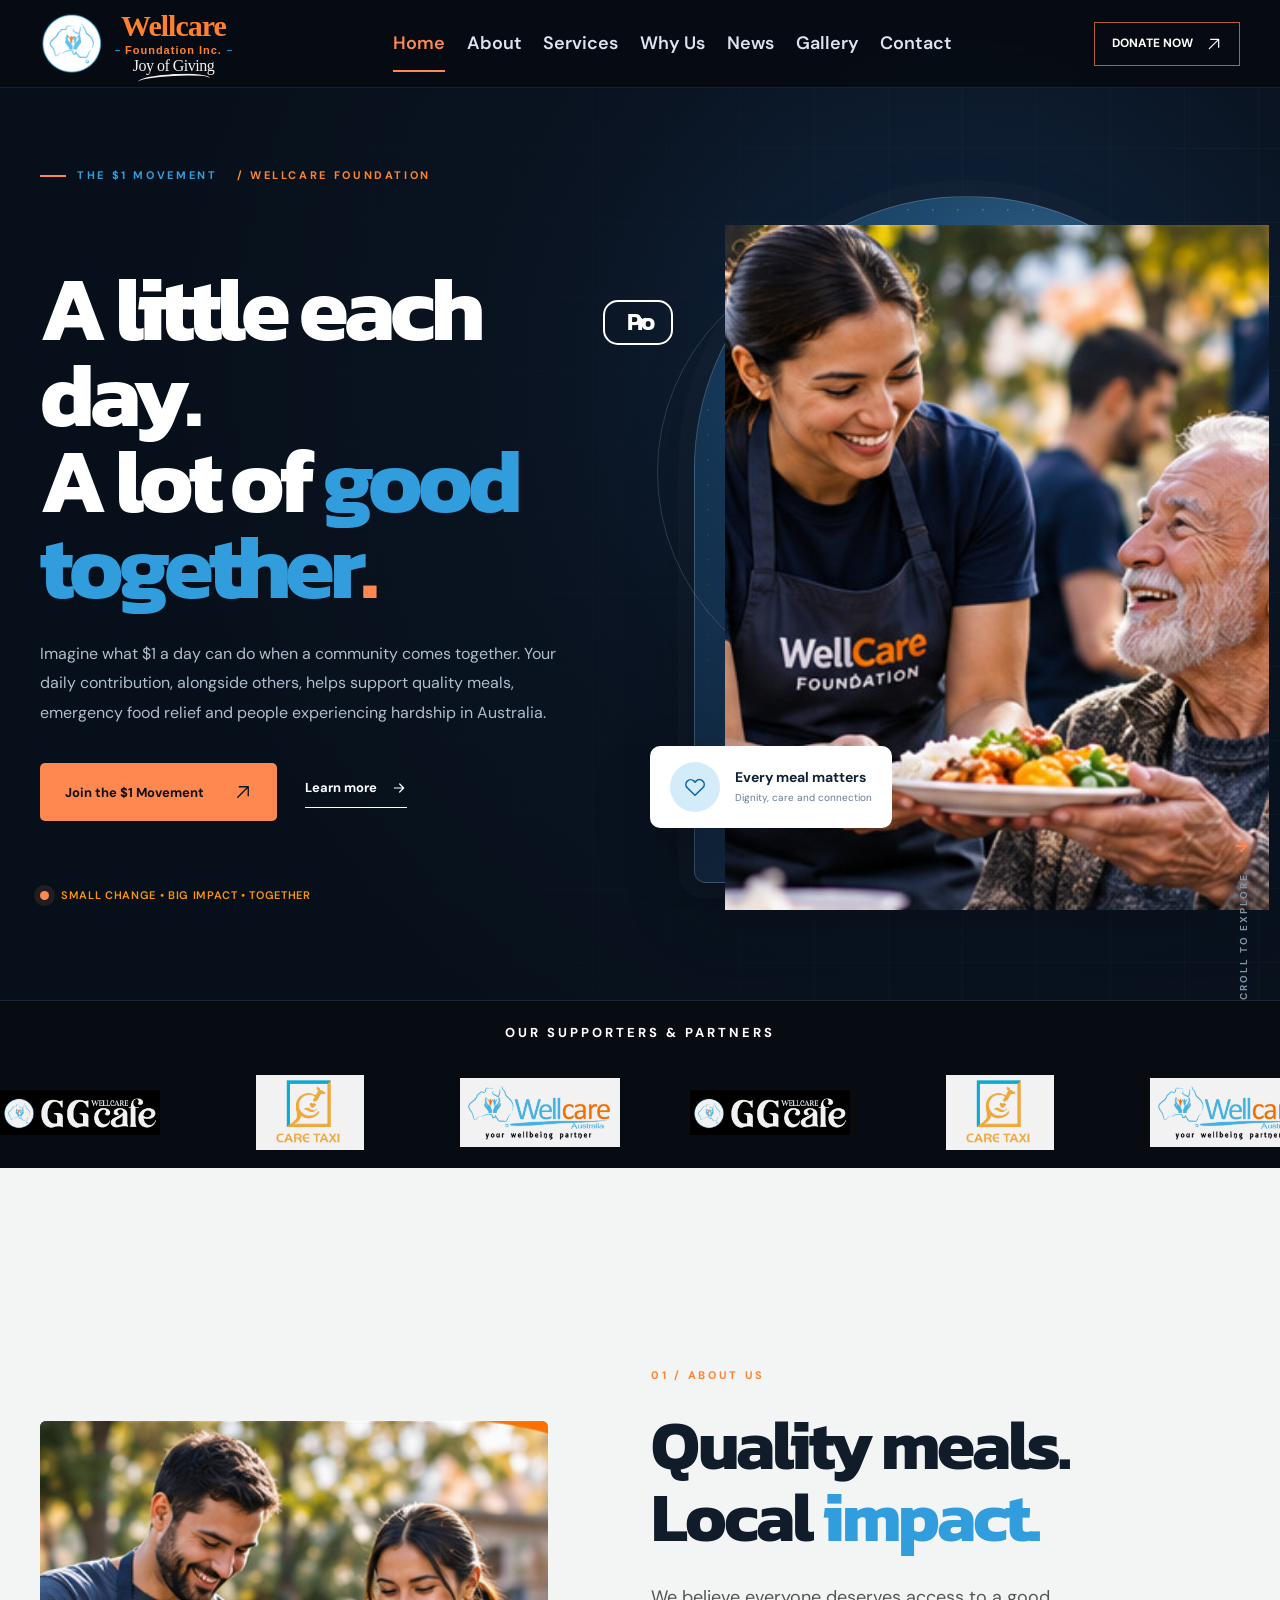
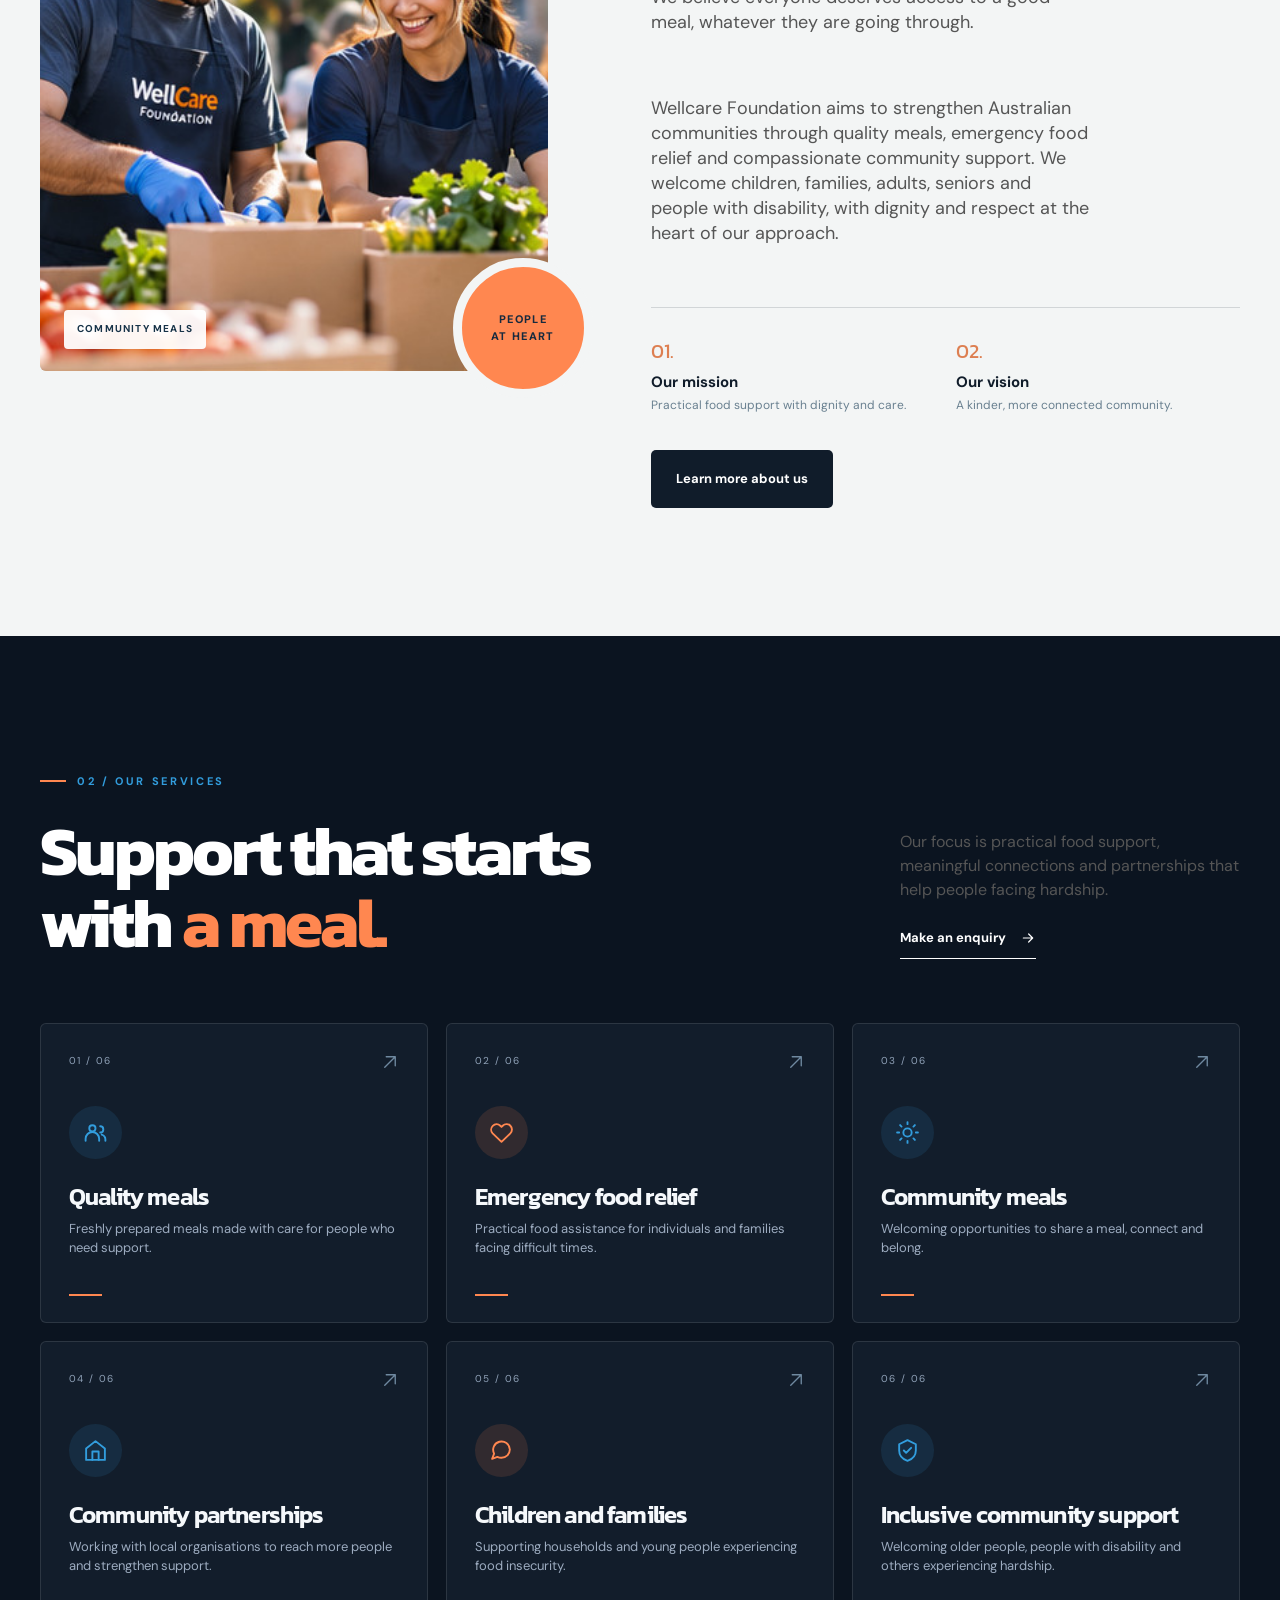
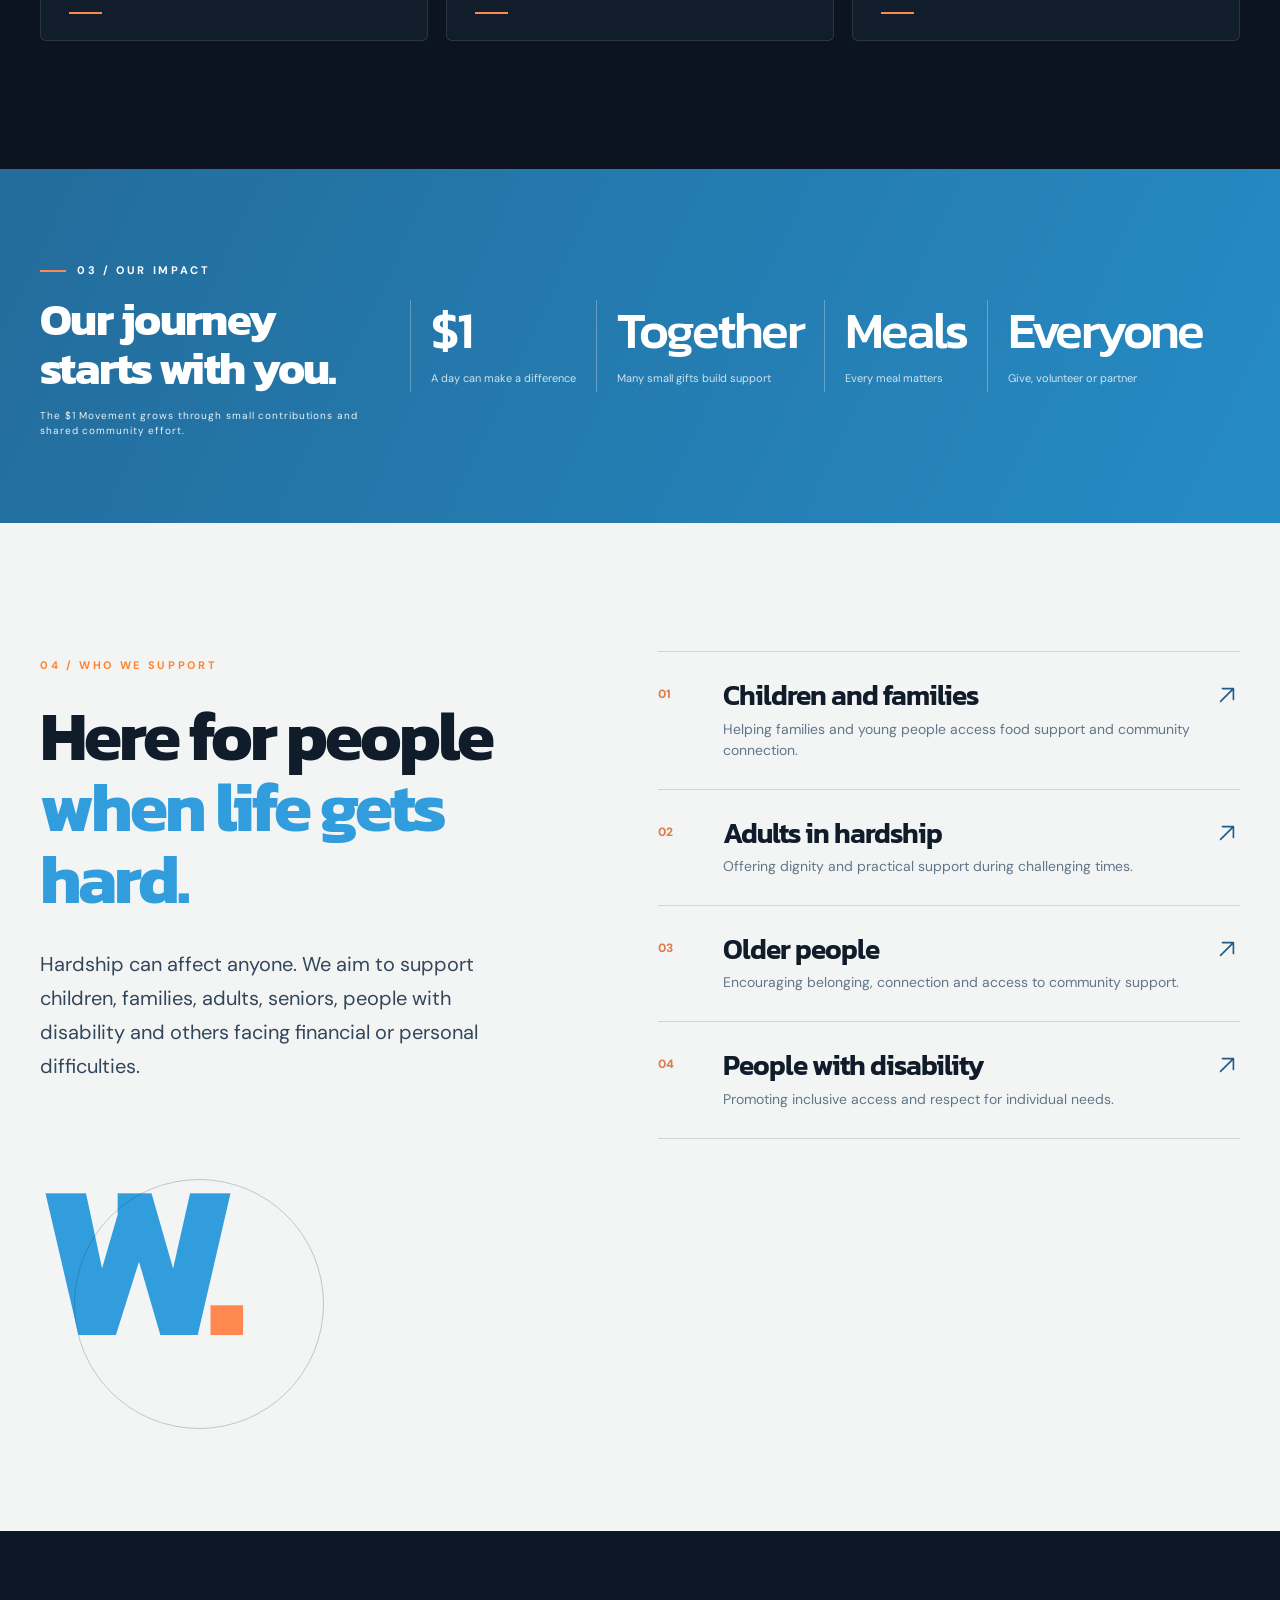
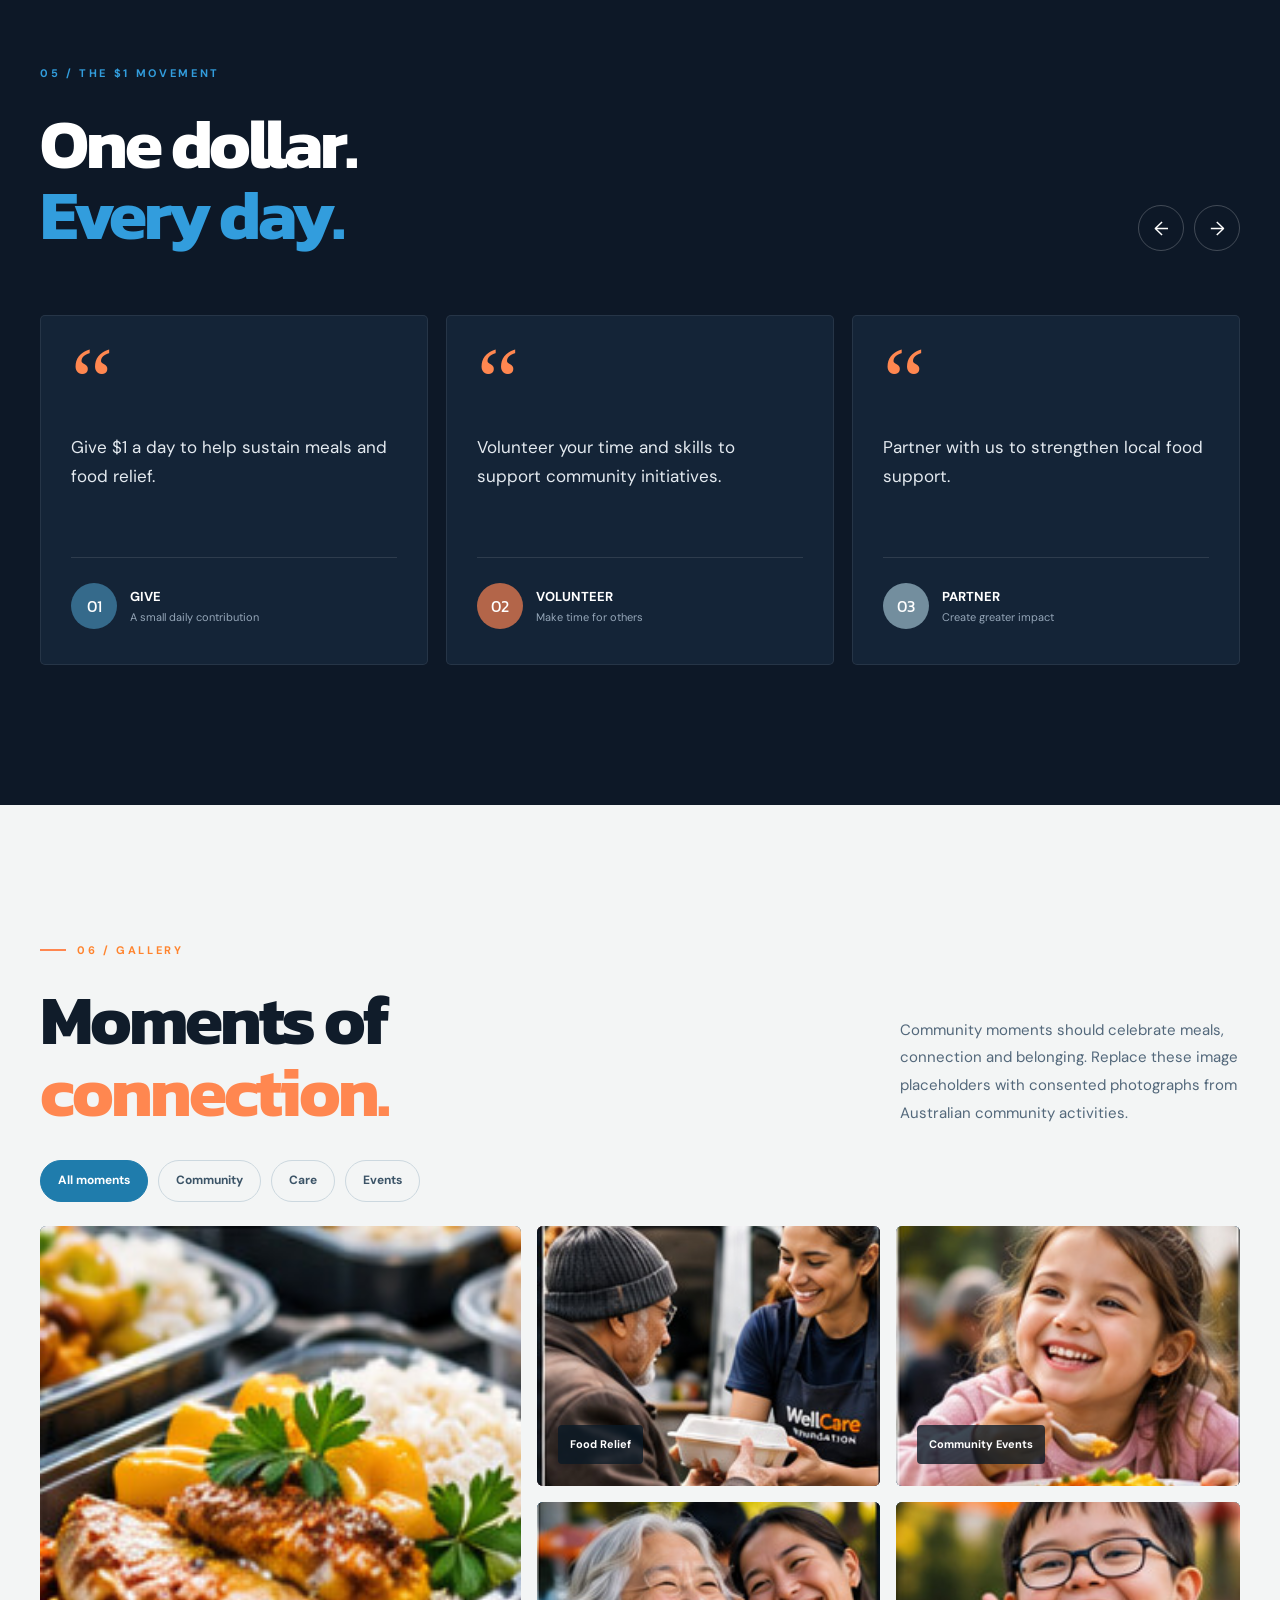
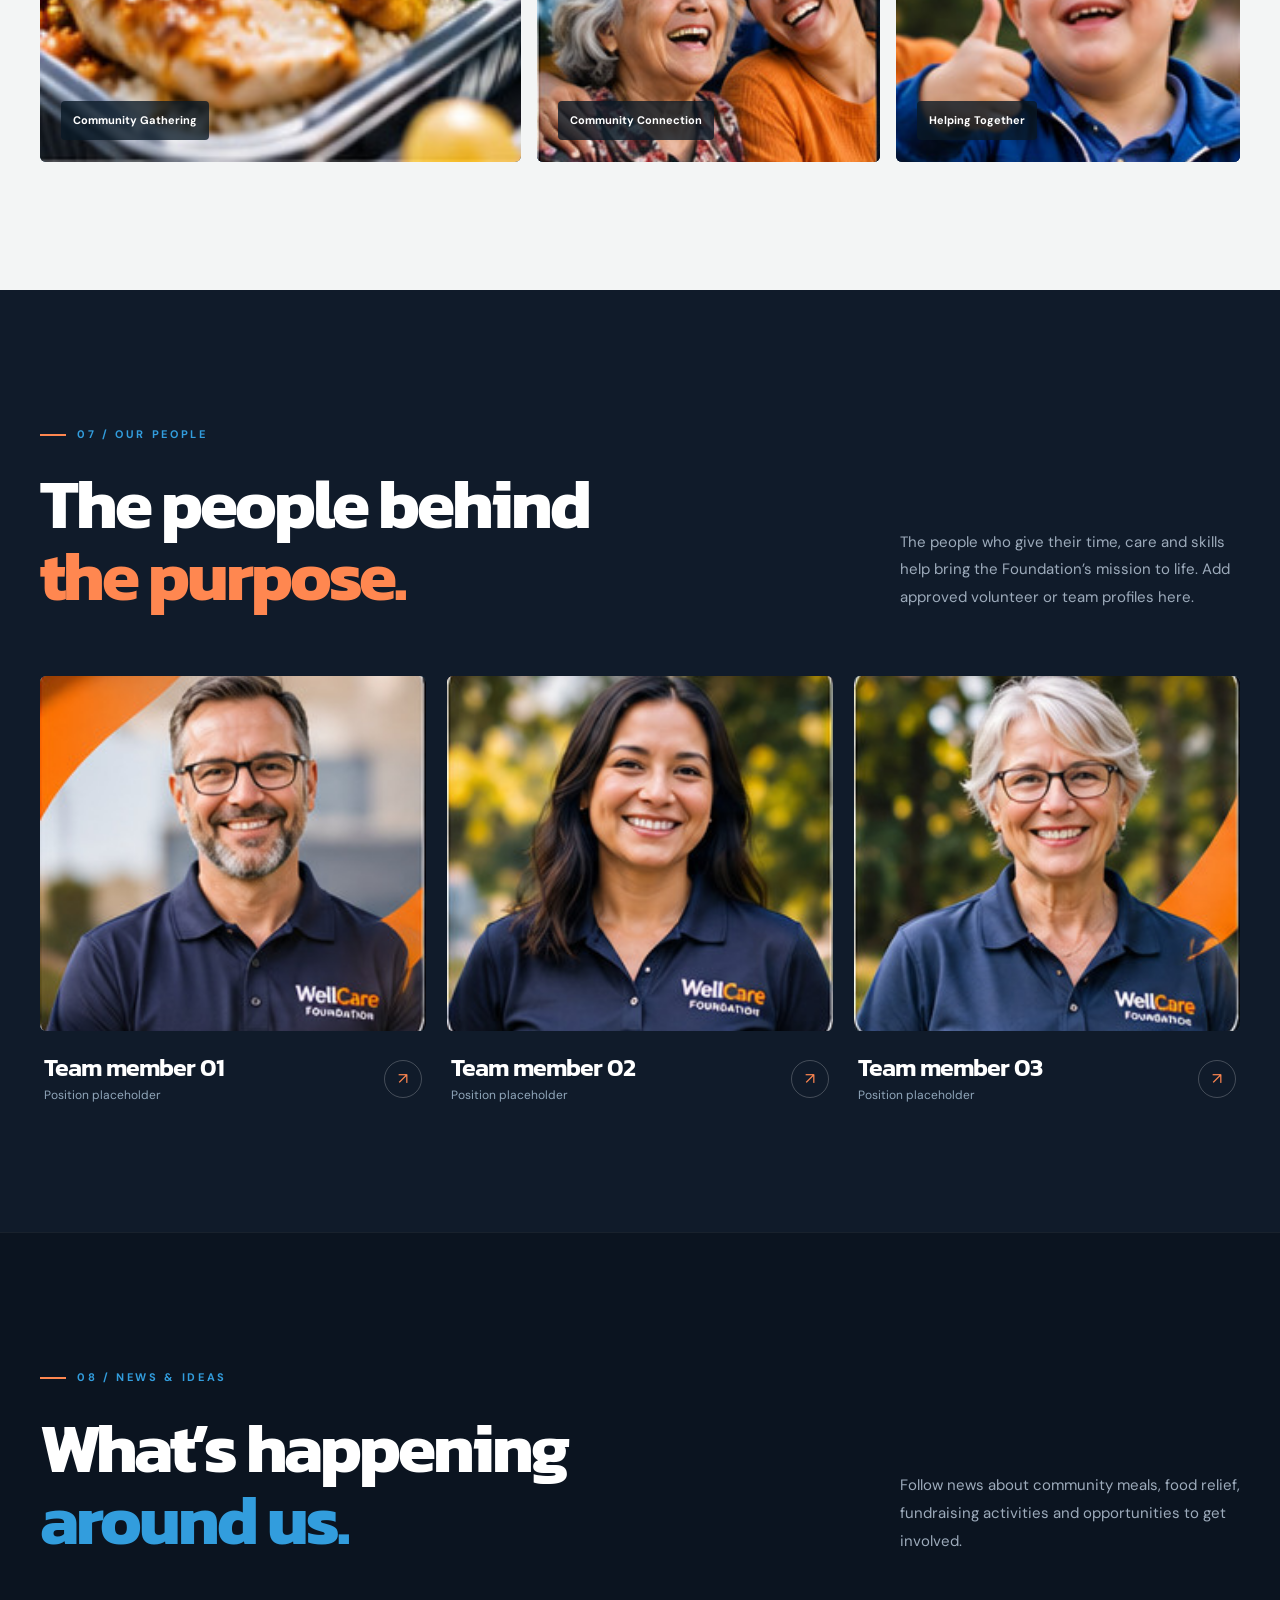
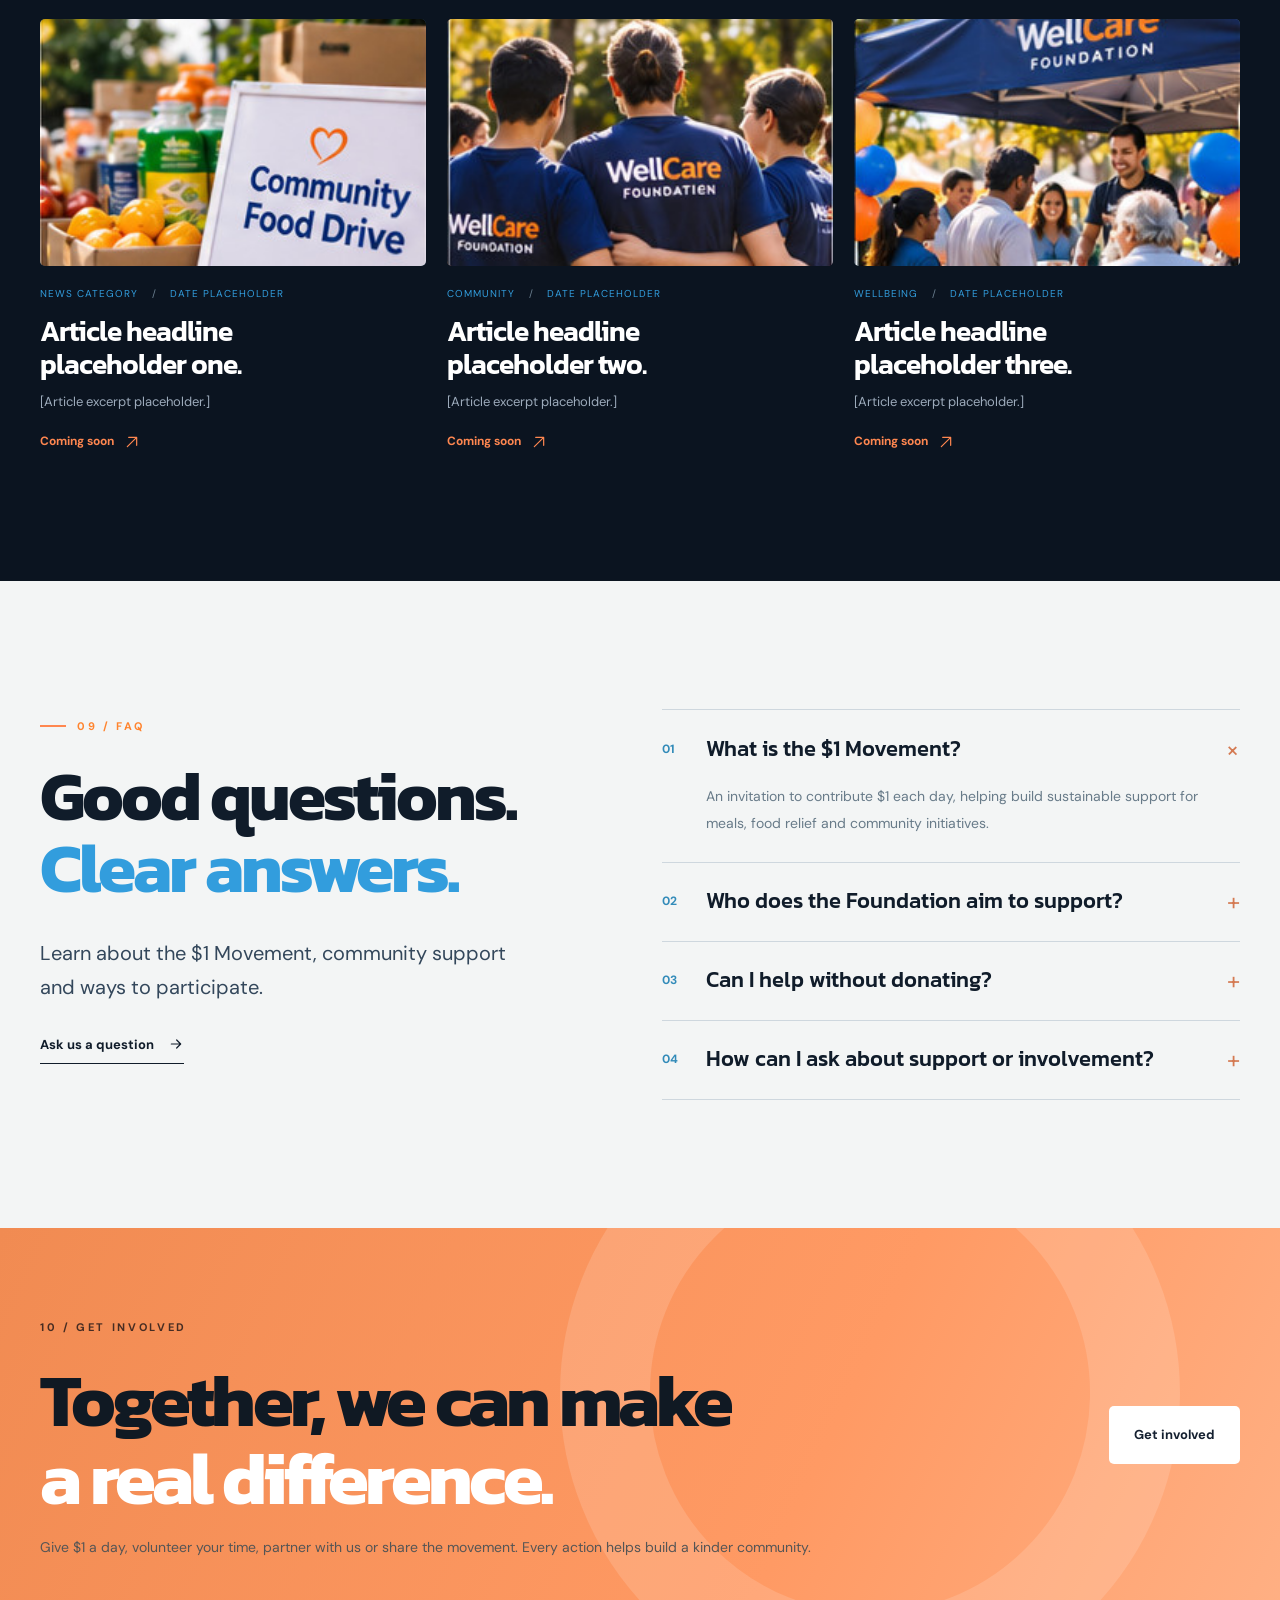
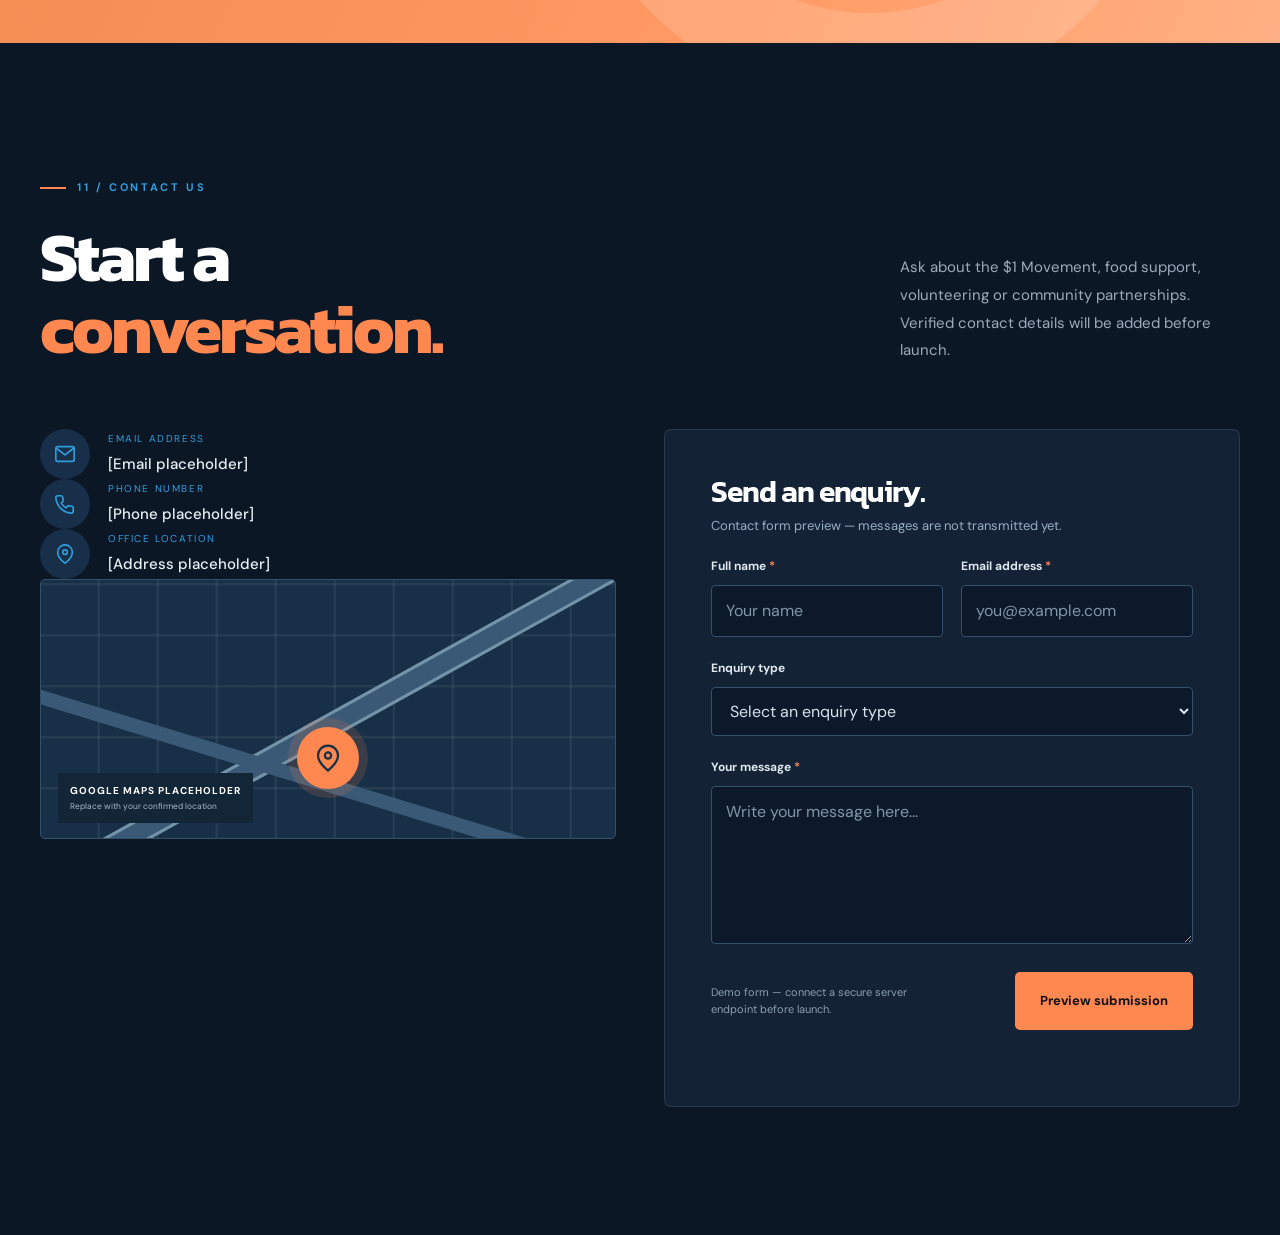
<file: index.html>
<!doctype html>
<html lang="en-AU">
<head>
<meta charset="utf-8"/>
<meta content="width=device-width, initial-scale=1" name="viewport"/>
<meta content="#090e16" name="theme-color"/>
<meta content="Join Wellcare Foundation's $1 Movement to support quality meals, emergency food relief and stronger communities across Australia." name="description"/>
<title>Wellcare Foundation | The $1 Movement</title>
<link href="css/wellcare-foundation-unified.css" rel="stylesheet"/>
<link href="https://fonts.googleapis.com" rel="preconnect"/>
<link crossorigin="" href="https://fonts.gstatic.com" rel="preconnect"/>
<link href="https://fonts.googleapis.com/css2?family=DM+Sans:wght@400;500;600;700&amp;family=Kanit:wght@400;500;600;700&amp;display=swap;family=Playwrite+AU+SA+Guides&display=swap;family=Great+Vibes&display=swap" rel="stylesheet"/>
<link href="css/style.css" rel="stylesheet"/>
<script src="https://code.jquery.com/jquery-3.7.1.min.js"></script>
<script defer="" src="js/main.js"></script>
<script defer="" src="js/wellcare-foundation-main.js"></script>
</head>
<body class="wf-site">
<a class="skip-link" href="#main-content">Skip to main content</a>
<div aria-hidden="true" class="scroll-progress"></div>
<!-- Local SVG icon system; no icon font/library required. -->
<svg aria-hidden="true" class="svg-sprite" focusable="false" xmlns="http://www.w3.org/2000/svg">
<symbol id="i-arrow" viewbox="0 0 24 24"><path d="M5 12h14m-6-6 6 6-6 6"></path></symbol>
<symbol id="i-arrow-up-right" viewbox="0 0 24 24"><path d="M5 19 19 5M7 5h12v12"></path></symbol>
<symbol id="i-arrow-up" viewbox="0 0 24 24"><path d="M12 19V5m-6 6 6-6 6 6"></path></symbol>
<symbol id="i-heart" viewbox="0 0 24 24"><path d="M20.5 5.5a5.2 5.2 0 0 0-7.35 0L12 6.65l-1.15-1.15a5.2 5.2 0 0 0-7.35 7.35L12 21l8.5-8.15a5.2 5.2 0 0 0 0-7.35Z"></path></symbol>
<symbol id="i-people" viewbox="0 0 24 24"><circle cx="9" cy="8" r="3"></circle><path d="M2.5 20v-2a6.5 6.5 0 0 1 13 0v2m1-14a3 3 0 0 1 0 6m1.5 2a5 5 0 0 1 3.5 4.8V20"></path></symbol>
<symbol id="i-spark" viewbox="0 0 24 24"><path d="m12 2 2.6 7.4L22 12l-7.4 2.6L12 22l-2.6-7.4L2 12l7.4-2.6L12 2Z"></path></symbol>
<symbol id="i-shield" viewbox="0 0 24 24"><path d="m12 2 8 4v6c0 5.1-3.4 8.4-8 10-4.6-1.6-8-4.9-8-10V6l8-4Z"></path><path d="m8.5 12 2.2 2.2 4.8-4.8"></path></symbol>
<symbol id="i-sun" viewbox="0 0 24 24"><circle cx="12" cy="12" r="4"></circle><path d="M12 2v2m0 16v2M4.9 4.9l1.4 1.4m11.4 11.4 1.4 1.4M2 12h2m16 0h2M4.9 19.1l1.4-1.4M17.7 6.3l1.4-1.4"></path></symbol>
<symbol id="i-home" viewbox="0 0 24 24"><path d="m3 10 9-7 9 7v11H3V10Z"></path><path d="M9 21v-8h6v8"></path></symbol>
<symbol id="i-message" viewbox="0 0 24 24"><path d="M20 11a8 8 0 0 1-8 8 8.8 8.8 0 0 1-4-.9L3 20l1.9-5A8 8 0 1 1 20 11Z"></path></symbol>
<symbol id="i-pin" viewbox="0 0 24 24"><path d="M20 10c0 6-8 12-8 12S4 16 4 10a8 8 0 1 1 16 0Z"></path><circle cx="12" cy="10" r="2.5"></circle></symbol>
<symbol id="i-mail" viewbox="0 0 24 24"><rect height="16" rx="2" width="20" x="2" y="4"></rect><path d="m3 6 9 7 9-7"></path></symbol>
<symbol id="i-phone" viewbox="0 0 24 24"><path d="M21 16.5V20a2 2 0 0 1-2.2 2C9.7 21.2 2.8 14.3 2 5.2A2 2 0 0 1 4 3h3.5a2 2 0 0 1 2 1.7l.5 3a2 2 0 0 1-.6 1.8L7.8 11a16 16 0 0 0 5.2 5.2l1.5-1.6a2 2 0 0 1 1.8-.6l3 .5a2 2 0 0 1 1.7 2.2Z"></path></symbol>
<symbol id="i-plus" viewbox="0 0 24 24"><path d="M12 5v14M5 12h14"></path></symbol>
<symbol id="i-image" viewbox="0 0 24 24"><rect height="18" rx="3" width="20" x="2" y="3"></rect><circle cx="8" cy="9" r="2"></circle><path d="m3 18 6-5 4 3 4-5 4 4"></path></symbol>
<symbol id="i-play" viewbox="0 0 24 24"><path d="m8 5 11 7-11 7V5Z"></path></symbol>
</svg>
<div aria-label="Site header" data-include="components/header.html" id="site-header"></div>

<main id="main-content">
<!-- 01 / HERO -->
<section aria-labelledby="hero-title" class="hero" id="home">
<div aria-hidden="true" class="hero__texture"></div>
<div class="container hero__inner">
<div class="hero__copy">
<div class="eyebrow eyebrow--light"><span class="eyebrow__dash"></span> THE $1 MOVEMENT <span class="eyebrow__index">/ WELLCARE FOUNDATION</span></div>
<h1 class="hero__title" id="hero-title">A little each day.<br/>A lot of <em>good together<span class="accent-dot">.</span></em></h1>
<p class="hero__intro">Imagine what $1 a day can do when a community comes together. Your daily contribution, alongside others, helps support quality meals, emergency food relief and people experiencing hardship in Australia.</p>
<div class="hero__actions"><a class="btn btn--orange" href="#get-involved">Join the $1 Movement <svg class="icon"><use href="#i-arrow-up-right"></use></svg></a><a class="text-link text-link--light" href="#about">Learn more <svg class="icon"><use href="#i-arrow"></use></svg></a></div>
<div class="hero__bottom"><span aria-hidden="true" class="hero__pulse"></span><span>Small change • Big impact • Together</span></div>
</div>
<div aria-label="Decorative abstract image placeholder" class="hero__art">
<div aria-hidden="true" class="hero__art-grid"></div>
<div aria-hidden="true" class="hero__art-orbit hero__art-orbit--one"></div>
<div aria-hidden="true" class="hero__art-orbit hero__art-orbit--two"></div>
<div aria-hidden="true" class="hero__art-circle"></div>
<div aria-hidden="true" class="hero__art-figure"></div>
<span class="hero__art-caption" style="display:block;width:100%;height:100%;"><!-- IMAGE: replace img/hero-community.jpg with your actual image file --><img alt="Australian community members sharing a meal" decoding="async" fetchpriority="high" src="img/hero-community.jpg" style="display:block;width:100%;height:100%;object-fit:cover;"/></span>
<!-- <span aria-hidden="true" class="hero__art-number">W.</span> -->
<div class="hero__floating-card"><span class="round-icon round-icon--blue"><svg class="icon"><use href="#i-heart"></use></svg></span><span><strong>Every meal matters</strong><small>Dignity, care and connection</small></span></div>
</div>
</div>
<div aria-hidden="true" class="hero__side-note">SCROLL TO EXPLORE <span>↓</span></div>
</section>
<!-- MOVING KEYWORDS -->

<!-- PARTNER LOGO TICKER -->
<div class="ticker" aria-label="Our supporters and partners">
    <div class="partners__heading">
    <span>OUR SUPPORTERS & PARTNERS</span>
  </div>

  <div class="ticker__track">

    <!-- Original logos -->
    <div class="ticker__group">
      <img src="img/partners/ggcafe.png" alt="GG Café">
      <b aria-hidden="true"></b>

      <img src="img/partners/caretaxi.png" alt="Care Taxi">
      <b aria-hidden="true"></b>

      <img src="img/partners/wellcareaus.png"
           alt="Wellcare Australia">
      <b aria-hidden="true"></b>
    </div>

    <!-- Duplicate logos -->
    <div class="ticker__group" aria-hidden="true">
      <img src="img/partners/ggcafe.png" alt="">
      <b></b>

      <img src="img/partners/caretaxi.png" alt="">
      <b></b>

      <img src="img/partners/wellcareaus.png" alt="">
      <b></b>
    </div>
    <!-- hgh -->
    <div class="ticker__group" aria-hidden="true">
      <img src="img/partners/ggcafe.png" alt="">
      <b></b>

      <img src="img/partners/caretaxi.png" alt="">
      <b></b>

      <img src="img/partners/wellcareaus.png" alt="">
      <b></b>
    </div>

  </div>
</div>


<!-- 02 / ABOUT -->
<section aria-labelledby="about-title" class="section section--light about" id="about">
<div class="container about__grid">
<div class="about__image reveal">
<div class="media-placeholder media-placeholder--about" style="position:relative;overflow:hidden;"><!-- IMAGE: replace img/about-community.jpg with your actual image file --><img alt="Community volunteers preparing food together" decoding="async" loading="lazy" src="img/about-community.jpg" style="position:absolute;inset:0;width:100%;height:100%;object-fit:cover;"/>
<div class="media-placeholder__decor media-placeholder__decor--circle"></div>
<div class="media-placeholder__decor media-placeholder__decor--square"></div>
<div class="media-placeholder__tag">COMMUNITY MEALS</div>
</div>
<div class="about__seal">
  <!-- <img src="" alt="Wellcare Logo" class="about__seal-logo"> -->

  <div class="about__seal-text">
    <span>PEOPLE</span>
    <span>AT HEART</span>
  </div>
</div>
</div>
<div class="about__content reveal">
<div class="eyebrow">01 / ABOUT US</div>
<h2 class="section-title" id="about-title">Quality meals.<br/>Local <span class="text-blue">impact.</span></h2>
<p class="section-lead">We believe everyone deserves access to a good meal, whatever they are going through.</p>
<p class="body-copy">Wellcare Foundation aims to strengthen Australian communities through quality meals, emergency food relief and compassionate community support. We welcome children, families, adults, seniors and people with disability, with dignity and respect at the heart of our approach.</p>
<div class="about__mini-grid">
<div><span class="about__line-number">01.</span><strong>Our mission</strong><small>Practical food support with dignity and care.</small></div>
<div><span class="about__line-number">02.</span><strong>Our vision</strong><small>A kinder, more connected community.</small></div>
</div>
<a class="btn btn--dark" href="about.html">Learn more about us</a>
</div>
</div>
</section>
<!-- 03 / SERVICES -->
<section aria-labelledby="services-title" class="section section--dark services" id="services">
<div class="container">
<div class="section-heading reveal">
<div><div class="eyebrow eyebrow--light"><span class="eyebrow__dash"></span> 02 / OUR SERVICES</div><h2 class="section-title section-title--light" id="services-title">Support that starts<br/>with <span class="text-orange">a meal.</span></h2></div>
<div class="section-heading__aside"><p>Our focus is practical food support, meaningful connections and partnerships that help people facing hardship.</p><a class="text-link text-link--light" href="#contact">Make an enquiry <svg class="icon"><use href="#i-arrow"></use></svg></a></div>
</div>
<div class="services__grid">
<article class="service-card reveal"><span class="service-card__top"><span class="service-card__number">01 / 06</span><svg class="icon icon--arrow"><use href="#i-arrow-up-right"></use></svg></span><span class="service-card__icon"><svg class="icon"><use href="#i-people"></use></svg></span><h3>Quality meals</h3><p>Freshly prepared meals made with care for people who need support.</p><span class="service-card__rule"></span></article>
<article class="service-card reveal"><span class="service-card__top"><span class="service-card__number">02 / 06</span><svg class="icon icon--arrow"><use href="#i-arrow-up-right"></use></svg></span><span class="service-card__icon"><svg class="icon"><use href="#i-heart"></use></svg></span><h3>Emergency food relief</h3><p>Practical food assistance for individuals and families facing difficult times.</p><span class="service-card__rule"></span></article>
<article class="service-card reveal"><span class="service-card__top"><span class="service-card__number">03 / 06</span><svg class="icon icon--arrow"><use href="#i-arrow-up-right"></use></svg></span><span class="service-card__icon"><svg class="icon"><use href="#i-sun"></use></svg></span><h3>Community meals</h3><p>Welcoming opportunities to share a meal, connect and belong.</p><span class="service-card__rule"></span></article>
<article class="service-card reveal"><span class="service-card__top"><span class="service-card__number">04 / 06</span><svg class="icon icon--arrow"><use href="#i-arrow-up-right"></use></svg></span><span class="service-card__icon"><svg class="icon"><use href="#i-home"></use></svg></span><h3>Community partnerships</h3><p>Working with local organisations to reach more people and strengthen support.</p><span class="service-card__rule"></span></article>
<article class="service-card reveal"><span class="service-card__top"><span class="service-card__number">05 / 06</span><svg class="icon icon--arrow"><use href="#i-arrow-up-right"></use></svg></span><span class="service-card__icon"><svg class="icon"><use href="#i-message"></use></svg></span><h3>Children and families</h3><p>Supporting households and young people experiencing food insecurity.</p><span class="service-card__rule"></span></article>
<article class="service-card reveal"><span class="service-card__top"><span class="service-card__number">06 / 06</span><svg class="icon icon--arrow"><use href="#i-arrow-up-right"></use></svg></span><span class="service-card__icon"><svg class="icon"><use href="#i-shield"></use></svg></span><h3>Inclusive community support</h3><p>Welcoming older people, people with disability and others experiencing hardship.</p><span class="service-card__rule"></span></article>
</div>
</div>
</section>
<!-- 04 / ANIMATED COUNTERS (EXPLICIT DEMO PLACEHOLDERS) -->
<section aria-labelledby="stats-title" class="stats" id="impact">
<div class="container">
<div class="stats__intro"><div class="eyebrow eyebrow--light"><span class="eyebrow__dash"></span> 03 / OUR IMPACT</div><h2 id="stats-title">Our journey<br/>starts with you.</h2><p>The $1 Movement grows through small contributions and shared community effort.</p></div>
<div class="stats__grid">
<div class="stat"><span class="stat__value">$1</span><span class="stat__label">A day can make a difference</span></div>
<div class="stat"><span class="stat__value">Together</span><span class="stat__label">Many small gifts build support</span></div>
<div class="stat"><span class="stat__value">Meals</span><span class="stat__label">Every meal matters</span></div>
<div class="stat"><span class="stat__value">Everyone</span><span class="stat__label">Give, volunteer or partner</span></div>
</div>
</div>
</section>
<!-- 05 / WHY CHOOSE US -->
<section aria-labelledby="why-title" class="section section--light why" id="why-us">
<div class="container why__grid">
<div class="why__intro reveal"><div class="eyebrow">04 / WHO WE SUPPORT</div><h2 class="section-title" id="why-title">Here for people<br/><span class="text-blue">when life gets hard.</span></h2><p class="section-lead">Hardship can affect anyone. We aim to support children, families, adults, seniors, people with disability and others facing financial or personal difficulties.</p><div aria-hidden="true" class="why__graphic"><span>W<span>.</span></span><div class="why__graphic-ring"></div></div></div>
<div class="why__list">
<article class="why-item reveal"><span class="why-item__number">01</span><div><h3>Children and families</h3><p>Helping families and young people access food support and community connection.</p></div><svg class="icon"><use href="#i-arrow-up-right"></use></svg></article>
<article class="why-item reveal"><span class="why-item__number">02</span><div><h3>Adults in hardship</h3><p>Offering dignity and practical support during challenging times.</p></div><svg class="icon"><use href="#i-arrow-up-right"></use></svg></article>
<article class="why-item reveal"><span class="why-item__number">03</span><div><h3>Older people</h3><p>Encouraging belonging, connection and access to community support.</p></div><svg class="icon"><use href="#i-arrow-up-right"></use></svg></article>
<article class="why-item reveal"><span class="why-item__number">04</span><div><h3>People with disability</h3><p>Promoting inclusive access and respect for individual needs.</p></div><svg class="icon"><use href="#i-arrow-up-right"></use></svg></article>
</div>
</div>
</section>
<!-- 06 / TESTIMONIALS -->
<section aria-labelledby="testimonials-title" class="section section--dark testimonials" id="testimonials">
<div class="container">
<div class="section-heading reveal"><div><div class="eyebrow eyebrow--light">05 / THE $1 MOVEMENT</div><h2 class="section-title section-title--light" id="testimonials-title">One dollar.<br/><span class="text-blue">Every day.</span></h2></div><div class="carousel-controls"><button aria-label="Previous testimonial" class="circle-button" data-slider-prev="" type="button">←</button><button aria-label="Next testimonial" class="circle-button" data-slider-next="" type="button">→</button></div></div>
<div aria-label="Testimonial placeholder cards" class="testimonials__track" data-testimonial-slider="" tabindex="0">
<article class="quote-card"><span aria-hidden="true" class="quote-card__mark">“</span><p>Give $1 a day to help sustain meals and food relief.</p><div class="quote-card__person"><span aria-hidden="true" class="avatar avatar--one">01</span><span><strong>GIVE</strong><small>A small daily contribution</small></span></div></article>
<article class="quote-card"><span aria-hidden="true" class="quote-card__mark">“</span><p>Volunteer your time and skills to support community initiatives.</p><div class="quote-card__person"><span aria-hidden="true" class="avatar avatar--two">02</span><span><strong>VOLUNTEER</strong><small>Make time for others</small></span></div></article>
<article class="quote-card"><span aria-hidden="true" class="quote-card__mark">“</span><p>Partner with us to strengthen local food support.</p><div class="quote-card__person"><span aria-hidden="true" class="avatar avatar--three">03</span><span><strong>PARTNER</strong><small>Create greater impact</small></span></div></article>
</div>
</div>
</section>
<!-- 07 / GALLERY WITH WORKING FILTERS -->
<section aria-labelledby="gallery-title" class="section section--light gallery" id="gallery">
<div class="container">
<div class="section-heading section-heading--bottom reveal"><div><div class="eyebrow"><span class="eyebrow__dash"></span> 06 / GALLERY</div><h2 class="section-title" id="gallery-title">Moments of<br/><span class="text-orange">connection.</span></h2></div><p class="section-heading__aside">Community moments should celebrate meals, connection and belonging. Replace these image placeholders with consented photographs from Australian community activities.</p></div>
<div aria-label="Filter gallery" class="filter-bar">
<button aria-pressed="true" class="filter-button is-active" data-filter="all" type="button">All moments</button>
<button aria-pressed="false" class="filter-button" data-filter="community" type="button">Community</button>
<button aria-pressed="false" class="filter-button" data-filter="care" type="button">Care</button>
<button aria-pressed="false" class="filter-button" data-filter="events" type="button">Events</button>
</div>
<div class="gallery__grid">

<!-- GALLERY IMAGE 01 -->
<div class="gallery-tile gallery-tile--large gallery-tile--a reveal" data-gallery-category="community">

    <div class="gallery-tile__art">
        <img src="img/gallery-01.jpg" alt="Community members gathering around a shared table"
            class="gallery-tile__image" loading="lazy">
    </div>

    <span class="gallery-tile__label">
        Community Gathering
    </span>
</div>

<!-- GALLERY IMAGE 02 -->
<div class="gallery-tile gallery-tile--b reveal" data-gallery-category="care">

    <div class="gallery-tile__art">
        <img src="img/gallery-02.jpg" alt="Volunteers preparing community meal packs" class="gallery-tile__image"
            loading="lazy">
    </div>

    <span class="gallery-tile__label">
        Food Relief
    </span>
</div>

<!-- GALLERY IMAGE 03 -->
<div class="gallery-tile gallery-tile--c reveal" data-gallery-category="events">

    <div class="gallery-tile__art">
        <img src="img/gallery-03.jpg" alt="Community fundraising event" class="gallery-tile__image" loading="lazy">
    </div>

    <span class="gallery-tile__label">
        Community Events
    </span>
</div>

<!-- GALLERY IMAGE 04 -->
<div class="gallery-tile gallery-tile--d reveal" data-gallery-category="community">

    <div class="gallery-tile__art">
        <img src="img/gallery-04.jpg" alt="Neighbours connecting at a community gathering" class="gallery-tile__image"
            loading="lazy">
    </div>

    <span class="gallery-tile__label">
        Community Connection
    </span>
</div>

<!-- GALLERY IMAGE 05 -->
<div class="gallery-tile gallery-tile--e reveal" data-gallery-category="care">

    <div class="gallery-tile__art">
        <img src="img/gallery-05.jpg" alt="Volunteers distributing food to community members"
            class="gallery-tile__image" loading="lazy">
    </div>

    <span class="gallery-tile__label">
        Helping Together
    </span>
</div>

</div>
</div>
</section>
<!-- 08 / TEAM -->
<section aria-labelledby="team-title" class="section section--dark team" id="team">
<div class="container">
<div class="section-heading reveal"><div><div class="eyebrow eyebrow--light"><span class="eyebrow__dash"></span> 07 / OUR PEOPLE</div><h2 class="section-title section-title--light" id="team-title">The people behind<br/><span class="text-orange">the purpose.</span></h2></div><p class="section-heading__aside">The people who give their time, care and skills help bring the Foundation’s mission to life. Add approved volunteer or team profiles here.</p></div>
<div class="team__grid">
<article class="team-card reveal"><div class="team-card__media team-card__media--one" style="position:relative;overflow:hidden;"><!-- IMAGE: replace img/team-01.jpg with your actual image file --><img alt="Approved portrait of team member 01" decoding="async" loading="lazy" src="img/team-01.jpg" style="position:absolute;inset:0;width:100%;height:100%;object-fit:cover;"/></div><div class="team-card__content"><div><h3>Team member 01</h3><p>Position placeholder</p></div><span aria-hidden="true" class="team-card__plus">↗</span></div></article>
<article class="team-card reveal"><div class="team-card__media team-card__media--two" style="position:relative;overflow:hidden;"><!-- IMAGE: replace img/team-02.jpg with your actual image file --><img alt="Approved portrait of team member 02" decoding="async" loading="lazy" src="img/team-02.jpg" style="position:absolute;inset:0;width:100%;height:100%;object-fit:cover;"/></div><div class="team-card__content"><div><h3>Team member 02</h3><p>Position placeholder</p></div><span aria-hidden="true" class="team-card__plus">↗</span></div></article>
<article class="team-card reveal"><div class="team-card__media team-card__media--three" style="position:relative;overflow:hidden;"><!-- IMAGE: replace img/team-03.jpg with your actual image file --><img alt="Approved portrait of team member 03" decoding="async" loading="lazy" src="img/team-03.jpg" style="position:absolute;inset:0;width:100%;height:100%;object-fit:cover;"/></div><div class="team-card__content"><div><h3>Team member 03</h3><p>Position placeholder</p></div><span aria-hidden="true" class="team-card__plus">↗</span></div></article>
</div>
</div>
</section>
<!-- 09 / BLOG -->
<section aria-labelledby="blog-title" class="section section--dark blog" id="news">
<div class="container">
<div class="section-heading reveal"><div><div class="eyebrow eyebrow--light"><span class="eyebrow__dash"></span> 08 / NEWS &amp; IDEAS</div><h2 class="section-title section-title--light" id="blog-title">What’s happening<br/><span class="text-blue">around us.</span></h2></div><p class="section-heading__aside">Follow news about community meals, food relief, fundraising activities and opportunities to get involved.</p></div>
<div class="blog__grid">
<article class="news-card reveal"><div class="news-card__image news-card__image--a" style="position:relative;overflow:hidden;"><!-- IMAGE: replace img/news-01.jpg with your actual image file --><img alt="Community meal initiative" decoding="async" loading="lazy" src="img/news-01.jpg" style="position:absolute;inset:0;width:100%;height:100%;object-fit:cover;"/></div><div class="news-card__meta"><span>NEWS CATEGORY</span><span>DATE PLACEHOLDER</span></div><h3>Article headline placeholder one.</h3><p>[Article excerpt placeholder.]</p><span class="news-card__text-link">Coming soon <svg class="icon"><use href="#i-arrow-up-right"></use></svg></span></article>
<article class="news-card reveal"><div class="news-card__image news-card__image--b" style="position:relative;overflow:hidden;"><!-- IMAGE: replace img/news-02.jpg with your actual image file --><img alt="Volunteers supporting food relief" decoding="async" loading="lazy" src="img/news-02.jpg" style="position:absolute;inset:0;width:100%;height:100%;object-fit:cover;"/></div><div class="news-card__meta"><span>COMMUNITY</span><span>DATE PLACEHOLDER</span></div><h3>Article headline placeholder two.</h3><p>[Article excerpt placeholder.]</p><span class="news-card__text-link">Coming soon <svg class="icon"><use href="#i-arrow-up-right"></use></svg></span></article>
<article class="news-card reveal"><div class="news-card__image news-card__image--c" style="position:relative;overflow:hidden;"><!-- IMAGE: replace img/news-03.jpg with your actual image file --><img alt="Foundation fundraising activity" decoding="async" loading="lazy" src="img/news-03.jpg" style="position:absolute;inset:0;width:100%;height:100%;object-fit:cover;"/></div><div class="news-card__meta"><span>WELLBEING</span><span>DATE PLACEHOLDER</span></div><h3>Article headline placeholder three.</h3><p>[Article excerpt placeholder.]</p><span class="news-card__text-link">Coming soon <svg class="icon"><use href="#i-arrow-up-right"></use></svg></span></article>
</div>
</div>
</section>
<!-- 10 / FAQ -->
<section aria-labelledby="faq-title" class="section section--light faq" id="faq">
<div class="container faq__grid">
<div class="faq__intro reveal"><div class="eyebrow"><span class="eyebrow__dash"></span> 09 / FAQ</div><h2 class="section-title" id="faq-title">Good questions.<br/><span class="text-blue">Clear answers.</span></h2><p class="section-lead">Learn about the $1 Movement, community support and ways to participate.</p><a class="text-link" href="#contact">Ask us a question <svg class="icon"><use href="#i-arrow"></use></svg></a></div>
<div class="faq__items reveal">
<details class="faq-item" open=""><summary><span>01</span> What is the $1 Movement? <span class="faq-item__plus">+</span></summary><p>An invitation to contribute $1 each day, helping build sustainable support for meals, food relief and community initiatives.</p></details>
<details class="faq-item"><summary><span>02</span> Who does the Foundation aim to support? <span class="faq-item__plus">+</span></summary><p>People experiencing hardship across the community, including children, families, adults, seniors and people with disability.</p></details>
<details class="faq-item"><summary><span>03</span> Can I help without donating? <span class="faq-item__plus">+</span></summary><p>Yes. You can volunteer, partner with the Foundation or help share the $1 Movement.</p></details>
<details class="faq-item"><summary><span>04</span> How can I ask about support or involvement? <span class="faq-item__plus">+</span></summary><p>Use the contact form below to make an enquiry. Availability and eligibility should be confirmed directly with the Foundation.</p></details>
</div>
</div>
</section>
<!-- 11 / CTA -->
<section aria-labelledby="cta-title" class="cta" id="get-involved">
<div class="container cta__inner reveal"><div><div class="eyebrow eyebrow--light">10 / GET INVOLVED</div><h2 id="cta-title">Together, we can make<br/><em>a real difference.</em></h2><p>Give $1 a day, volunteer your time, partner with us or share the movement. Every action helps build a kinder community.</p></div><a class="btn btn--white" href="#contact">Get involved</a><div aria-hidden="true" class="cta__shape"></div></div>
</section>
<!-- 12 / CONTACT + MAP PLACEHOLDER -->
<section aria-labelledby="contact-title" class="section section--dark contact" id="contact">
<div class="container">
<div class="section-heading reveal"><div><div class="eyebrow eyebrow--light"><span class="eyebrow__dash"></span> 11 / CONTACT US</div><h2 class="section-title section-title--light" id="contact-title">Start a<br/><span class="text-orange">conversation.</span></h2></div><p class="section-heading__aside">Ask about the $1 Movement, food support, volunteering or community partnerships. Verified contact details will be added before launch.</p></div>
<div class="contact__grid">
<div class="contact__details reveal">
<div class="contact-item"><span class="round-icon"><svg class="icon"><use href="#i-mail"></use></svg></span><div><span class="contact-item__label">EMAIL ADDRESS</span><strong>[Email placeholder]</strong></div></div>
<div class="contact-item"><span class="round-icon"><svg class="icon"><use href="#i-phone"></use></svg></span><div><span class="contact-item__label">PHONE NUMBER</span><strong>[Phone placeholder]</strong></div></div>
<div class="contact-item"><span class="round-icon"><svg class="icon"><use href="#i-pin"></use></svg></span><div><span class="contact-item__label">OFFICE LOCATION</span><strong>[Address placeholder]</strong></div></div>
<div aria-label="Placeholder for embedded Google Map. No real location is shown." class="map-placeholder" role="img"><span aria-hidden="true" class="map-placeholder__grid"></span><span class="map-placeholder__pin"><svg class="icon"><use href="#i-pin"></use></svg></span><span class="map-placeholder__caption">GOOGLE MAPS PLACEHOLDER<br/><small>Replace with your confirmed location</small></span></div>
</div>
<form class="contact-form reveal" id="contact-form" novalidate="">
<div class="contact-form__heading"><h3>Send an enquiry.</h3><p>Contact form preview — messages are not transmitted yet.</p></div>
<div class="field-row"><div class="field"><label for="contact-name">Full name <span aria-hidden="true">*</span></label><input autocomplete="name" id="contact-name" name="name" placeholder="Your name" required=""/></div><div class="field"><label for="contact-email">Email address <span aria-hidden="true">*</span></label><input autocomplete="email" id="contact-email" name="email" placeholder="you@example.com" required="" type="email"/></div></div>
<div class="field"><label for="contact-subject">Enquiry type</label><select id="contact-subject" name="subject"><option value="">Select an enquiry type</option><option>The $1 Movement</option><option>Food and community support</option><option>Volunteering</option><option>Partnerships</option></select></div>
<div class="field"><label for="contact-message">Your message <span aria-hidden="true">*</span></label><textarea id="contact-message" minlength="10" name="message" placeholder="Write your message here..." required="" rows="5"></textarea></div>
<div class="contact-form__bottom"><p>Demo form — connect a secure server endpoint before launch.</p><button class="btn btn--orange" type="submit">Preview submission</button></div>
<p aria-live="polite" class="form-status" id="contact-form-status" role="status"></p>
</form>
</div>
</div>
</section>
</main>
<!-- <div id="site-footer" data-include="components/footer.html" aria-label="Site footer"></div> -->
<button aria-label="Back to top" class="back-to-top" type="button"><svg class="icon"><use href="#i-arrow-up"></use></svg></button>
</body>
</html>
</file>
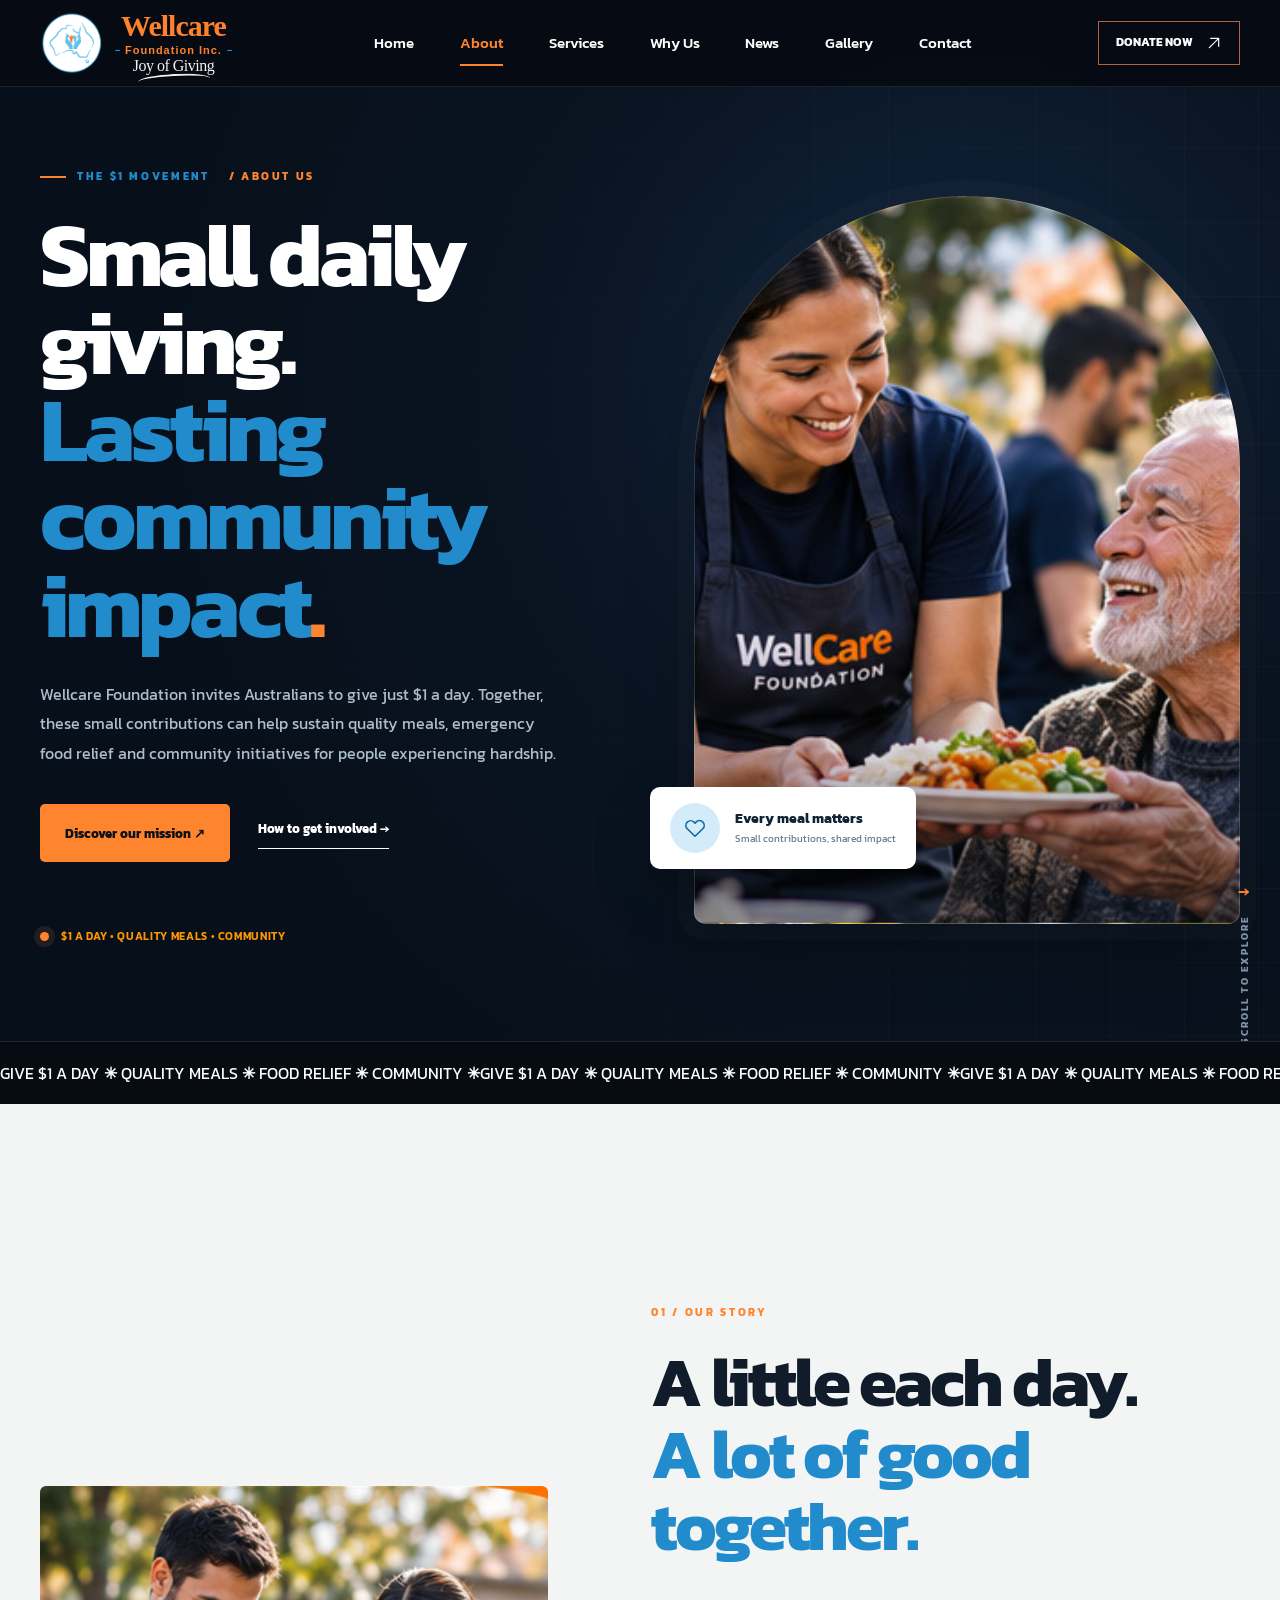
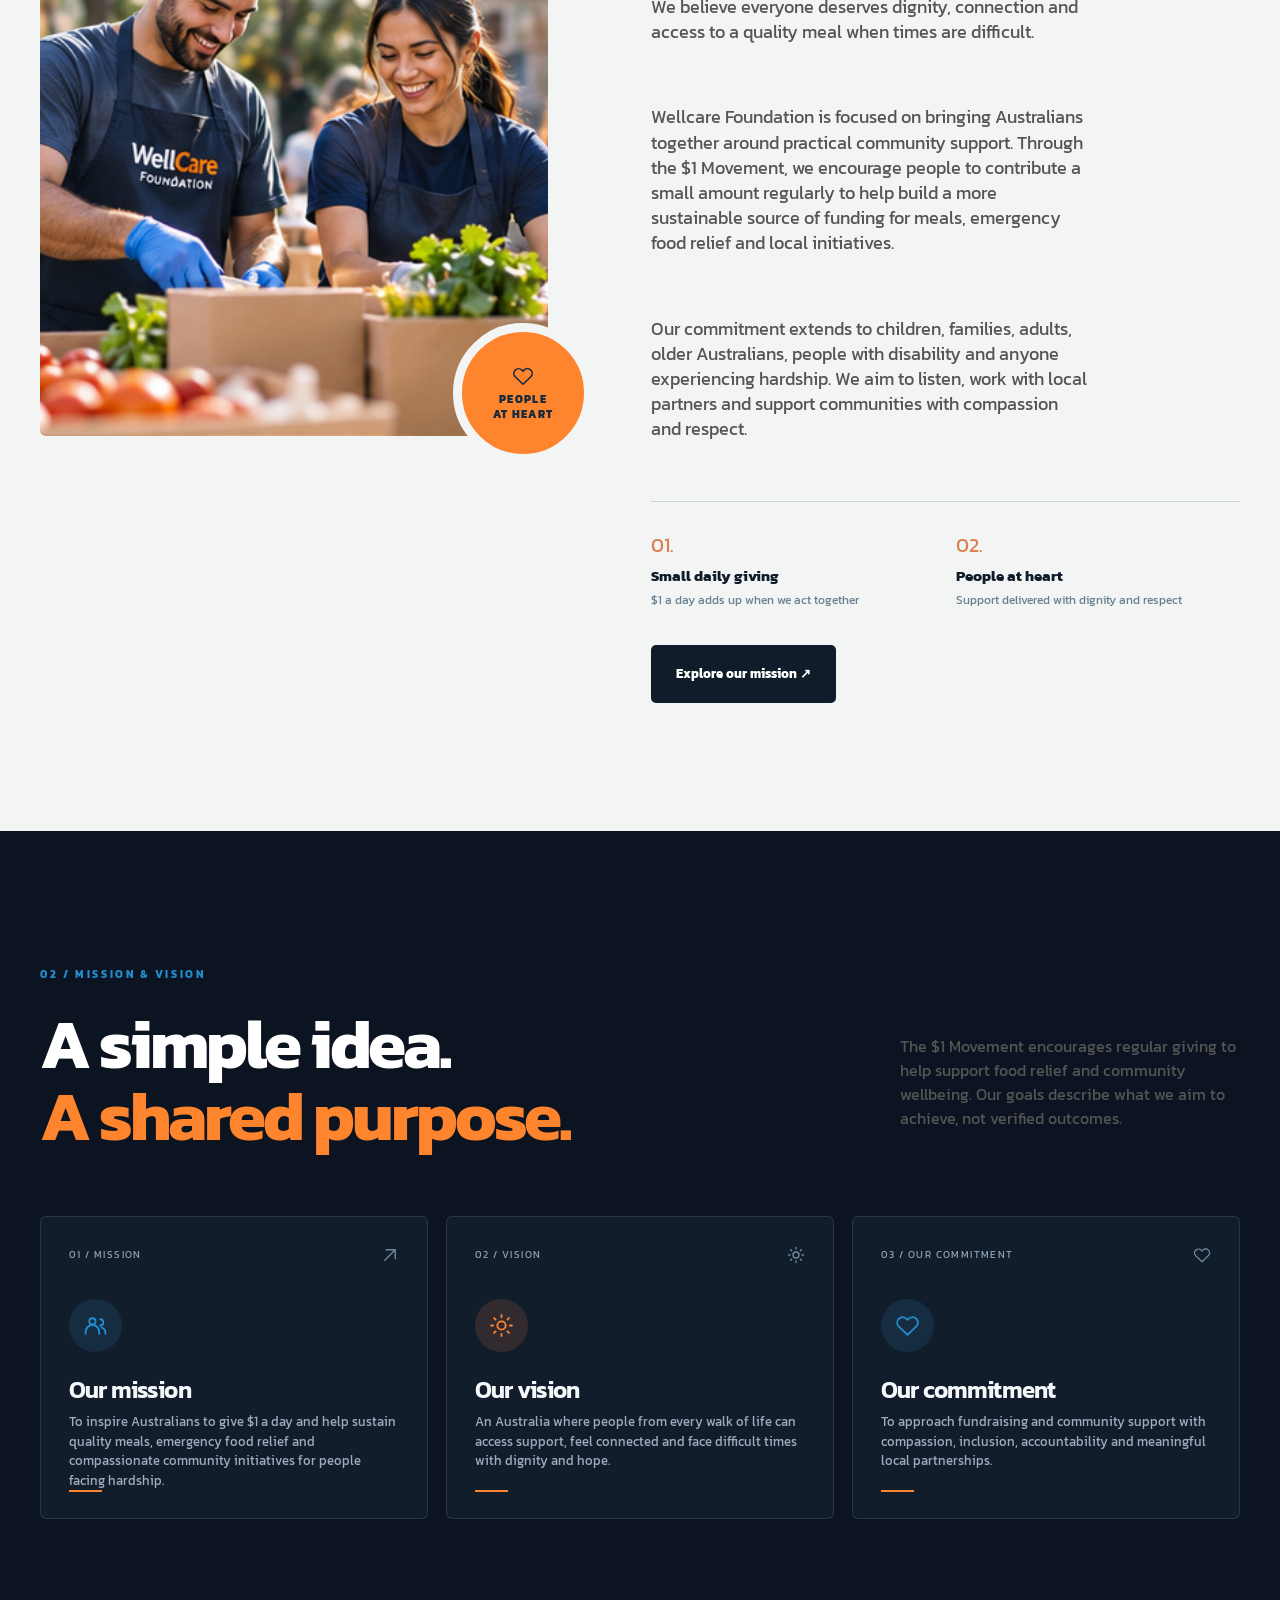
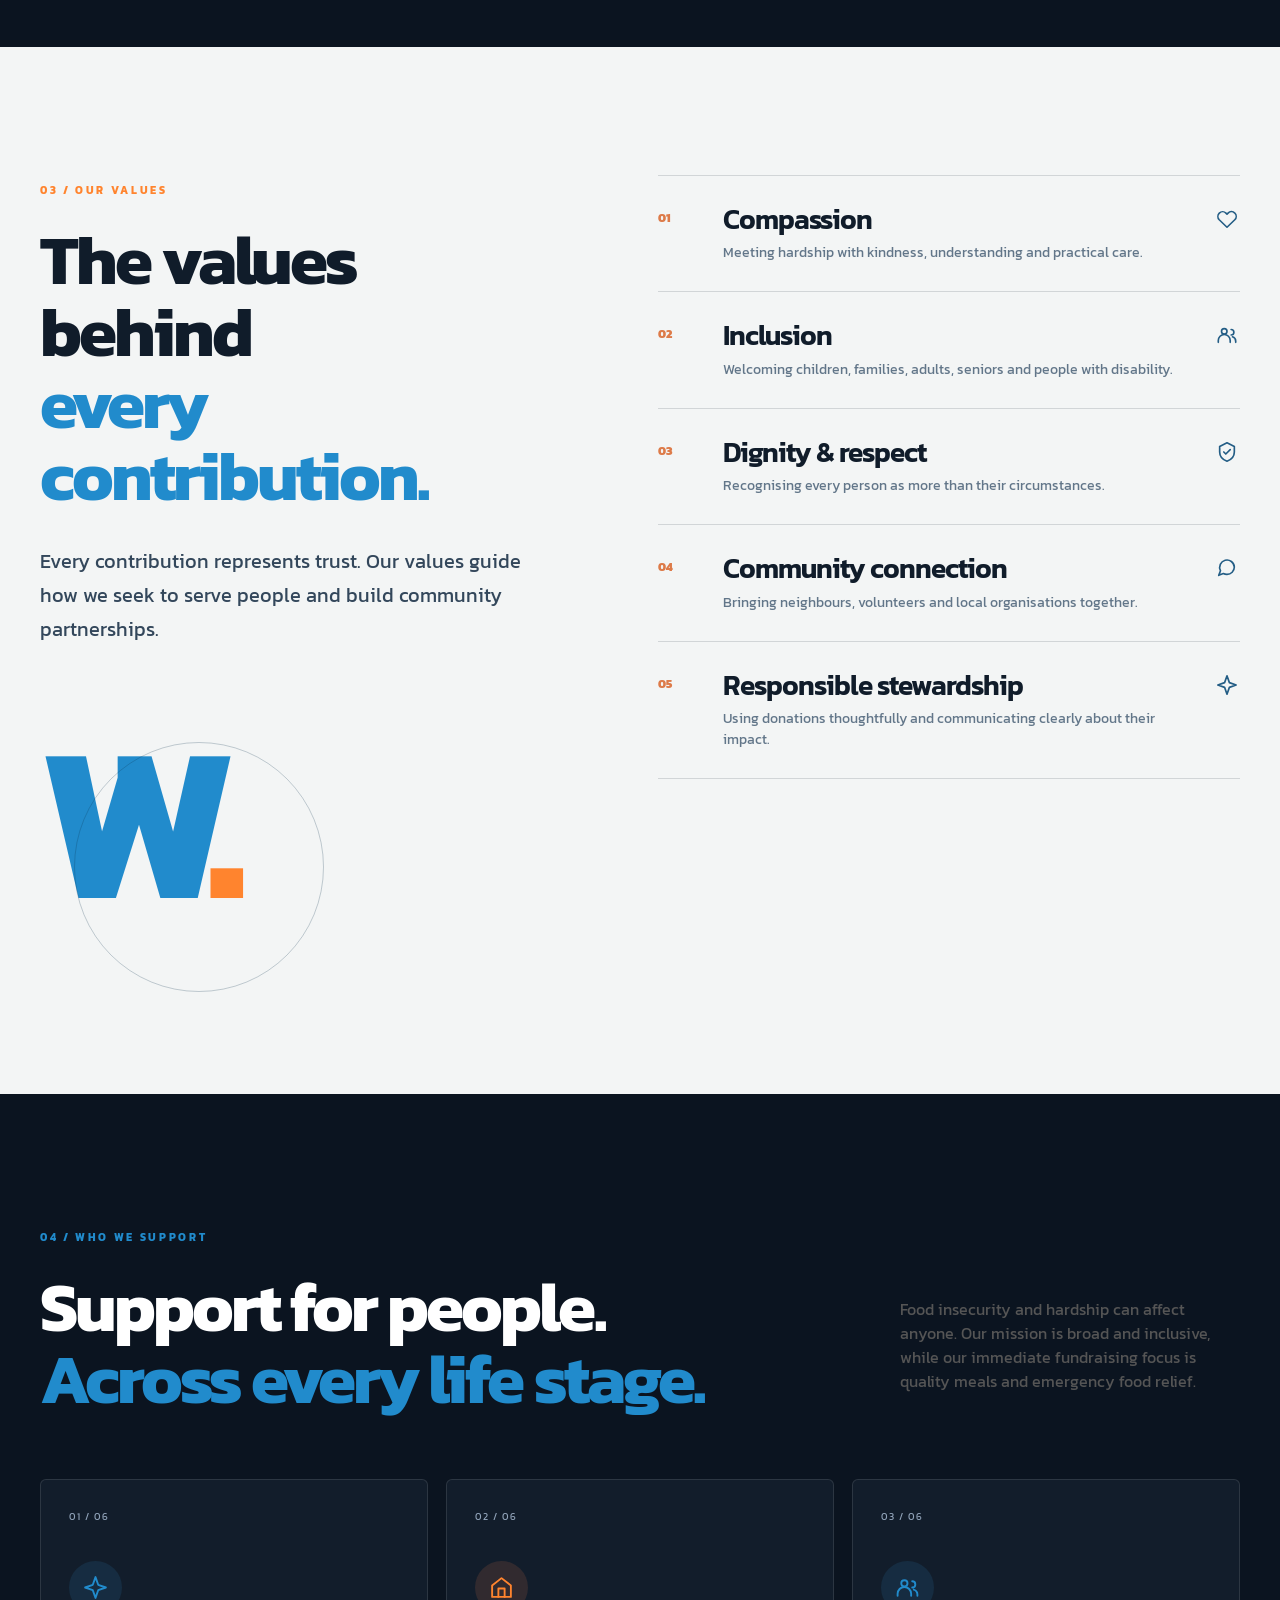
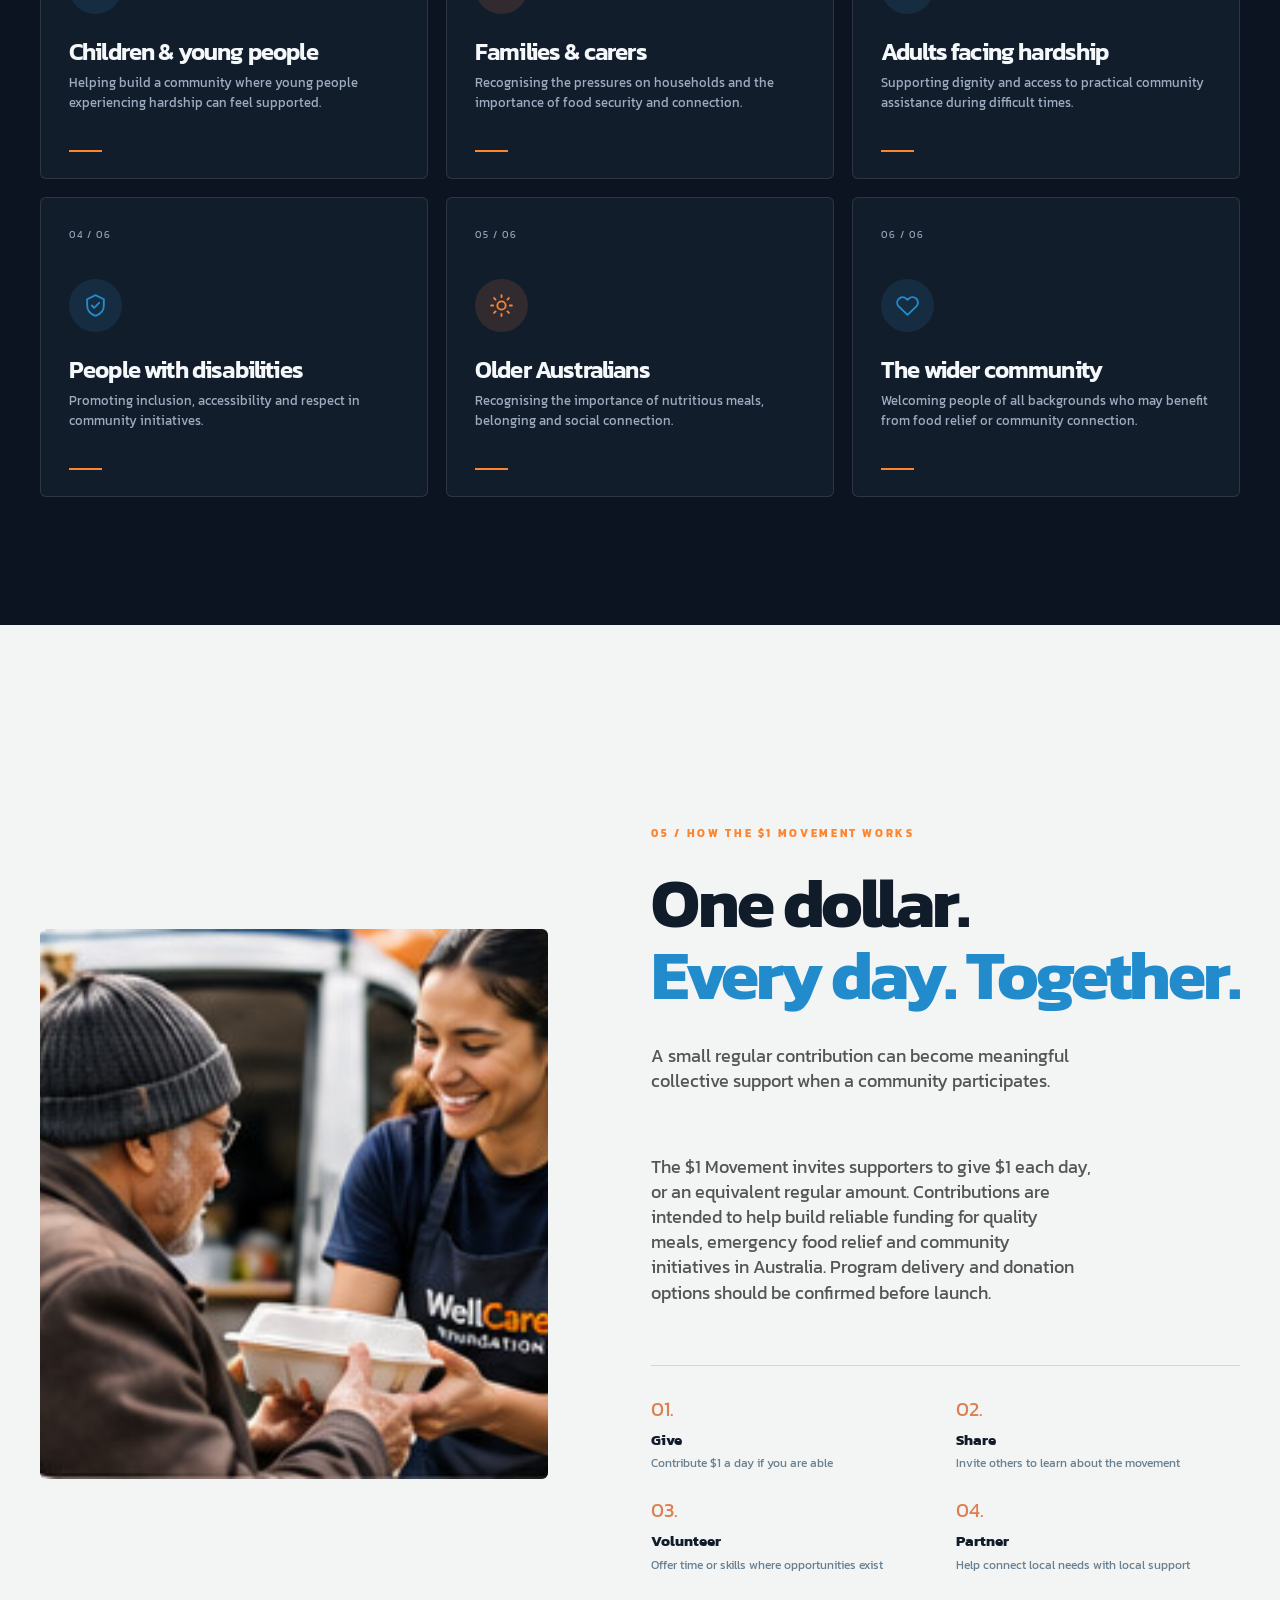
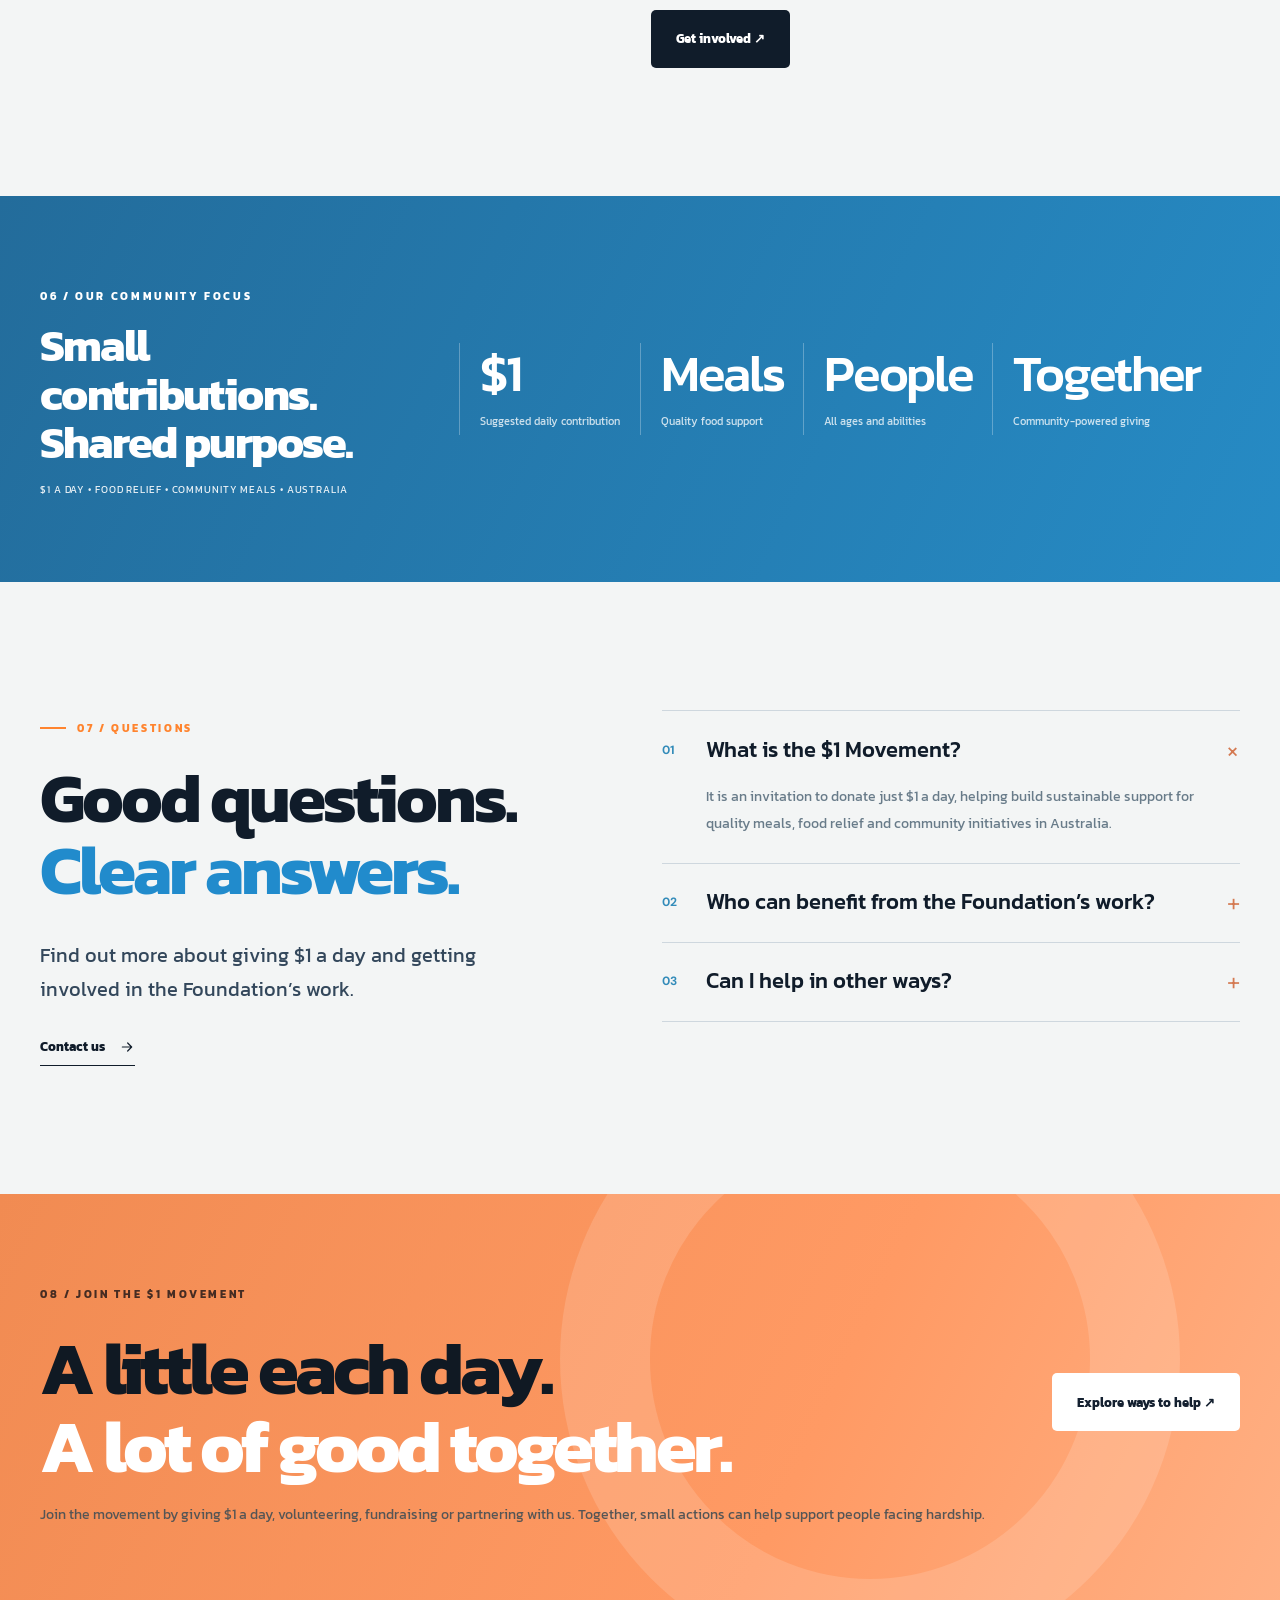
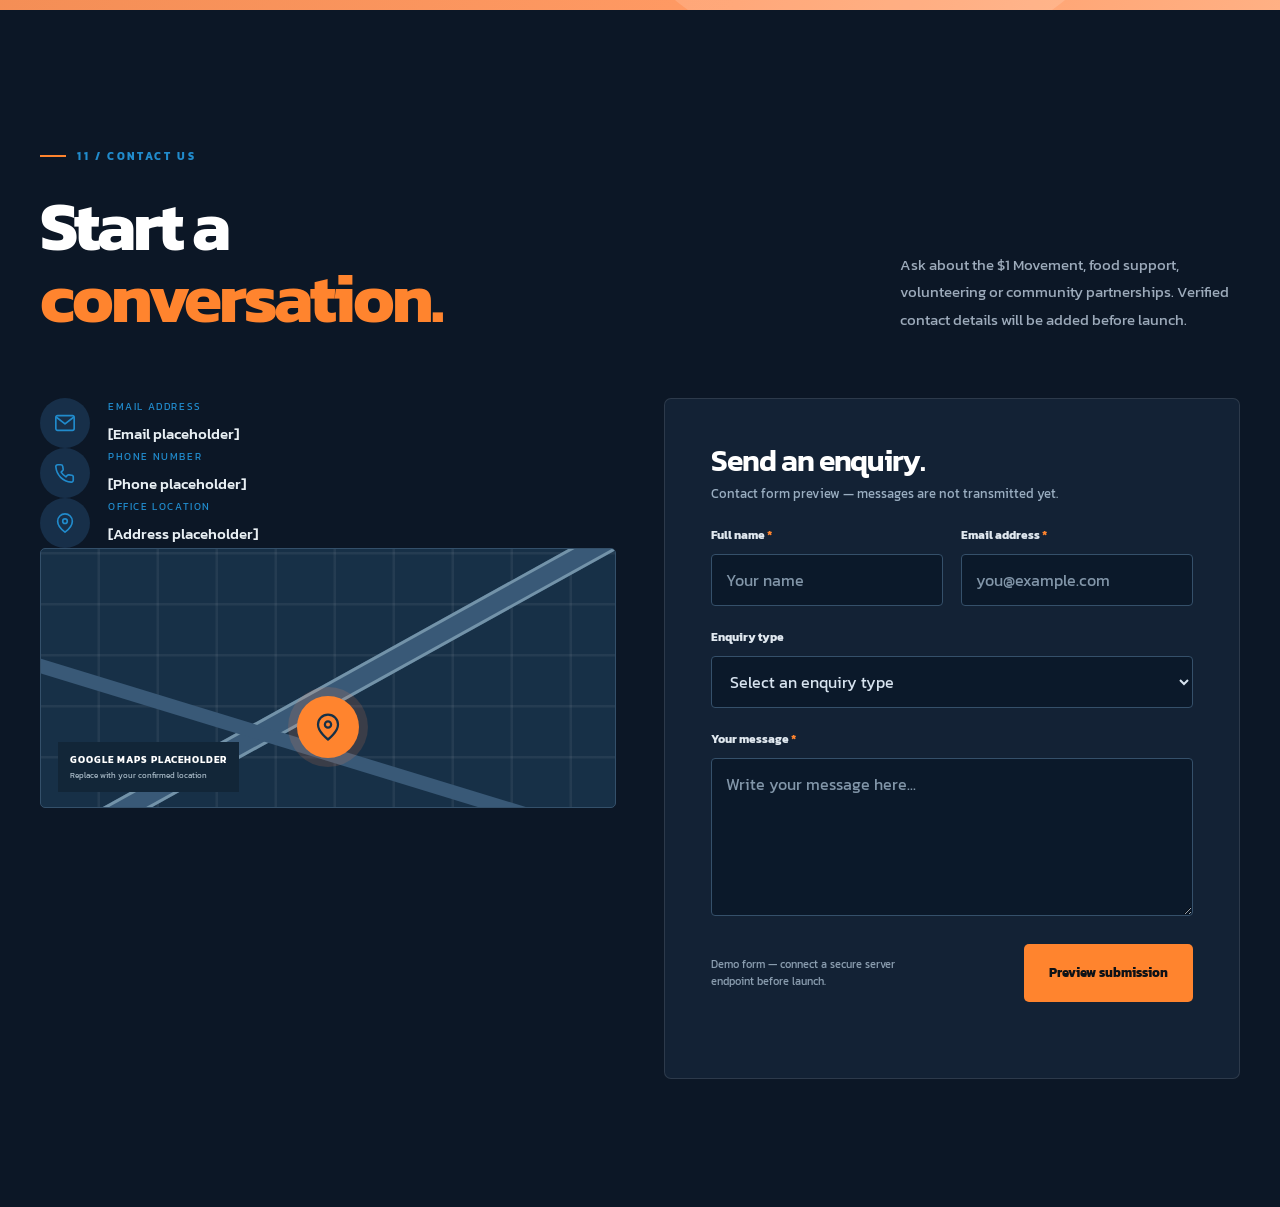
<file: about.html>
<!doctype html>
<html lang="en-AU">
<head>
<meta charset="utf-8"/>
<meta content="width=device-width, initial-scale=1" name="viewport"/>
<meta content="#070c13" name="theme-color"/>
<meta content="Learn about Wellcare Foundation's $1 a Day Movement, our mission to support quality meals, emergency food relief and inclusive communities across Australia." name="description"/>
<title>About Us | Wellcare Foundation — The $1 Movement</title>
<link href="https://fonts.googleapis.com" rel="preconnect"/>
<link crossorigin="" href="https://fonts.gstatic.com" rel="preconnect"/>
<link href="https://fonts.googleapis.com/css2?family=DM+Sans:wght@400;500;600;700&amp;family=Kanit:wght@400;500;600;700&amp;display=swap" rel="stylesheet"/>
<!-- Your supplied 13,018-line unified stylesheet, not a newly authored CSS file. -->
<link href="css/wellcare-foundation-unified.css" rel="stylesheet"/>
<script defer="" src="js/wellcare-foundation-main.js"></script>
</head>
<body class="wf-site">
<a class="skip-link" href="#main-content">Skip to main content</a>
<div aria-hidden="true" class="scroll-progress"></div>
<!-- The same SVG icon names and classes used by the homepage. -->
<svg aria-hidden="true" class="svg-sprite" focusable="false" xmlns="http://www.w3.org/2000/svg">
<symbol id="i-arrow" viewbox="0 0 24 24"><path d="M5 12h14m-6-6 6 6-6 6"></path></symbol>
<symbol id="i-arrow-up-right" viewbox="0 0 24 24"><path d="M5 19 19 5M7 5h12v12"></path></symbol>
<symbol id="i-arrow-up" viewbox="0 0 24 24"><path d="M12 19V5m-6 6 6-6 6 6"></path></symbol>
<symbol id="i-heart" viewbox="0 0 24 24"><path d="M20.5 5.5a5.2 5.2 0 0 0-7.35 0L12 6.65l-1.15-1.15a5.2 5.2 0 0 0-7.35 7.35L12 21l8.5-8.15a5.2 5.2 0 0 0 0-7.35Z"></path></symbol>
<symbol id="i-people" viewbox="0 0 24 24"><circle cx="9" cy="8" r="3"></circle><path d="M2.5 20v-2a6.5 6.5 0 0 1 13 0v2m1-14a3 3 0 0 1 0 6m1.5 2a5 5 0 0 1 3.5 4.8V20"></path></symbol>
<symbol id="i-spark" viewbox="0 0 24 24"><path d="m12 2 2.6 7.4L22 12l-7.4 2.6L12 22l-2.6-7.4L2 12l7.4-2.6L12 2Z"></path></symbol>
<symbol id="i-shield" viewbox="0 0 24 24"><path d="m12 2 8 4v6c0 5.1-3.4 8.4-8 10-4.6-1.6-8-4.9-8-10V6l8-4Z"></path><path d="m8.5 12 2.2 2.2 4.8-4.8"></path></symbol>
<symbol id="i-sun" viewbox="0 0 24 24"><circle cx="12" cy="12" r="4"></circle><path d="M12 2v2m0 16v2M4.9 4.9l1.4 1.4m11.4 11.4 1.4 1.4M2 12h2m16 0h2M4.9 19.1l1.4-1.4M17.7 6.3l1.4-1.4"></path></symbol>
<symbol id="i-home" viewbox="0 0 24 24"><path d="m3 10 9-7 9 7v11H3V10Z"></path><path d="M9 21v-8h6v8"></path></symbol>
<symbol id="i-message" viewbox="0 0 24 24"><path d="M20 11a8 8 0 0 1-8 8 8.8 8.8 0 0 1-4-.9L3 20l1.9-5A8 8 0 1 1 20 11Z"></path></symbol>
<symbol id="i-pin" viewbox="0 0 24 24"><path d="M20 10c0 6-8 12-8 12S4 16 4 10a8 8 0 1 1 16 0Z"></path><circle cx="12" cy="10" r="2.5"></circle></symbol>
</svg>
<div aria-label="Site header" data-include="components/header.html" id="site-header"></div>
<div class="mobile-backdrop" hidden=""></div>
<main id="main-content">
<!-- 01: About hero. Uses .hero and .hero__art from your supplied CSS. -->
<section aria-labelledby="about-heading" class="hero" id="about-top">
<div aria-hidden="true" class="hero__texture"></div>
<div class="container hero__inner">
<div class="hero__copy reveal">
<div class="eyebrow eyebrow--light"><span class="eyebrow__dash"></span> THE $1 MOVEMENT <span class="eyebrow__index">/ ABOUT US</span></div>
<h1 class="section-title section-title--light" id="about-heading" style="font-size:clamp(52px,7vw,105px);line-height:.98;">Small daily giving.<br/><span class="text-blue">Lasting community impact<span class="accent-dot">.</span></span></h1>
<p class="hero__intro">Wellcare Foundation invites Australians to give just $1 a day. Together, these small contributions can help sustain quality meals, emergency food relief and community initiatives for people experiencing hardship.</p>
<div class="hero__actions">
<a class="btn btn--orange" href="#mission">Discover our mission ↗</a>
<a class="text-link text-link--light" href="#get-involved">How to get involved →</a>
</div>
<div class="hero__bottom"><span aria-hidden="true" class="hero__pulse"></span><span>$1 a day • Quality meals • Community</span></div>
</div>
<div aria-label="Illustrative photograph of people sharing a community meal" class="hero__art reveal" role="img" style="background-image:linear-gradient(0deg,rgba(7,12,19,.45),transparent 36%),url('img/hero-community1.jpg');background-size:cover;background-position:center;">
<div class="hero__floating-card"><span class="round-icon round-icon--blue"><svg aria-hidden="true" class="icon"><use href="#i-heart"></use></svg></span><span><strong>Every meal matters</strong><small>Small contributions, shared impact</small></span></div>
</div>
</div>
<div aria-hidden="true" class="hero__side-note">SCROLL TO EXPLORE <span>↓</span></div>
</section>
<!-- 02: Brand ticker. Three spans are intentional for continuous animation. -->
<div aria-label="Belonging, inclusion, opportunity and community" class="ticker">
<div aria-hidden="true" class="ticker__track">
<span>GIVE $1 A DAY <b>✳</b> QUALITY MEALS <b>✳</b> FOOD RELIEF <b>✳</b> COMMUNITY <b>✳</b></span>
<span>GIVE $1 A DAY <b>✳</b> QUALITY MEALS <b>✳</b> FOOD RELIEF <b>✳</b> COMMUNITY <b>✳</b></span>
<span>GIVE $1 A DAY <b>✳</b> QUALITY MEALS <b>✳</b> FOOD RELIEF <b>✳</b> COMMUNITY <b>✳</b></span>
</div>
</div>
<!-- 03: About story. Uses existing about grid, image and typography styles. -->
<section aria-labelledby="story-heading" class="section section--light about" id="our-story">
<div class="container about__grid">
<div class="about__image reveal">
<figure class="media-placeholder">
<img alt="Illustrative image of volunteers preparing food for a community initiative" decoding="async" height="1086" loading="lazy" src="img/about-community1.jpg" style="width:100%;height:550px;object-fit:cover;object-position:center;" width="1448"/>
</figure>
<div aria-hidden="true" class="about__seal"><svg class="icon"><use href="#i-heart"></use></svg><span>PEOPLE<br/>AT HEART</span></div>
</div>
<div class="about__content reveal">
<div class="eyebrow">01 / OUR STORY</div>
<h2 class="section-title" id="story-heading">A little each day.<br/><span class="text-blue">A lot of good together.</span></h2>
<p class="section-lead">We believe everyone deserves dignity, connection and access to a quality meal when times are difficult.</p>
<p class="body-copy">Wellcare Foundation is focused on bringing Australians together around practical community support. Through the $1 Movement, we encourage people to contribute a small amount regularly to help build a more sustainable source of funding for meals, emergency food relief and local initiatives.</p>
<p class="body-copy">Our commitment extends to children, families, adults, older Australians, people with disability and anyone experiencing hardship. We aim to listen, work with local partners and support communities with compassion and respect.</p>
<div class="about__mini-grid">
<div><span class="about__line-number">01.</span><strong>Small daily giving</strong><small>$1 a day adds up when we act together</small></div>
<div><span class="about__line-number">02.</span><strong>People at heart</strong><small>Support delivered with dignity and respect</small></div>
</div>
<a class="btn btn--dark" href="#values">Explore our mission ↗</a>
</div>
</div>
</section>
<!-- 04: Mission and vision. Existing .service-card grid; no CSS addition. -->
<section aria-labelledby="mission-heading" class="section section--dark services" id="mission">
<div class="container">
<div class="section-heading reveal">
<div><div class="eyebrow eyebrow--light">02 / MISSION &amp; VISION</div><h2 class="section-title section-title--light" id="mission-heading">A simple idea.<br/><span class="text-orange">A shared purpose.</span></h2></div>
<div class="section-heading__aside"><p>The $1 Movement encourages regular giving to help support food relief and community wellbeing. Our goals describe what we aim to achieve, not verified outcomes.</p></div>
</div>
<div class="services__grid">
<article class="service-card reveal">
<span class="service-card__top"><span class="service-card__number">01 / MISSION</span><svg aria-hidden="true" class="icon icon--arrow"><use href="#i-arrow-up-right"></use></svg></span>
<span class="service-card__icon"><svg aria-hidden="true" class="icon"><use href="#i-people"></use></svg></span>
<h3>Our mission</h3><p>To inspire Australians to give $1 a day and help sustain quality meals, emergency food relief and compassionate community initiatives for people facing hardship.</p><span class="service-card__rule"></span>
</article>
<article class="service-card reveal">
<span class="service-card__top"><span class="service-card__number">02 / VISION</span><svg aria-hidden="true" class="icon icon--arrow"><use href="#i-sun"></use></svg></span>
<span class="service-card__icon"><svg aria-hidden="true" class="icon"><use href="#i-sun"></use></svg></span>
<h3>Our vision</h3><p>An Australia where people from every walk of life can access support, feel connected and face difficult times with dignity and hope.</p><span class="service-card__rule"></span>
</article>
<article class="service-card reveal">
<span class="service-card__top"><span class="service-card__number">03 / OUR COMMITMENT</span><svg aria-hidden="true" class="icon icon--arrow"><use href="#i-heart"></use></svg></span>
<span class="service-card__icon"><svg aria-hidden="true" class="icon"><use href="#i-heart"></use></svg></span>
<h3>Our commitment</h3><p>To approach fundraising and community support with compassion, inclusion, accountability and meaningful local partnerships.</p><span class="service-card__rule"></span>
</article>
</div>
</div>
</section>
<!-- 05: Values. Existing two-column why grid. -->
<section aria-labelledby="values-heading" class="section section--light why" id="values">
<div class="container why__grid">
<div class="why__intro reveal">
<div class="eyebrow">03 / OUR VALUES</div>
<h2 class="section-title" id="values-heading">The values behind<br/><span class="text-blue">every contribution.</span></h2>
<p class="section-lead">Every contribution represents trust. Our values guide how we seek to serve people and build community partnerships.</p>
<div aria-hidden="true" class="why__graphic"><span>W<span>.</span></span><div class="why__graphic-ring"></div></div>
</div>
<div class="why__list">
<article class="why-item reveal"><span class="why-item__number">01</span><div><h3>Compassion</h3><p>Meeting hardship with kindness, understanding and practical care.</p></div><svg aria-hidden="true" class="icon"><use href="#i-heart"></use></svg></article>
<article class="why-item reveal"><span class="why-item__number">02</span><div><h3>Inclusion</h3><p>Welcoming children, families, adults, seniors and people with disability.</p></div><svg aria-hidden="true" class="icon"><use href="#i-people"></use></svg></article>
<article class="why-item reveal"><span class="why-item__number">03</span><div><h3>Dignity &amp; respect</h3><p>Recognising every person as more than their circumstances.</p></div><svg aria-hidden="true" class="icon"><use href="#i-shield"></use></svg></article>
<article class="why-item reveal"><span class="why-item__number">04</span><div><h3>Community connection</h3><p>Bringing neighbours, volunteers and local organisations together.</p></div><svg aria-hidden="true" class="icon"><use href="#i-message"></use></svg></article>
<article class="why-item reveal"><span class="why-item__number">05</span><div><h3>Responsible stewardship</h3><p>Using donations thoughtfully and communicating clearly about their impact.</p></div><svg aria-hidden="true" class="icon"><use href="#i-spark"></use></svg></article>
</div>
</div>
</section>
<!-- 06: Who we support. Card structure is exactly the homepage .service-card markup. -->
<section aria-labelledby="people-heading" class="section section--dark services" id="who-we-support">
<div class="container">
<div class="section-heading reveal">
<div><div class="eyebrow eyebrow--light">04 / WHO WE SUPPORT</div><h2 class="section-title section-title--light" id="people-heading">Support for people.<br/><span class="text-blue">Across every life stage.</span></h2></div>
<div class="section-heading__aside"><p>Food insecurity and hardship can affect anyone. Our mission is broad and inclusive, while our immediate fundraising focus is quality meals and emergency food relief.</p></div>
</div>
<div class="services__grid">
<article class="service-card reveal"><span class="service-card__top"><span>01 / 06</span></span><span class="service-card__icon"><svg aria-hidden="true" class="icon"><use href="#i-spark"></use></svg></span><h3>Children &amp; young people</h3><p>Helping build a community where young people experiencing hardship can feel supported.</p><span class="service-card__rule"></span></article>
<article class="service-card reveal"><span class="service-card__top"><span>02 / 06</span></span><span class="service-card__icon"><svg aria-hidden="true" class="icon"><use href="#i-home"></use></svg></span><h3>Families &amp; carers</h3><p>Recognising the pressures on households and the importance of food security and connection.</p><span class="service-card__rule"></span></article>
<article class="service-card reveal"><span class="service-card__top"><span>03 / 06</span></span><span class="service-card__icon"><svg aria-hidden="true" class="icon"><use href="#i-people"></use></svg></span><h3>Adults facing hardship</h3><p>Supporting dignity and access to practical community assistance during difficult times.</p><span class="service-card__rule"></span></article>
<article class="service-card reveal"><span class="service-card__top"><span>04 / 06</span></span><span class="service-card__icon"><svg aria-hidden="true" class="icon"><use href="#i-shield"></use></svg></span><h3>People with disabilities</h3><p>Promoting inclusion, accessibility and respect in community initiatives.</p><span class="service-card__rule"></span></article>
<article class="service-card reveal"><span class="service-card__top"><span>05 / 06</span></span><span class="service-card__icon"><svg aria-hidden="true" class="icon"><use href="#i-sun"></use></svg></span><h3>Older Australians</h3><p>Recognising the importance of nutritious meals, belonging and social connection.</p><span class="service-card__rule"></span></article>
<article class="service-card reveal"><span class="service-card__top"><span>06 / 06</span></span><span class="service-card__icon"><svg aria-hidden="true" class="icon"><use href="#i-heart"></use></svg></span><h3>The wider community</h3><p>Welcoming people of all backgrounds who may benefit from food relief or community connection.</p><span class="service-card__rule"></span></article>
</div>
</div>
</section>
<!-- 07: How we work. Reuses about grid, image and mini cards. -->
<section aria-labelledby="approach-heading" class="section section--light about" id="how-we-work">
<div class="container about__grid">
<div class="about__image reveal">
<figure class="media-placeholder">
<img alt="Illustrative image of volunteers preparing food packs" decoding="async" height="1086" loading="lazy" src="img/gallery-021.jpg" style="width:100%;height:550px;object-fit:cover;object-position:center;" width="1448"/>
</figure>
</div>
<div class="about__content reveal">
<div class="eyebrow">05 / HOW THE $1 MOVEMENT WORKS</div>
<h2 class="section-title" id="approach-heading">One dollar.<br/><span class="text-blue">Every day. Together.</span></h2>
<p class="section-lead">A small regular contribution can become meaningful collective support when a community participates.</p>
<p class="body-copy">The $1 Movement invites supporters to give $1 each day, or an equivalent regular amount. Contributions are intended to help build reliable funding for quality meals, emergency food relief and community initiatives in Australia. Program delivery and donation options should be confirmed before launch.</p>
<div class="about__mini-grid">
<div><span class="about__line-number">01.</span><strong>Give</strong><small>Contribute $1 a day if you are able</small></div>
<div><span class="about__line-number">02.</span><strong>Share</strong><small>Invite others to learn about the movement</small></div>
<div><span class="about__line-number">03.</span><strong>Volunteer</strong><small>Offer time or skills where opportunities exist</small></div>
<div><span class="about__line-number">04.</span><strong>Partner</strong><small>Help connect local needs with local support</small></div>
</div>
<a class="btn btn--dark" href="#get-involved">Get involved ↗</a>
</div>
</div>
</section>
<!-- 08: Australia focus. Numbered columns are principles, NOT performance metrics. -->
<section aria-labelledby="australia-heading" class="stats">
<div class="container">
<div class="stats__intro reveal"><div class="eyebrow eyebrow--light">06 / OUR COMMUNITY FOCUS</div><h2 id="australia-heading">Small contributions. Shared purpose.</h2><p>$1 A DAY • FOOD RELIEF • COMMUNITY MEALS • AUSTRALIA</p></div>
<div aria-label="Our four areas of emphasis" class="stats__grid reveal">
<div class="stat"><span class="stat__value">$1</span><span class="stat__label">Suggested daily contribution</span></div>
<div class="stat"><span class="stat__value">Meals</span><span class="stat__label">Quality food support</span></div>
<div class="stat"><span class="stat__value">People</span><span class="stat__label">All ages and abilities</span></div>
<div class="stat"><span class="stat__value">Together</span><span class="stat__label">Community-powered giving</span></div>
</div>
</div>
</section>
<!-- 09: FAQ. Accessible native details elements; script closes other open panels. -->
<section aria-labelledby="faq-heading" class="section section--light faq" id="faq">
<div class="container faq__grid">
<div class="faq__intro reveal"><div class="eyebrow"><span class="eyebrow__dash"></span> 07 / QUESTIONS</div><h2 class="section-title" id="faq-heading">Good questions. <br/><span class="text-blue">Clear answers.</span></h2><p class="section-lead">Find out more about giving $1 a day and getting involved in the Foundation’s work.</p><a class="text-link" href="index.html#contact">Contact us <svg aria-hidden="true" class="icon"><use href="#i-arrow"></use></svg></a></div>
<div class="faq__items reveal">
<details class="faq-item" open=""><summary><span>01</span> What is the $1 Movement? <span aria-hidden="true" class="faq-item__plus">+</span></summary><p>It is an invitation to donate just $1 a day, helping build sustainable support for quality meals, food relief and community initiatives in Australia.</p></details>
<details class="faq-item"><summary><span>02</span> Who can benefit from the Foundation’s work? <span aria-hidden="true" class="faq-item__plus">+</span></summary><p>The Foundation aims to support children, families, adults, seniors, people with disability and others facing hardship. Specific program availability should be confirmed directly.</p></details>
<details class="faq-item"><summary><span>03</span> Can I help in other ways? <span aria-hidden="true" class="faq-item__plus">+</span></summary><p>Yes. You can ask about volunteering, fundraising, partnerships or sharing the $1 Movement with others.</p></details>
</div>
</div>
</section>
<!-- 10: CTA uses the existing orange .cta section and buttons. -->
<section aria-labelledby="cta-heading" class="cta" id="get-involved">
<div class="container cta__inner reveal">
<div><div class="eyebrow">08 / JOIN THE $1 MOVEMENT</div><h2 id="cta-heading">A little each day.<br/><em>A lot of good together.</em></h2><p>Join the movement by giving $1 a day, volunteering, fundraising or partnering with us. Together, small actions can help support people facing hardship.</p></div>
<a class="btn btn--white" href="index.html#contact">Explore ways to help ↗</a>
<div aria-hidden="true" class="cta__shape"></div>
</div>
</section>
</main>
<div data-include="components/footer.html" id="site-footer">
</div>
<button aria-label="Back to top" class="back-to-top" type="button"><svg class="icon"><use href="#i-arrow-up"></use></svg></button>
</body>
</html>
</file>
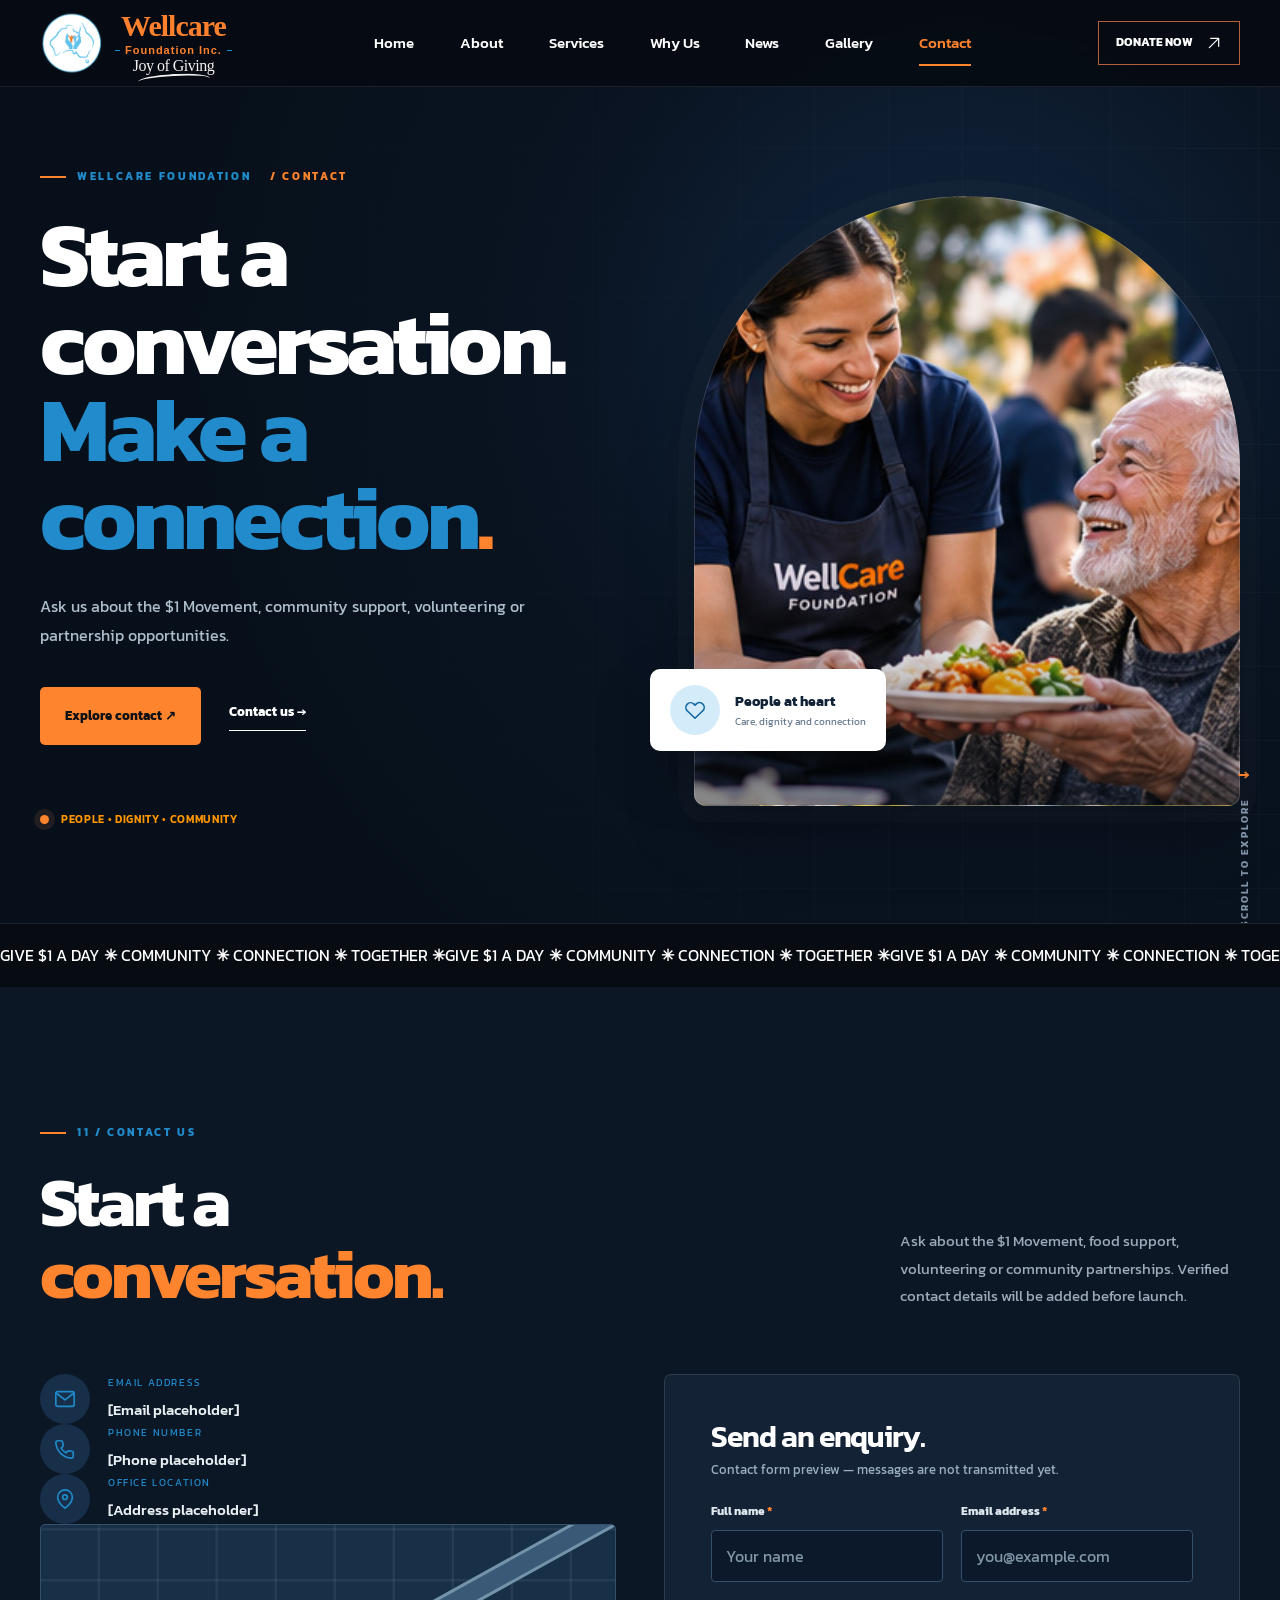
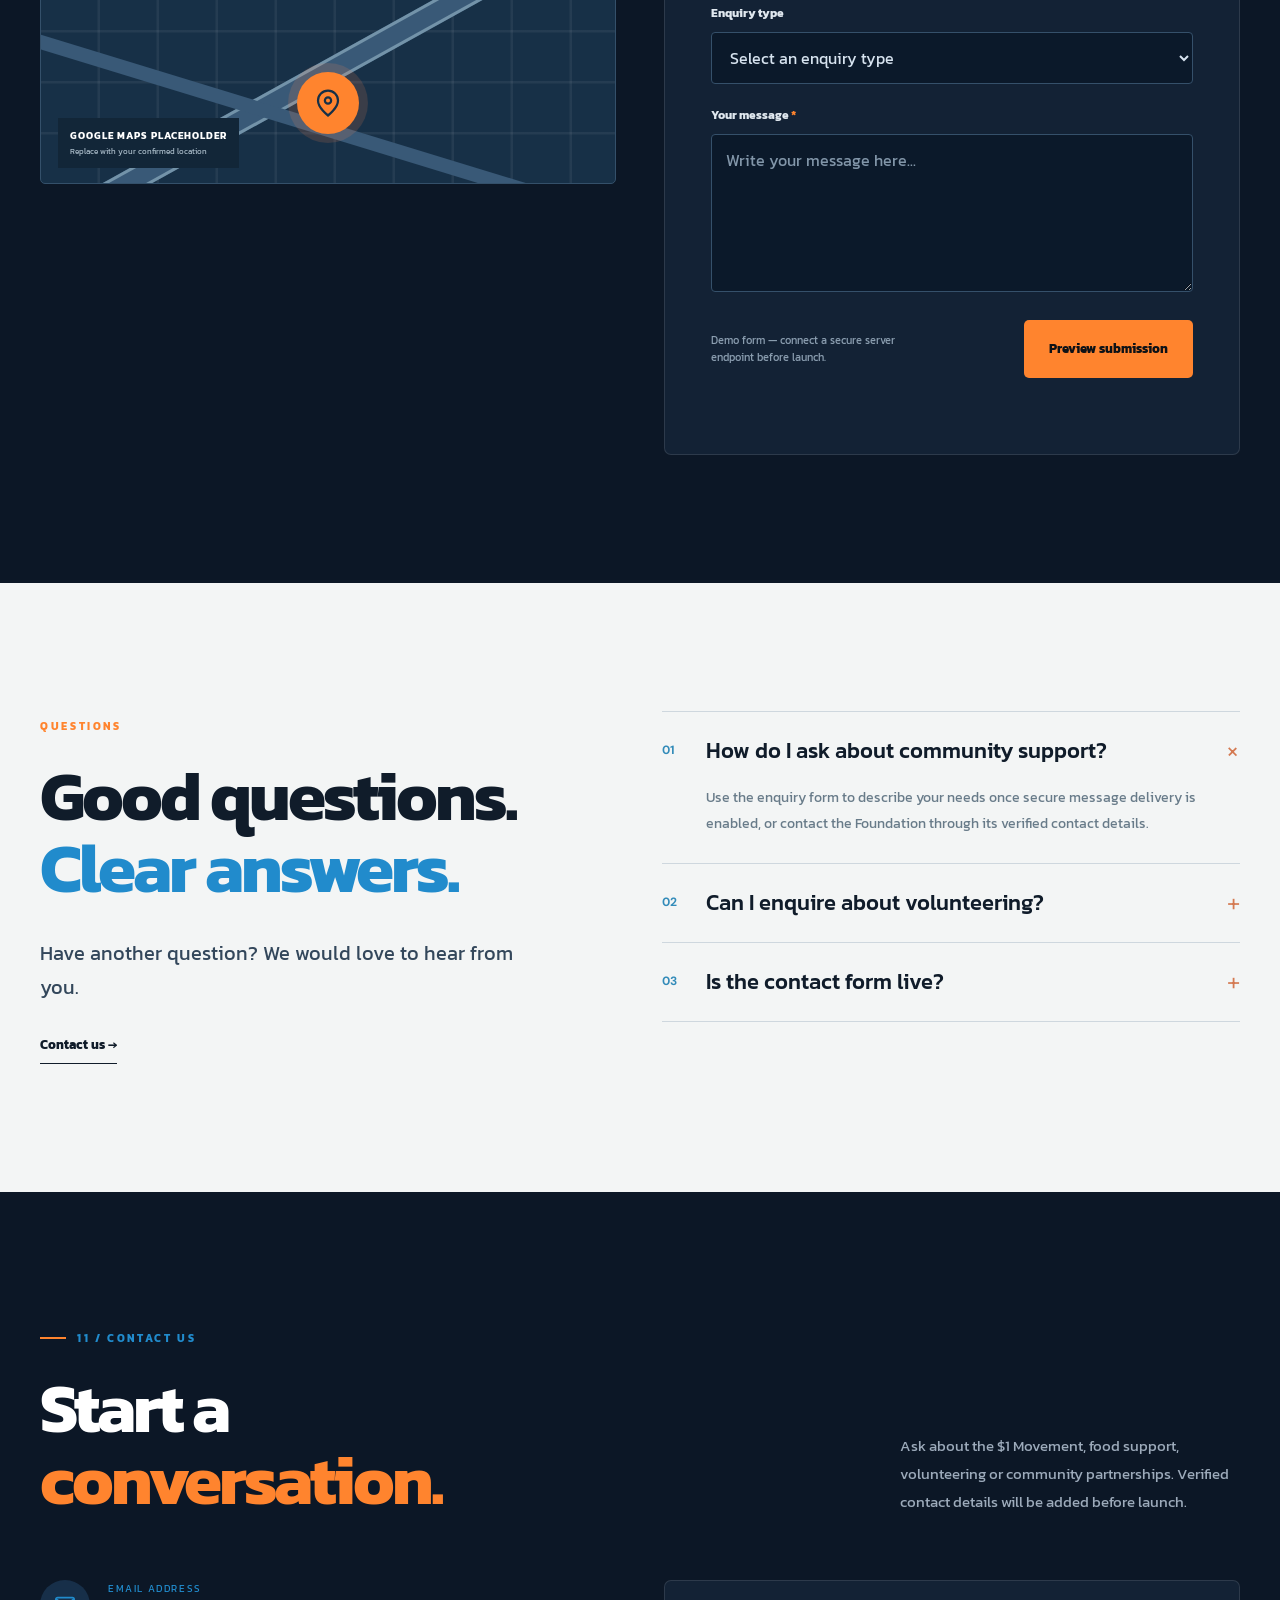
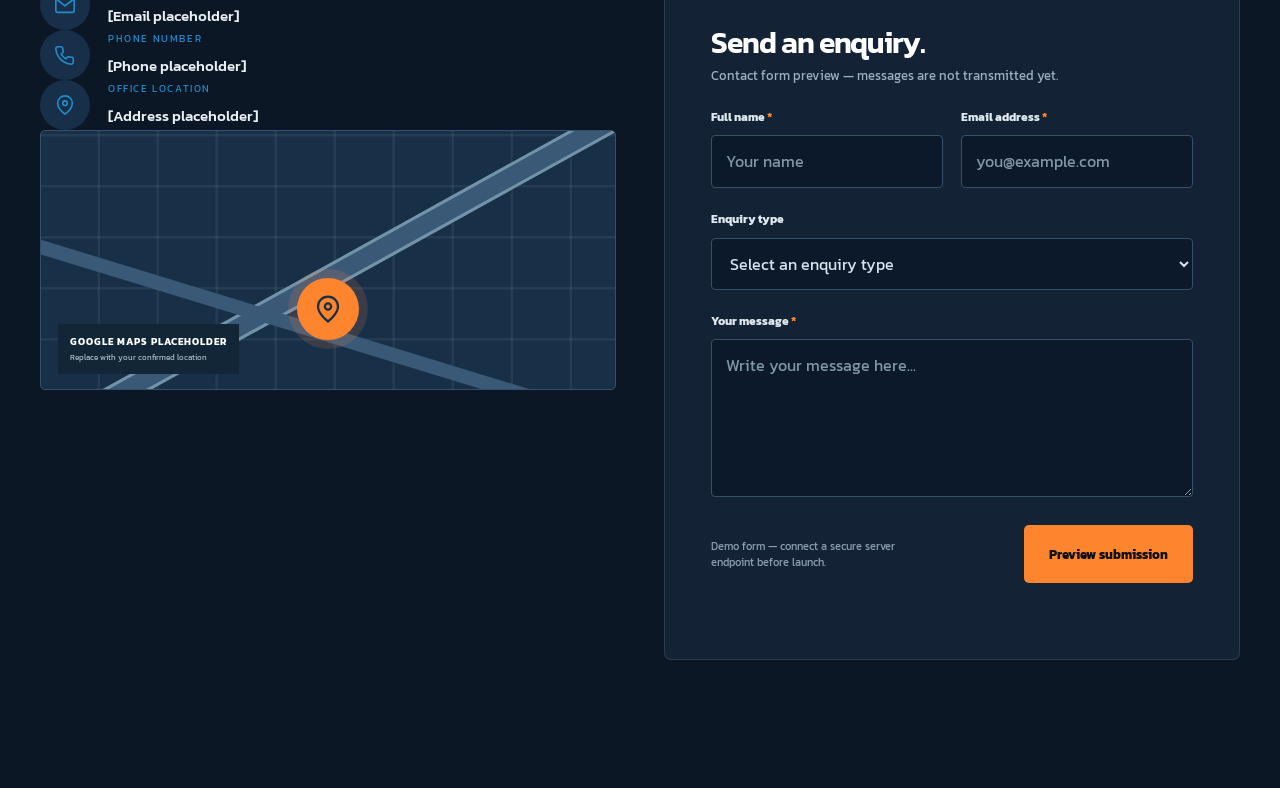
<file: contact.html>
<!doctype html>
<html lang="en-AU">
<head>
<meta charset="utf-8"/>
<meta content="width=device-width, initial-scale=1" name="viewport"/>
<meta content="#070c13" name="theme-color"/>
<meta content="Contact Us at Wellcare Foundation: community support, the $1 Movement and ways to get involved in Australia." name="description"/>
<title>Contact Us | Wellcare Foundation</title>
<link href="https://fonts.googleapis.com" rel="preconnect"/>
<link crossorigin="" href="https://fonts.gstatic.com" rel="preconnect"/>
<link href="https://fonts.googleapis.com/css2?family=DM+Sans:wght@400;500;600;700&amp;family=Kanit:wght@400;500;600;700&amp;display=swap" rel="stylesheet"/>
<!-- Your supplied 13,018-line unified stylesheet, not a newly authored CSS file. -->
<link href="css/wellcare-foundation-unified.css" rel="stylesheet"/>
<script defer="" src="js/wellcare-foundation-main.js"></script>
</head>
<body class="wf-site">
<a class="skip-link" href="#main-content">Skip to main content</a>
<div aria-hidden="true" class="scroll-progress"></div>
<!-- The same SVG icon names and classes used by the homepage. -->
<svg aria-hidden="true" class="svg-sprite" focusable="false" xmlns="http://www.w3.org/2000/svg">
<symbol id="i-arrow" viewbox="0 0 24 24"><path d="M5 12h14m-6-6 6 6-6 6"></path></symbol>
<symbol id="i-arrow-up-right" viewbox="0 0 24 24"><path d="M5 19 19 5M7 5h12v12"></path></symbol>
<symbol id="i-arrow-up" viewbox="0 0 24 24"><path d="M12 19V5m-6 6 6-6 6 6"></path></symbol>
<symbol id="i-heart" viewbox="0 0 24 24"><path d="M20.5 5.5a5.2 5.2 0 0 0-7.35 0L12 6.65l-1.15-1.15a5.2 5.2 0 0 0-7.35 7.35L12 21l8.5-8.15a5.2 5.2 0 0 0 0-7.35Z"></path></symbol>
<symbol id="i-people" viewbox="0 0 24 24"><circle cx="9" cy="8" r="3"></circle><path d="M2.5 20v-2a6.5 6.5 0 0 1 13 0v2m1-14a3 3 0 0 1 0 6m1.5 2a5 5 0 0 1 3.5 4.8V20"></path></symbol>
<symbol id="i-spark" viewbox="0 0 24 24"><path d="m12 2 2.6 7.4L22 12l-7.4 2.6L12 22l-2.6-7.4L2 12l7.4-2.6L12 2Z"></path></symbol>
<symbol id="i-shield" viewbox="0 0 24 24"><path d="m12 2 8 4v6c0 5.1-3.4 8.4-8 10-4.6-1.6-8-4.9-8-10V6l8-4Z"></path><path d="m8.5 12 2.2 2.2 4.8-4.8"></path></symbol>
<symbol id="i-sun" viewbox="0 0 24 24"><circle cx="12" cy="12" r="4"></circle><path d="M12 2v2m0 16v2M4.9 4.9l1.4 1.4m11.4 11.4 1.4 1.4M2 12h2m16 0h2M4.9 19.1l1.4-1.4M17.7 6.3l1.4-1.4"></path></symbol>
<symbol id="i-home" viewbox="0 0 24 24"><path d="m3 10 9-7 9 7v11H3V10Z"></path><path d="M9 21v-8h6v8"></path></symbol>
<symbol id="i-message" viewbox="0 0 24 24"><path d="M20 11a8 8 0 0 1-8 8 8.8 8.8 0 0 1-4-.9L3 20l1.9-5A8 8 0 1 1 20 11Z"></path></symbol>
<symbol id="i-pin" viewbox="0 0 24 24"><path d="M20 10c0 6-8 12-8 12S4 16 4 10a8 8 0 1 1 16 0Z"></path><circle cx="12" cy="10" r="2.5"></circle></symbol>
</svg>
<div aria-label="Site header" data-include="components/header.html" id="site-header"></div>
<div class="mobile-backdrop" hidden=""></div>
<main id="main-content">
<section aria-labelledby="page-heading" class="hero" id="contact-top"><div aria-hidden="true" class="hero__texture"></div><div class="container hero__inner"><div class="hero__copy reveal"><div class="eyebrow eyebrow--light"><span class="eyebrow__dash"></span> WELLCARE FOUNDATION <span class="eyebrow__index">/ CONTACT</span></div><h1 class="section-title section-title--light" id="page-heading" style="font-size:clamp(52px,7vw,105px);line-height:.98;">Start a conversation.<br><span class="text-blue">Make a connection<span class="accent-dot">.</span></span></h1><p class="hero__intro">Ask us about the $1 Movement, community support, volunteering or partnership opportunities.</p><div class="hero__actions"><a class="btn btn--orange" href="#page-content">Explore contact ↗</a><a class="text-link text-link--light" href="contact.html">Contact us →</a></div><div class="hero__bottom"><span aria-hidden="true" class="hero__pulse"></span><span>People • Dignity • Community</span></div></div><div class="hero__art reveal" role="img" aria-label="Illustrative Australian community photograph" style="background-image:linear-gradient(0deg,rgba(7,12,19,.45),transparent 36%),url('img/hero-community.jpg');background-size:cover;background-position:center;"><div class="hero__floating-card"><span class="round-icon round-icon--blue"><svg class="icon" aria-hidden="true"><use href="#i-heart"></use></svg></span><span><strong>People at heart</strong><small>Care, dignity and connection</small></span></div></div></div><div aria-hidden="true" class="hero__side-note">SCROLL TO EXPLORE <span>↓</span></div></section><div class="ticker" aria-label="Community and connection"><div class="ticker__track" aria-hidden="true"><span>GIVE $1 A DAY <b>✳</b> COMMUNITY <b>✳</b> CONNECTION <b>✳</b> TOGETHER <b>✳</b></span><span>GIVE $1 A DAY <b>✳</b> COMMUNITY <b>✳</b> CONNECTION <b>✳</b> TOGETHER <b>✳</b></span><span>GIVE $1 A DAY <b>✳</b> COMMUNITY <b>✳</b> CONNECTION <b>✳</b> TOGETHER <b>✳</b></span></div></div><section aria-labelledby="contact-title" class="section section--dark contact" id="page-content">
<div class="container">
<div class="section-heading reveal"><div><div class="eyebrow eyebrow--light"><span class="eyebrow__dash"></span> 11 / CONTACT US</div><h2 class="section-title section-title--light" id="contact-title">Start a<br/><span class="text-orange">conversation.</span></h2></div><p class="section-heading__aside">Ask about the $1 Movement, food support, volunteering or community partnerships. Verified contact details will be added before launch.</p></div>
<div class="contact__grid">
<div class="contact__details reveal">
<div class="contact-item"><span class="round-icon"><svg class="icon"><use href="#i-mail"></use></svg></span><div><span class="contact-item__label">EMAIL ADDRESS</span><strong>[Email placeholder]</strong></div></div>
<div class="contact-item"><span class="round-icon"><svg class="icon"><use href="#i-phone"></use></svg></span><div><span class="contact-item__label">PHONE NUMBER</span><strong>[Phone placeholder]</strong></div></div>
<div class="contact-item"><span class="round-icon"><svg class="icon"><use href="#i-pin"></use></svg></span><div><span class="contact-item__label">OFFICE LOCATION</span><strong>[Address placeholder]</strong></div></div>
<div aria-label="Placeholder for embedded Google Map. No real location is shown." class="map-placeholder" role="img"><span aria-hidden="true" class="map-placeholder__grid"></span><span class="map-placeholder__pin"><svg class="icon"><use href="#i-pin"></use></svg></span><span class="map-placeholder__caption">GOOGLE MAPS PLACEHOLDER<br/><small>Replace with your confirmed location</small></span></div>
</div>
<form class="contact-form reveal" id="contact-form" novalidate="">
<div class="contact-form__heading"><h3>Send an enquiry.</h3><p>Contact form preview — messages are not transmitted yet.</p></div>
<div class="field-row"><div class="field"><label for="contact-name">Full name <span aria-hidden="true">*</span></label><input autocomplete="name" id="contact-name" name="name" placeholder="Your name" required=""/></div><div class="field"><label for="contact-email">Email address <span aria-hidden="true">*</span></label><input autocomplete="email" id="contact-email" name="email" placeholder="you@example.com" required="" type="email"/></div></div>
<div class="field"><label for="contact-subject">Enquiry type</label><select id="contact-subject" name="subject"><option value="">Select an enquiry type</option><option>The $1 Movement</option><option>Food and community support</option><option>Volunteering</option><option>Partnerships</option></select></div>
<div class="field"><label for="contact-message">Your message <span aria-hidden="true">*</span></label><textarea id="contact-message" minlength="10" name="message" placeholder="Write your message here..." required="" rows="5"></textarea></div>
<div class="contact-form__bottom"><p>Demo form — connect a secure server endpoint before launch.</p><button class="btn btn--orange" type="submit">Preview submission</button></div>
<p aria-live="polite" class="form-status" id="contact-form-status" role="status"></p>
</form>
</div>
</div>
</section><section class="section section--light faq" id="faq"><div class="container faq__grid"><div class="faq__intro reveal"><div class="eyebrow">QUESTIONS</div><h2 class="section-title">Good questions.<br><span class="text-blue">Clear answers.</span></h2><p class="section-lead">Have another question? We would love to hear from you.</p><a class="text-link" href="contact.html">Contact us →</a></div><div class="faq__items reveal"><details class="faq-item" open><summary><span>01</span> How do I ask about community support? <span class="faq-item__plus" aria-hidden="true">+</span></summary><p>Use the enquiry form to describe your needs once secure message delivery is enabled, or contact the Foundation through its verified contact details.</p></details><details class="faq-item" ><summary><span>02</span> Can I enquire about volunteering? <span class="faq-item__plus" aria-hidden="true">+</span></summary><p>Yes. Choose Volunteering as your enquiry type when the form is connected.</p></details><details class="faq-item" ><summary><span>03</span> Is the contact form live? <span class="faq-item__plus" aria-hidden="true">+</span></summary><p>Not yet. This is a preview form; messages are not transmitted until a secure backend is configured.</p></details></div></div></section>
</main>
<div data-include="components/footer.html" id="site-footer">
</div>
<button aria-label="Back to top" class="back-to-top" type="button"><svg class="icon"><use href="#i-arrow-up"></use></svg></button>
</body>
</html>
</file>
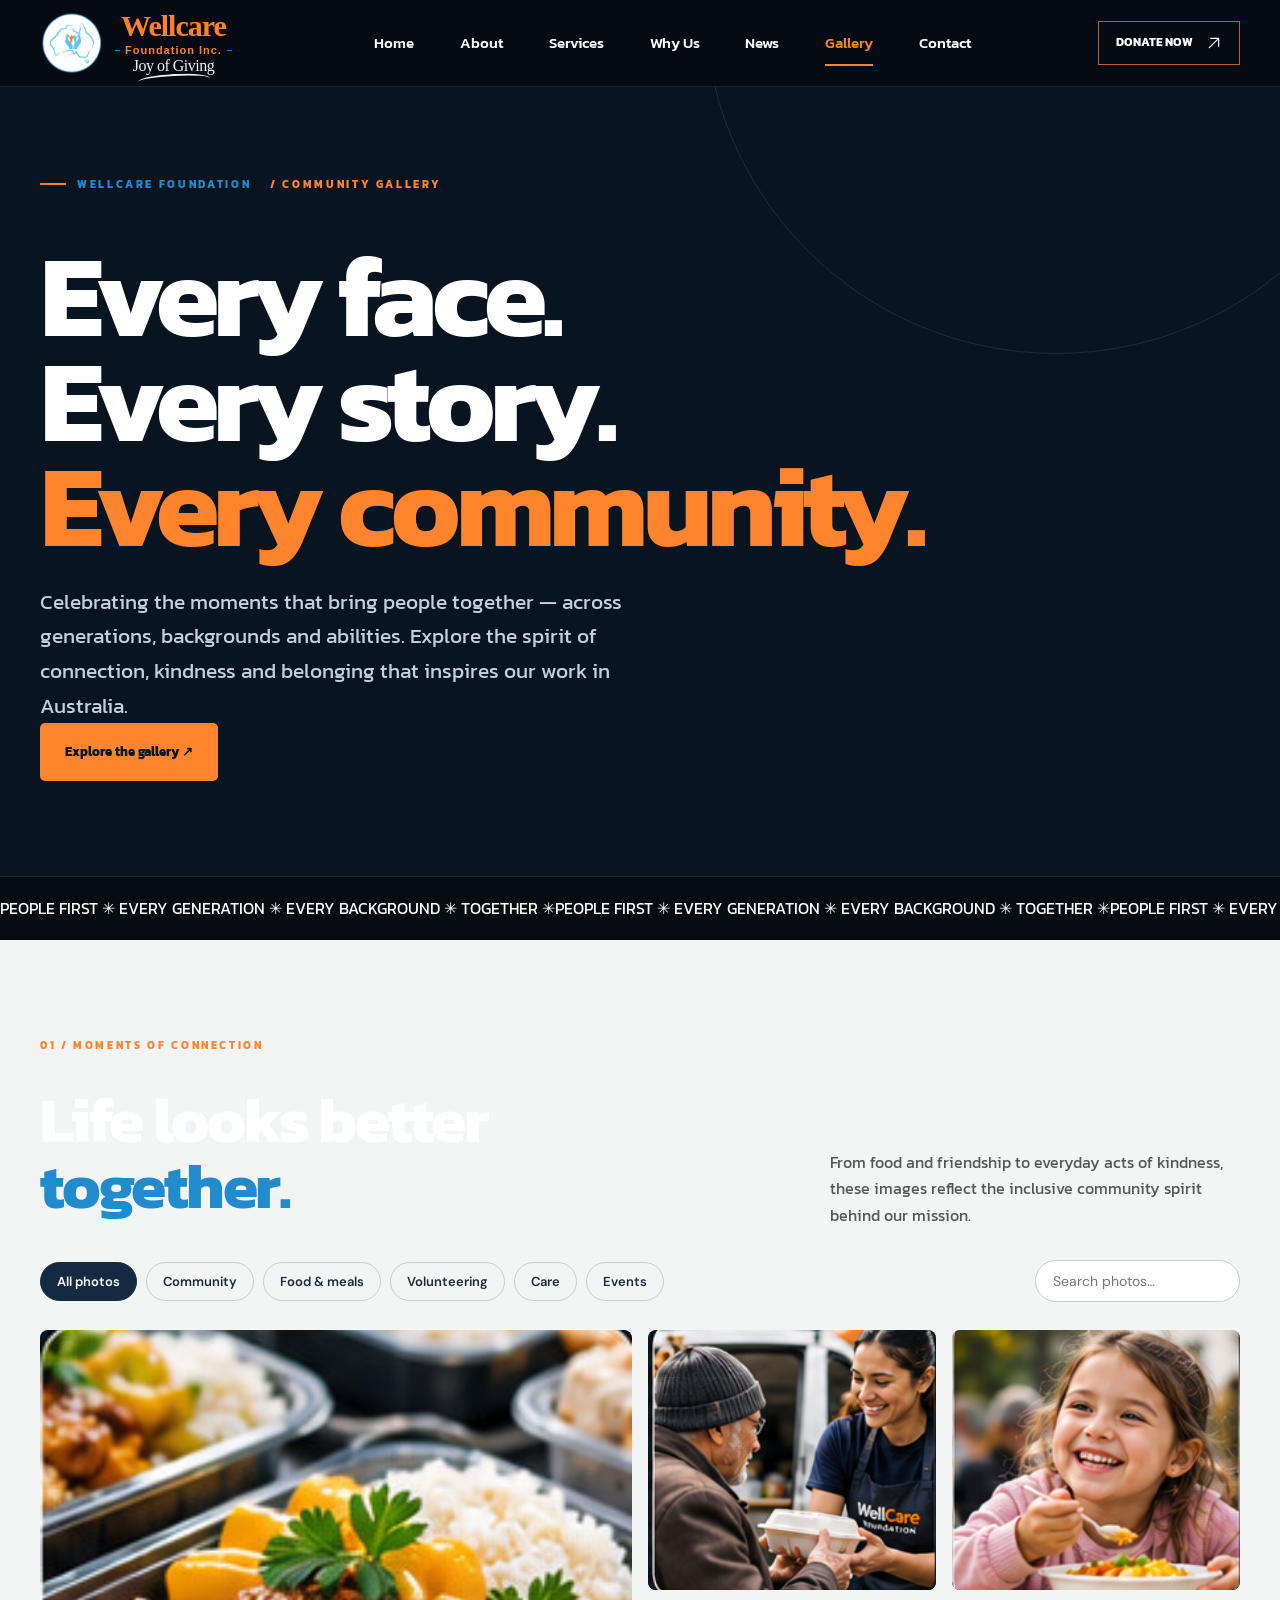
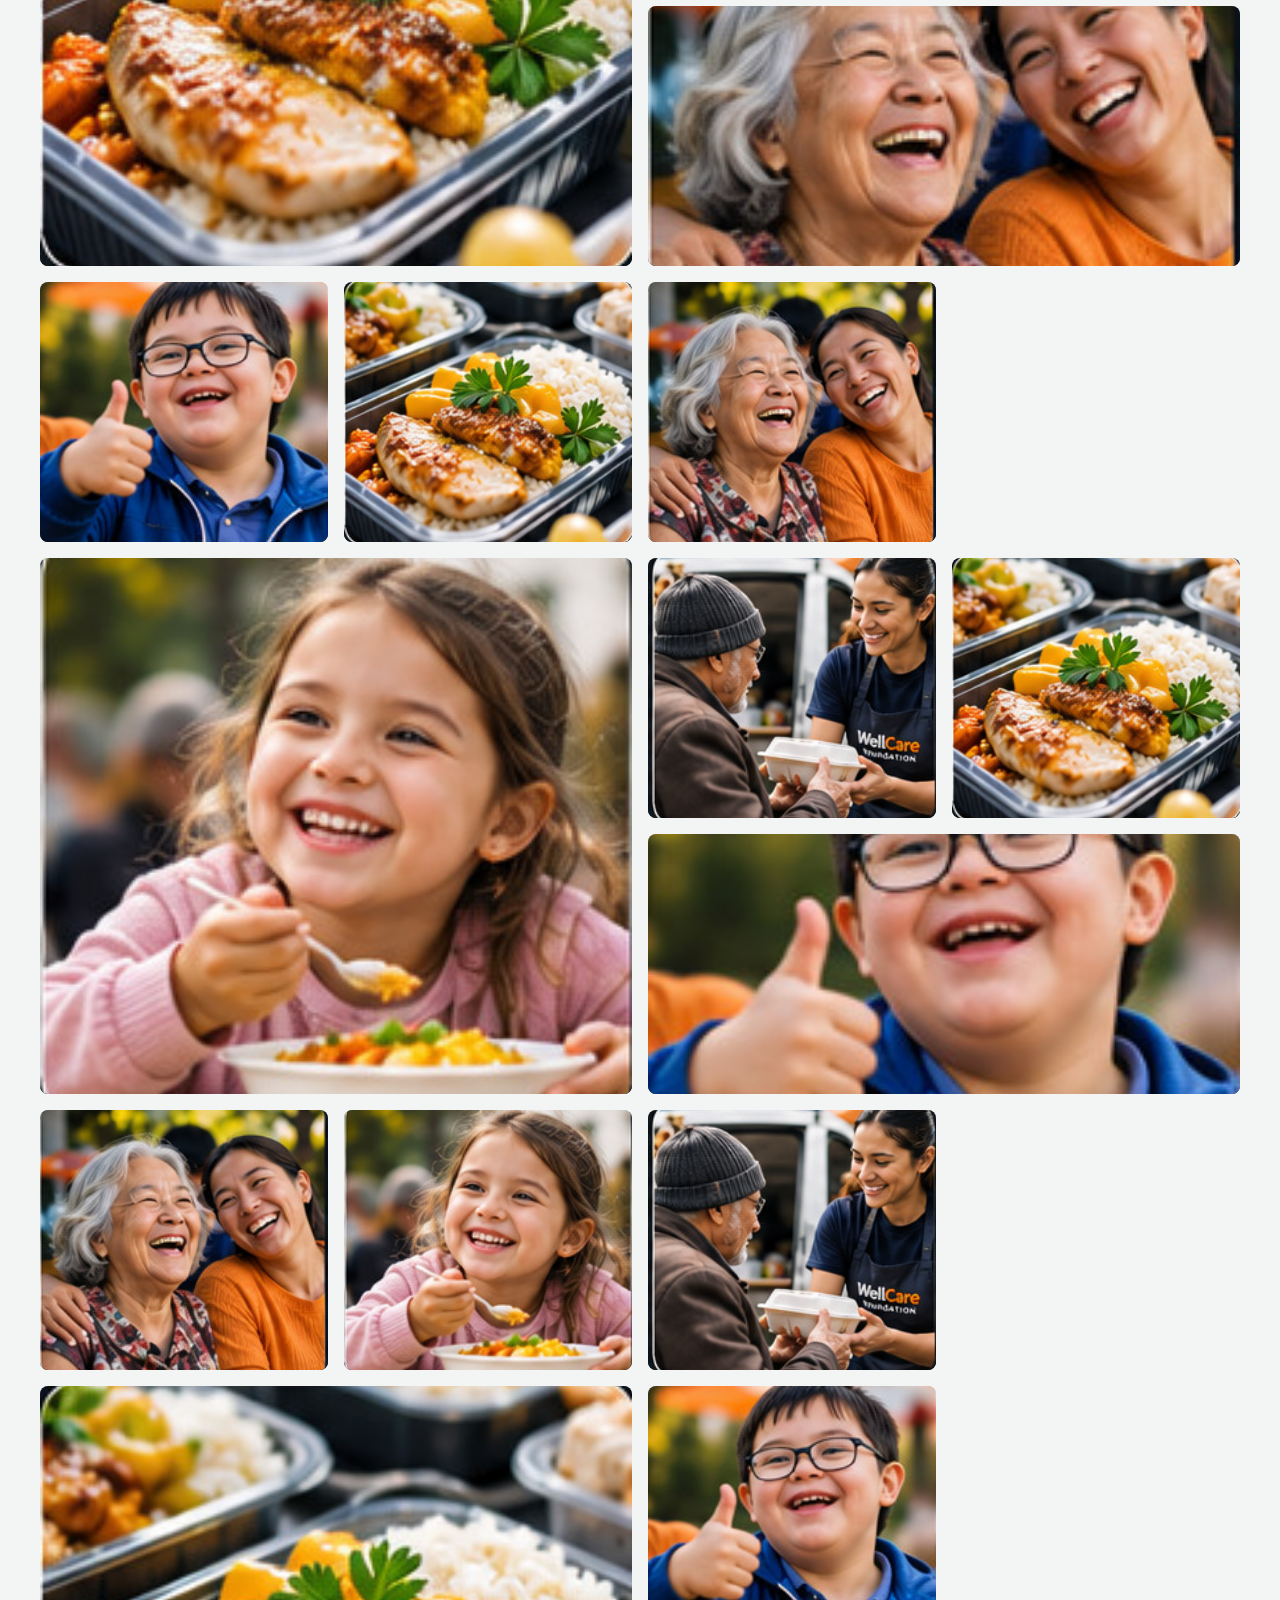
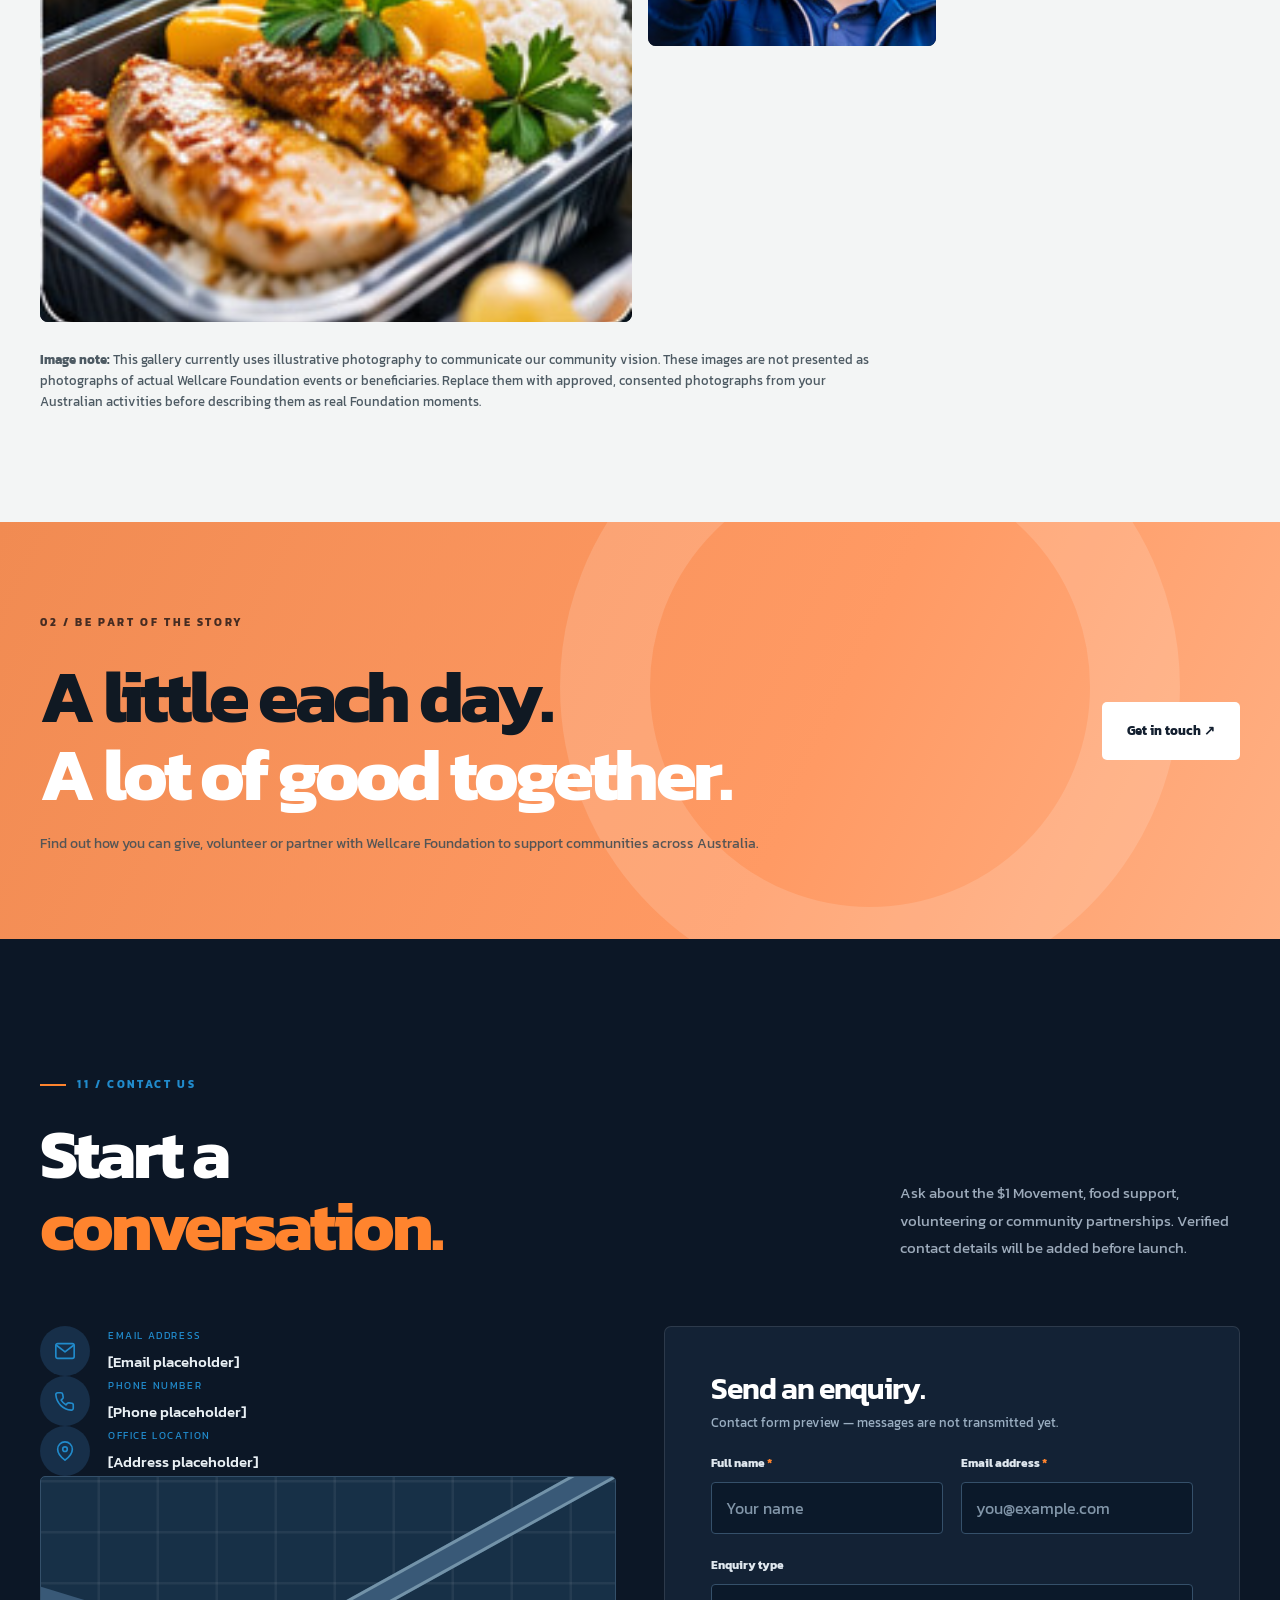
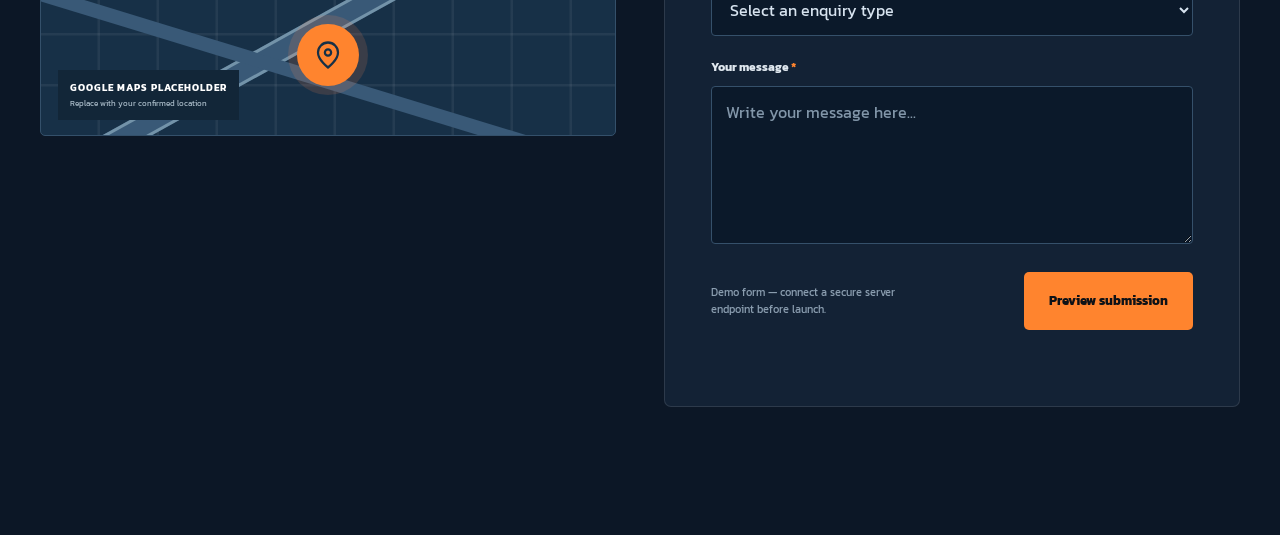
<file: gallery.html>
<!doctype html>
<html lang="en-AU">
<head>
<meta charset="utf-8"/>
<meta content="width=device-width, initial-scale=1" name="viewport"/>
<meta content="#070c13" name="theme-color"/>
<meta content="Explore the Wellcare Foundation community gallery, celebrating belonging, food support and connection across Australia." name="description"/>
<title>Community Gallery | Wellcare Foundation</title>
<link href="https://fonts.googleapis.com" rel="preconnect"/>
<link crossorigin="" href="https://fonts.gstatic.com" rel="preconnect"/>
<link href="https://fonts.googleapis.com/css2?family=DM+Sans:wght@400;500;600;700&amp;family=Kanit:wght@400;500;600;700&amp;display=swap" rel="stylesheet"/>
<!-- Your supplied 13,018-line unified stylesheet, not a newly authored CSS file. -->
<link href="css/wellcare-foundation-unified.css" rel="stylesheet"/>
<script defer="" src="js/wellcare-foundation-main.js"></script>
<style>
/* Gallery-only styles: existing foundation typography, colors, header and footer are reused. */
.wf-gallery-hero{background:#091421;color:#fff;position:relative;overflow:hidden;padding:clamp(110px,13vw,175px) 0 95px}
.wf-gallery-hero::after{content:"";position:absolute;right:-10%;top:-40%;width:55%;aspect-ratio:1;border:1px solid rgba(255,255,255,.1);border-radius:50%;pointer-events:none}
.wf-gallery-hero h1{font-family:Kanit,sans-serif;font-size:clamp(56px,9vw,126px);line-height:.91;letter-spacing:-.045em;max-width:920px;margin:26px 0}
.wf-gallery-hero h1 em{color:var(--wf-orange,#ff8751);font-style:normal}
.wf-gallery-hero p{font-size:clamp(17px,2vw,21px);line-height:1.65;color:#c6d0da;max-width:650px}
.wf-gallery-section{background:var(--wf-cream,#f7f4ec);padding:90px 0 110px}
.wf-gallery-heading{display:flex;justify-content:space-between;align-items:end;gap:20px;flex-wrap:wrap;margin-bottom:32px}
.wf-gallery-heading h2{font-family:Kanit,sans-serif;font-size:clamp(38px,5vw,64px);line-height:1.04;margin:8px 0}
.wf-gallery-heading p{max-width:410px;line-height:1.65}
.wf-gallery-toolbar{display:flex;gap:12px;align-items:center;justify-content:space-between;flex-wrap:wrap;margin-bottom:28px}
.wf-gallery-filters{display:flex;gap:9px;flex-wrap:wrap}
.wf-gallery-filter{border:1px solid #c8cdd1;background:transparent;color:#182b3e;padding:10px 16px;border-radius:50px;cursor:pointer;font:600 13px 'DM Sans',sans-serif}
.wf-gallery-filter:hover,.wf-gallery-filter[aria-pressed=true]{background:#142a40;color:#fff;border-color:#142a40}
.wf-gallery-search{border:1px solid #c8cdd1;border-radius:40px;padding:11px 17px;background:#fff;max-width:100%;font:14px 'DM Sans',sans-serif}
.wf-gallery-grid{display:grid;grid-template-columns:repeat(4,minmax(0,1fr));gap:16px}
.wf-gallery-card{min-width:0}.wf-gallery-card[hidden]{display:none}
.wf-gallery-open{position:relative;display:block;width:100%;height:100%;min-height:260px;padding:0;overflow:hidden;border:0;border-radius:8px;background:#b9c2c6;text-align:left;cursor:zoom-in}
.wf-gallery-card:nth-child(7n + 1){grid-column:span 2;grid-row:span 2}.wf-gallery-card:nth-child(7n + 1) .wf-gallery-open{min-height:536px}
.wf-gallery-card:nth-child(7n + 4){grid-column:span 2}
.wf-gallery-open img{position:absolute;inset:0;width:100%;height:100%;object-fit:cover;transition:transform .45s ease}
.wf-gallery-open:hover img{transform:scale(1.06)}
.wf-gallery-overlay{position:absolute;inset:auto 0 0;padding:65px 20px 20px;color:#fff;background:linear-gradient(transparent,rgba(3,12,22,.85));display:flex;flex-direction:column;align-items:flex-start;gap:4px}
.wf-gallery-overlay strong{font:600 clamp(19px,2vw,27px) Kanit,sans-serif;line-height:1.15}
.wf-gallery-category{font:700 10px 'DM Sans',sans-serif;letter-spacing:.18em;color:#ffac82}
.wf-gallery-view{font-size:12px;opacity:0;transform:translateY(4px);transition:.2s}
.wf-gallery-open:hover .wf-gallery-view,.wf-gallery-open:focus-visible .wf-gallery-view{opacity:1;transform:none}
.wf-gallery-note{font-size:13px;line-height:1.6;color:#4d5a63;margin-top:28px;max-width:850px}
.wf-gallery-empty{padding:45px 0;font-size:18px}
.wf-gallery-dialog{border:0;padding:0;background:transparent;max-width:min(94vw,1150px);max-height:94vh;color:#fff}
.wf-gallery-dialog::backdrop{background:rgba(2,9,17,.94)}
.wf-gallery-dialog-inner{position:relative;display:flex;flex-direction:column;align-items:center;gap:12px}
.wf-gallery-dialog img{max-height:80vh;max-width:100%;object-fit:contain;border-radius:5px}
.wf-gallery-close{position:absolute;top:12px;right:12px;background:#fff;color:#142a40;border:0;border-radius:40px;width:42px;height:42px;font-size:24px;cursor:pointer}
.wf-gallery-dialog figcaption{font:600 16px 'DM Sans',sans-serif}
@media(max-width:950px){.wf-gallery-grid{grid-template-columns:repeat(3,minmax(0,1fr))}.wf-gallery-card:nth-child(n){grid-column:auto;grid-row:auto}.wf-gallery-card:nth-child(5n + 1){grid-column:span 2}.wf-gallery-card:nth-child(n) .wf-gallery-open{min-height:270px}}
@media(max-width:650px){.wf-gallery-hero{padding:100px 0 70px}.wf-gallery-section{padding:65px 0}.wf-gallery-grid{grid-template-columns:repeat(2,minmax(0,1fr));gap:10px}.wf-gallery-card:nth-child(n){grid-column:auto}.wf-gallery-card:nth-child(5n + 1){grid-column:span 2}.wf-gallery-card:nth-child(n) .wf-gallery-open{min-height:220px}.wf-gallery-card:nth-child(5n + 1) .wf-gallery-open{min-height:300px}.wf-gallery-overlay{padding:45px 13px 13px}.wf-gallery-filter{padding:9px 12px}.wf-gallery-search{width:100%}}
@media(prefers-reduced-motion:reduce){.wf-gallery-open img,.wf-gallery-view{transition:none}}
</style>
</head>
<body class="wf-site">
<a class="skip-link" href="#main-content">Skip to main content</a>
<div aria-hidden="true" class="scroll-progress"></div>
<!-- The same SVG icon names and classes used by the homepage. -->
<svg aria-hidden="true" class="svg-sprite" focusable="false" xmlns="http://www.w3.org/2000/svg">
<symbol id="i-arrow" viewbox="0 0 24 24"><path d="M5 12h14m-6-6 6 6-6 6"></path></symbol>
<symbol id="i-arrow-up-right" viewbox="0 0 24 24"><path d="M5 19 19 5M7 5h12v12"></path></symbol>
<symbol id="i-arrow-up" viewbox="0 0 24 24"><path d="M12 19V5m-6 6 6-6 6 6"></path></symbol>
<symbol id="i-heart" viewbox="0 0 24 24"><path d="M20.5 5.5a5.2 5.2 0 0 0-7.35 0L12 6.65l-1.15-1.15a5.2 5.2 0 0 0-7.35 7.35L12 21l8.5-8.15a5.2 5.2 0 0 0 0-7.35Z"></path></symbol>
<symbol id="i-people" viewbox="0 0 24 24"><circle cx="9" cy="8" r="3"></circle><path d="M2.5 20v-2a6.5 6.5 0 0 1 13 0v2m1-14a3 3 0 0 1 0 6m1.5 2a5 5 0 0 1 3.5 4.8V20"></path></symbol>
<symbol id="i-spark" viewbox="0 0 24 24"><path d="m12 2 2.6 7.4L22 12l-7.4 2.6L12 22l-2.6-7.4L2 12l7.4-2.6L12 2Z"></path></symbol>
<symbol id="i-shield" viewbox="0 0 24 24"><path d="m12 2 8 4v6c0 5.1-3.4 8.4-8 10-4.6-1.6-8-4.9-8-10V6l8-4Z"></path><path d="m8.5 12 2.2 2.2 4.8-4.8"></path></symbol>
<symbol id="i-sun" viewbox="0 0 24 24"><circle cx="12" cy="12" r="4"></circle><path d="M12 2v2m0 16v2M4.9 4.9l1.4 1.4m11.4 11.4 1.4 1.4M2 12h2m16 0h2M4.9 19.1l1.4-1.4M17.7 6.3l1.4-1.4"></path></symbol>
<symbol id="i-home" viewbox="0 0 24 24"><path d="m3 10 9-7 9 7v11H3V10Z"></path><path d="M9 21v-8h6v8"></path></symbol>
<symbol id="i-message" viewbox="0 0 24 24"><path d="M20 11a8 8 0 0 1-8 8 8.8 8.8 0 0 1-4-.9L3 20l1.9-5A8 8 0 1 1 20 11Z"></path></symbol>
<symbol id="i-pin" viewbox="0 0 24 24"><path d="M20 10c0 6-8 12-8 12S4 16 4 10a8 8 0 1 1 16 0Z"></path><circle cx="12" cy="10" r="2.5"></circle></symbol>
</svg>
<div aria-label="Site header" data-include="components/header.html" id="site-header"></div>
<div class="mobile-backdrop" hidden=""></div>
<main id="main-content">
<section class="wf-gallery-hero" aria-labelledby="gallery-title"><div class="container">
<div class="eyebrow eyebrow--light"><span class="eyebrow__dash"></span> WELLCARE FOUNDATION <span class="eyebrow__index">/ COMMUNITY GALLERY</span></div>
<h1 id="gallery-title">Every face.<br>Every story.<br><em>Every community.</em></h1>
<p>Celebrating the moments that bring people together — across generations, backgrounds and abilities. Explore the spirit of connection, kindness and belonging that inspires our work in Australia.</p>
<a class="btn btn--orange" href="#explore-gallery">Explore the gallery ↗</a>
</div></section>
<div class="ticker" aria-label="Our community values"><div class="ticker__track" aria-hidden="true"><span>PEOPLE FIRST ✳ EVERY GENERATION ✳ EVERY BACKGROUND ✳ TOGETHER ✳ </span><span>PEOPLE FIRST ✳ EVERY GENERATION ✳ EVERY BACKGROUND ✳ TOGETHER ✳ </span><span>PEOPLE FIRST ✳ EVERY GENERATION ✳ EVERY BACKGROUND ✳ TOGETHER ✳ </span></div></div>
<section class="wf-gallery-section" id="explore-gallery" aria-labelledby="gallery-heading"><div class="container">
<div class="wf-gallery-heading"><div><div class="eyebrow">01 / MOMENTS OF CONNECTION</div><h2 id="gallery-heading">Life looks better<br><span class="text-blue">together.</span></h2></div><p>From food and friendship to everyday acts of kindness, these images reflect the inclusive community spirit behind our mission.</p></div>
<div class="wf-gallery-toolbar"><div class="wf-gallery-filters" role="group" aria-label="Filter photographs">
<button type="button" class="wf-gallery-filter" data-gallery-filter="all" aria-pressed="true">All photos</button>
<button type="button" class="wf-gallery-filter" data-gallery-filter="community" aria-pressed="false">Community</button>
<button type="button" class="wf-gallery-filter" data-gallery-filter="meals" aria-pressed="false">Food & meals</button>
<button type="button" class="wf-gallery-filter" data-gallery-filter="volunteers" aria-pressed="false">Volunteering</button>
<button type="button" class="wf-gallery-filter" data-gallery-filter="care" aria-pressed="false">Care</button>
<button type="button" class="wf-gallery-filter" data-gallery-filter="events" aria-pressed="false">Events</button>
</div><input class="wf-gallery-search" type="search" id="gallery-search" placeholder="Search photos…" aria-label="Search gallery photos"></div>
<div class="wf-gallery-grid" id="wf-gallery-grid"><article class="wf-gallery-card" data-category="community" data-title="community connections">
  <button class="wf-gallery-open" type="button" aria-label="View image: Community connections" data-full="https://images.unsplash.com/photo-1529156069898-49953e39b3ac?auto=format&fit=crop&w=1600&q=85" data-alt="Neighbours sharing a joyful moment outdoors" data-caption="Community connections">
    <img loading="lazy" decoding="async" src="https://images.unsplash.com/photo-1529156069898-49953e39b3ac?auto=format&fit=crop&w=900&q=80" alt="Neighbours sharing a joyful moment outdoors" onerror="this.onerror=null;this.src='img/gallery-01.jpg'">
    <span class="wf-gallery-overlay"><span class="wf-gallery-category">COMMUNITY</span><strong>Community connections</strong><span class="wf-gallery-view">View photo ↗</span></span>
  </button>
</article>
<article class="wf-gallery-card" data-category="meals" data-title="a meal shared">
  <button class="wf-gallery-open" type="button" aria-label="View image: A meal shared" data-full="https://images.unsplash.com/photo-1517248135467-4c7edcad34c4?auto=format&fit=crop&w=1600&q=85" data-alt="Friends gathering around a shared meal" data-caption="A meal shared">
    <img loading="lazy" decoding="async" src="https://images.unsplash.com/photo-1517248135467-4c7edcad34c4?auto=format&fit=crop&w=900&q=80" alt="Friends gathering around a shared meal" onerror="this.onerror=null;this.src='img/gallery-02.jpg'">
    <span class="wf-gallery-overlay"><span class="wf-gallery-category">MEALS</span><strong>A meal shared</strong><span class="wf-gallery-view">View photo ↗</span></span>
  </button>
</article>
<article class="wf-gallery-card" data-category="care" data-title="supporting one another">
  <button class="wf-gallery-open" type="button" aria-label="View image: Supporting one another" data-full="https://images.unsplash.com/photo-1559027615-cd4628902d4a?auto=format&fit=crop&w=1600&q=85" data-alt="Volunteers preparing practical community support" data-caption="Supporting one another">
    <img loading="lazy" decoding="async" src="https://images.unsplash.com/photo-1559027615-cd4628902d4a?auto=format&fit=crop&w=900&q=80" alt="Volunteers preparing practical community support" onerror="this.onerror=null;this.src='img/gallery-03.jpg'">
    <span class="wf-gallery-overlay"><span class="wf-gallery-category">CARE</span><strong>Supporting one another</strong><span class="wf-gallery-view">View photo ↗</span></span>
  </button>
</article>
<article class="wf-gallery-card" data-category="community" data-title="all generations">
  <button class="wf-gallery-open" type="button" aria-label="View image: All generations" data-full="https://images.unsplash.com/photo-1511895426328-dc8714191300?auto=format&fit=crop&w=1600&q=85" data-alt="People of different generations spending time together" data-caption="All generations">
    <img loading="lazy" decoding="async" src="https://images.unsplash.com/photo-1511895426328-dc8714191300?auto=format&fit=crop&w=900&q=80" alt="People of different generations spending time together" onerror="this.onerror=null;this.src='img/gallery-04.jpg'">
    <span class="wf-gallery-overlay"><span class="wf-gallery-category">COMMUNITY</span><strong>All generations</strong><span class="wf-gallery-view">View photo ↗</span></span>
  </button>
</article>
<article class="wf-gallery-card" data-category="care" data-title="everyday kindness">
  <button class="wf-gallery-open" type="button" aria-label="View image: Everyday kindness" data-full="https://images.unsplash.com/photo-1531206715517-5c0ba140b2b8?auto=format&fit=crop&w=1600&q=85" data-alt="People helping each other with kindness" data-caption="Everyday kindness">
    <img loading="lazy" decoding="async" src="https://images.unsplash.com/photo-1531206715517-5c0ba140b2b8?auto=format&fit=crop&w=900&q=80" alt="People helping each other with kindness" onerror="this.onerror=null;this.src='img/gallery-05.jpg'">
    <span class="wf-gallery-overlay"><span class="wf-gallery-category">CARE</span><strong>Everyday kindness</strong><span class="wf-gallery-view">View photo ↗</span></span>
  </button>
</article>
<article class="wf-gallery-card" data-category="meals" data-title="around the table">
  <button class="wf-gallery-open" type="button" aria-label="View image: Around the table" data-full="https://images.unsplash.com/photo-1547592180-85f173990554?auto=format&fit=crop&w=1600&q=85" data-alt="A welcoming community meal table" data-caption="Around the table">
    <img loading="lazy" decoding="async" src="https://images.unsplash.com/photo-1547592180-85f173990554?auto=format&fit=crop&w=900&q=80" alt="A welcoming community meal table" onerror="this.onerror=null;this.src='img/gallery-01.jpg'">
    <span class="wf-gallery-overlay"><span class="wf-gallery-category">MEALS</span><strong>Around the table</strong><span class="wf-gallery-view">View photo ↗</span></span>
  </button>
</article>
<article class="wf-gallery-card" data-category="community" data-title="young voices">
  <button class="wf-gallery-open" type="button" aria-label="View image: Young voices" data-full="https://images.unsplash.com/photo-1502086223501-7ea6ecd79368?auto=format&fit=crop&w=1600&q=85" data-alt="Young people enjoying time together outdoors" data-caption="Young voices">
    <img loading="lazy" decoding="async" src="https://images.unsplash.com/photo-1502086223501-7ea6ecd79368?auto=format&fit=crop&w=900&q=80" alt="Young people enjoying time together outdoors" onerror="this.onerror=null;this.src='img/gallery-04.jpg'">
    <span class="wf-gallery-overlay"><span class="wf-gallery-category">COMMUNITY</span><strong>Young voices</strong><span class="wf-gallery-view">View photo ↗</span></span>
  </button>
</article>
<article class="wf-gallery-card" data-category="volunteers" data-title="working together">
  <button class="wf-gallery-open" type="button" aria-label="View image: Working together" data-full="https://images.unsplash.com/photo-1552664730-d307ca884978?auto=format&fit=crop&w=1600&q=85" data-alt="Volunteers collaborating on a community activity" data-caption="Working together">
    <img loading="lazy" decoding="async" src="https://images.unsplash.com/photo-1552664730-d307ca884978?auto=format&fit=crop&w=900&q=80" alt="Volunteers collaborating on a community activity" onerror="this.onerror=null;this.src='img/gallery-03.jpg'">
    <span class="wf-gallery-overlay"><span class="wf-gallery-category">VOLUNTEERS</span><strong>Working together</strong><span class="wf-gallery-view">View photo ↗</span></span>
  </button>
</article>
<article class="wf-gallery-card" data-category="meals" data-title="food with care">
  <button class="wf-gallery-open" type="button" aria-label="View image: Food with care" data-full="https://images.unsplash.com/photo-1504674900247-0877df9cc836?auto=format&fit=crop&w=1600&q=85" data-alt="Fresh food prepared for a shared meal" data-caption="Food with care">
    <img loading="lazy" decoding="async" src="https://images.unsplash.com/photo-1504674900247-0877df9cc836?auto=format&fit=crop&w=900&q=80" alt="Fresh food prepared for a shared meal" onerror="this.onerror=null;this.src='img/gallery-02.jpg'">
    <span class="wf-gallery-overlay"><span class="wf-gallery-category">MEALS</span><strong>Food with care</strong><span class="wf-gallery-view">View photo ↗</span></span>
  </button>
</article>
<article class="wf-gallery-card" data-category="community" data-title="neighbourhood spirit">
  <button class="wf-gallery-open" type="button" aria-label="View image: Neighbourhood spirit" data-full="https://images.unsplash.com/photo-1528605248644-14dd04022da1?auto=format&fit=crop&w=1600&q=85" data-alt="A diverse group connecting in a local setting" data-caption="Neighbourhood spirit">
    <img loading="lazy" decoding="async" src="https://images.unsplash.com/photo-1528605248644-14dd04022da1?auto=format&fit=crop&w=900&q=80" alt="A diverse group connecting in a local setting" onerror="this.onerror=null;this.src='img/gallery-01.jpg'">
    <span class="wf-gallery-overlay"><span class="wf-gallery-category">COMMUNITY</span><strong>Neighbourhood spirit</strong><span class="wf-gallery-view">View photo ↗</span></span>
  </button>
</article>
<article class="wf-gallery-card" data-category="volunteers" data-title="hands that help">
  <button class="wf-gallery-open" type="button" aria-label="View image: Hands that help" data-full="https://images.unsplash.com/photo-1527525443983-6e60c75fff46?auto=format&fit=crop&w=1600&q=85" data-alt="People joining hands to support their community" data-caption="Hands that help">
    <img loading="lazy" decoding="async" src="https://images.unsplash.com/photo-1527525443983-6e60c75fff46?auto=format&fit=crop&w=900&q=80" alt="People joining hands to support their community" onerror="this.onerror=null;this.src='img/gallery-05.jpg'">
    <span class="wf-gallery-overlay"><span class="wf-gallery-category">VOLUNTEERS</span><strong>Hands that help</strong><span class="wf-gallery-view">View photo ↗</span></span>
  </button>
</article>
<article class="wf-gallery-card" data-category="community" data-title="a place to belong">
  <button class="wf-gallery-open" type="button" aria-label="View image: A place to belong" data-full="https://images.unsplash.com/photo-1511632765486-a01980e01a18?auto=format&fit=crop&w=1600&q=85" data-alt="Friends enjoying a welcoming community gathering" data-caption="A place to belong">
    <img loading="lazy" decoding="async" src="https://images.unsplash.com/photo-1511632765486-a01980e01a18?auto=format&fit=crop&w=900&q=80" alt="Friends enjoying a welcoming community gathering" onerror="this.onerror=null;this.src='img/gallery-04.jpg'">
    <span class="wf-gallery-overlay"><span class="wf-gallery-category">COMMUNITY</span><strong>A place to belong</strong><span class="wf-gallery-view">View photo ↗</span></span>
  </button>
</article>
<article class="wf-gallery-card" data-category="events" data-title="shared moments">
  <button class="wf-gallery-open" type="button" aria-label="View image: Shared moments" data-full="https://images.unsplash.com/photo-1511795409834-ef04bbd61622?auto=format&fit=crop&w=1600&q=85" data-alt="People celebrating together at a local gathering" data-caption="Shared moments">
    <img loading="lazy" decoding="async" src="https://images.unsplash.com/photo-1511795409834-ef04bbd61622?auto=format&fit=crop&w=900&q=80" alt="People celebrating together at a local gathering" onerror="this.onerror=null;this.src='img/gallery-03.jpg'">
    <span class="wf-gallery-overlay"><span class="wf-gallery-category">EVENTS</span><strong>Shared moments</strong><span class="wf-gallery-view">View photo ↗</span></span>
  </button>
</article>
<article class="wf-gallery-card" data-category="meals" data-title="fresh beginnings">
  <button class="wf-gallery-open" type="button" aria-label="View image: Fresh beginnings" data-full="https://images.unsplash.com/photo-1542838132-92c53300491e?auto=format&fit=crop&w=1600&q=85" data-alt="Fresh produce for nourishing everyday meals" data-caption="Fresh beginnings">
    <img loading="lazy" decoding="async" src="https://images.unsplash.com/photo-1542838132-92c53300491e?auto=format&fit=crop&w=900&q=80" alt="Fresh produce for nourishing everyday meals" onerror="this.onerror=null;this.src='img/gallery-02.jpg'">
    <span class="wf-gallery-overlay"><span class="wf-gallery-category">MEALS</span><strong>Fresh beginnings</strong><span class="wf-gallery-view">View photo ↗</span></span>
  </button>
</article>
<article class="wf-gallery-card" data-category="events" data-title="making connections">
  <button class="wf-gallery-open" type="button" aria-label="View image: Making connections" data-full="https://images.unsplash.com/photo-1492684223066-81342ee5ff30?auto=format&fit=crop&w=1600&q=85" data-alt="Community members enjoying a group gathering" data-caption="Making connections">
    <img loading="lazy" decoding="async" src="https://images.unsplash.com/photo-1492684223066-81342ee5ff30?auto=format&fit=crop&w=900&q=80" alt="Community members enjoying a group gathering" onerror="this.onerror=null;this.src='img/gallery-01.jpg'">
    <span class="wf-gallery-overlay"><span class="wf-gallery-category">EVENTS</span><strong>Making connections</strong><span class="wf-gallery-view">View photo ↗</span></span>
  </button>
</article>
<article class="wf-gallery-card" data-category="volunteers" data-title="stronger together">
  <button class="wf-gallery-open" type="button" aria-label="View image: Stronger together" data-full="https://images.unsplash.com/photo-1521737711867-e3b97375f902?auto=format&fit=crop&w=1600&q=85" data-alt="A team working together on a shared goal" data-caption="Stronger together">
    <img loading="lazy" decoding="async" src="https://images.unsplash.com/photo-1521737711867-e3b97375f902?auto=format&fit=crop&w=900&q=80" alt="A team working together on a shared goal" onerror="this.onerror=null;this.src='img/gallery-05.jpg'">
    <span class="wf-gallery-overlay"><span class="wf-gallery-category">VOLUNTEERS</span><strong>Stronger together</strong><span class="wf-gallery-view">View photo ↗</span></span>
  </button>
</article></div>
<p class="wf-gallery-empty" id="wf-gallery-empty" hidden>No photos match your search. Try another category.</p>
<p class="wf-gallery-note"><strong>Image note:</strong> This gallery currently uses illustrative photography to communicate our community vision. These images are not presented as photographs of actual Wellcare Foundation events or beneficiaries. Replace them with approved, consented photographs from your Australian activities before describing them as real Foundation moments.</p>
</div></section>
<section class="cta" aria-labelledby="gallery-cta"><div class="container cta__inner"><div><div class="eyebrow">02 / BE PART OF THE STORY</div><h2 id="gallery-cta">A little each day.<br><em>A lot of good together.</em></h2><p>Find out how you can give, volunteer or partner with Wellcare Foundation to support communities across Australia.</p></div><a class="btn btn--white" href="contact.html">Get in touch ↗</a><div aria-hidden="true" class="cta__shape"></div></div></section>
</main>
<div data-include="components/footer.html" id="site-footer"></div>
<dialog class="wf-gallery-dialog" id="wf-gallery-dialog" aria-label="Photo preview"><figure class="wf-gallery-dialog-inner"><button type="button" class="wf-gallery-close" aria-label="Close photo">×</button><img alt="" id="wf-gallery-full"><figcaption id="wf-gallery-caption"></figcaption></figure></dialog>
<button aria-label="Back to top" class="back-to-top" type="button"><svg class="icon"><use href="#i-arrow-up"></use></svg></button>
<script>
(()=>{
 const filters=[...document.querySelectorAll('[data-gallery-filter]')], cards=[...document.querySelectorAll('.wf-gallery-card')], search=document.getElementById('gallery-search'), empty=document.getElementById('wf-gallery-empty');
 let selected='all';
 function update(){let visible=0;const query=search.value.trim().toLowerCase();cards.forEach(card=>{const match=(selected==='all'||card.dataset.category===selected)&&(!query||(card.dataset.title+' '+card.dataset.category).includes(query));card.hidden=!match;if(match)visible++;});empty.hidden=visible>0;}
 filters.forEach(button=>button.addEventListener('click',()=>{selected=button.dataset.galleryFilter;filters.forEach(b=>b.setAttribute('aria-pressed',String(b===button)));update();}));search.addEventListener('input',update);
 const dialog=document.getElementById('wf-gallery-dialog'),full=document.getElementById('wf-gallery-full'),caption=document.getElementById('wf-gallery-caption');
 document.querySelectorAll('.wf-gallery-open').forEach(button=>button.addEventListener('click',()=>{const thumb=button.querySelector('img');full.src=thumb.currentSrc||thumb.src;full.alt=button.dataset.alt;caption.textContent=button.dataset.caption;if(typeof dialog.showModal==='function')dialog.showModal();}));
 dialog.querySelector('.wf-gallery-close').addEventListener('click',()=>dialog.close());dialog.addEventListener('click',event=>{if(event.target===dialog)dialog.close();});
})();
</script>
</body></html>
</file>
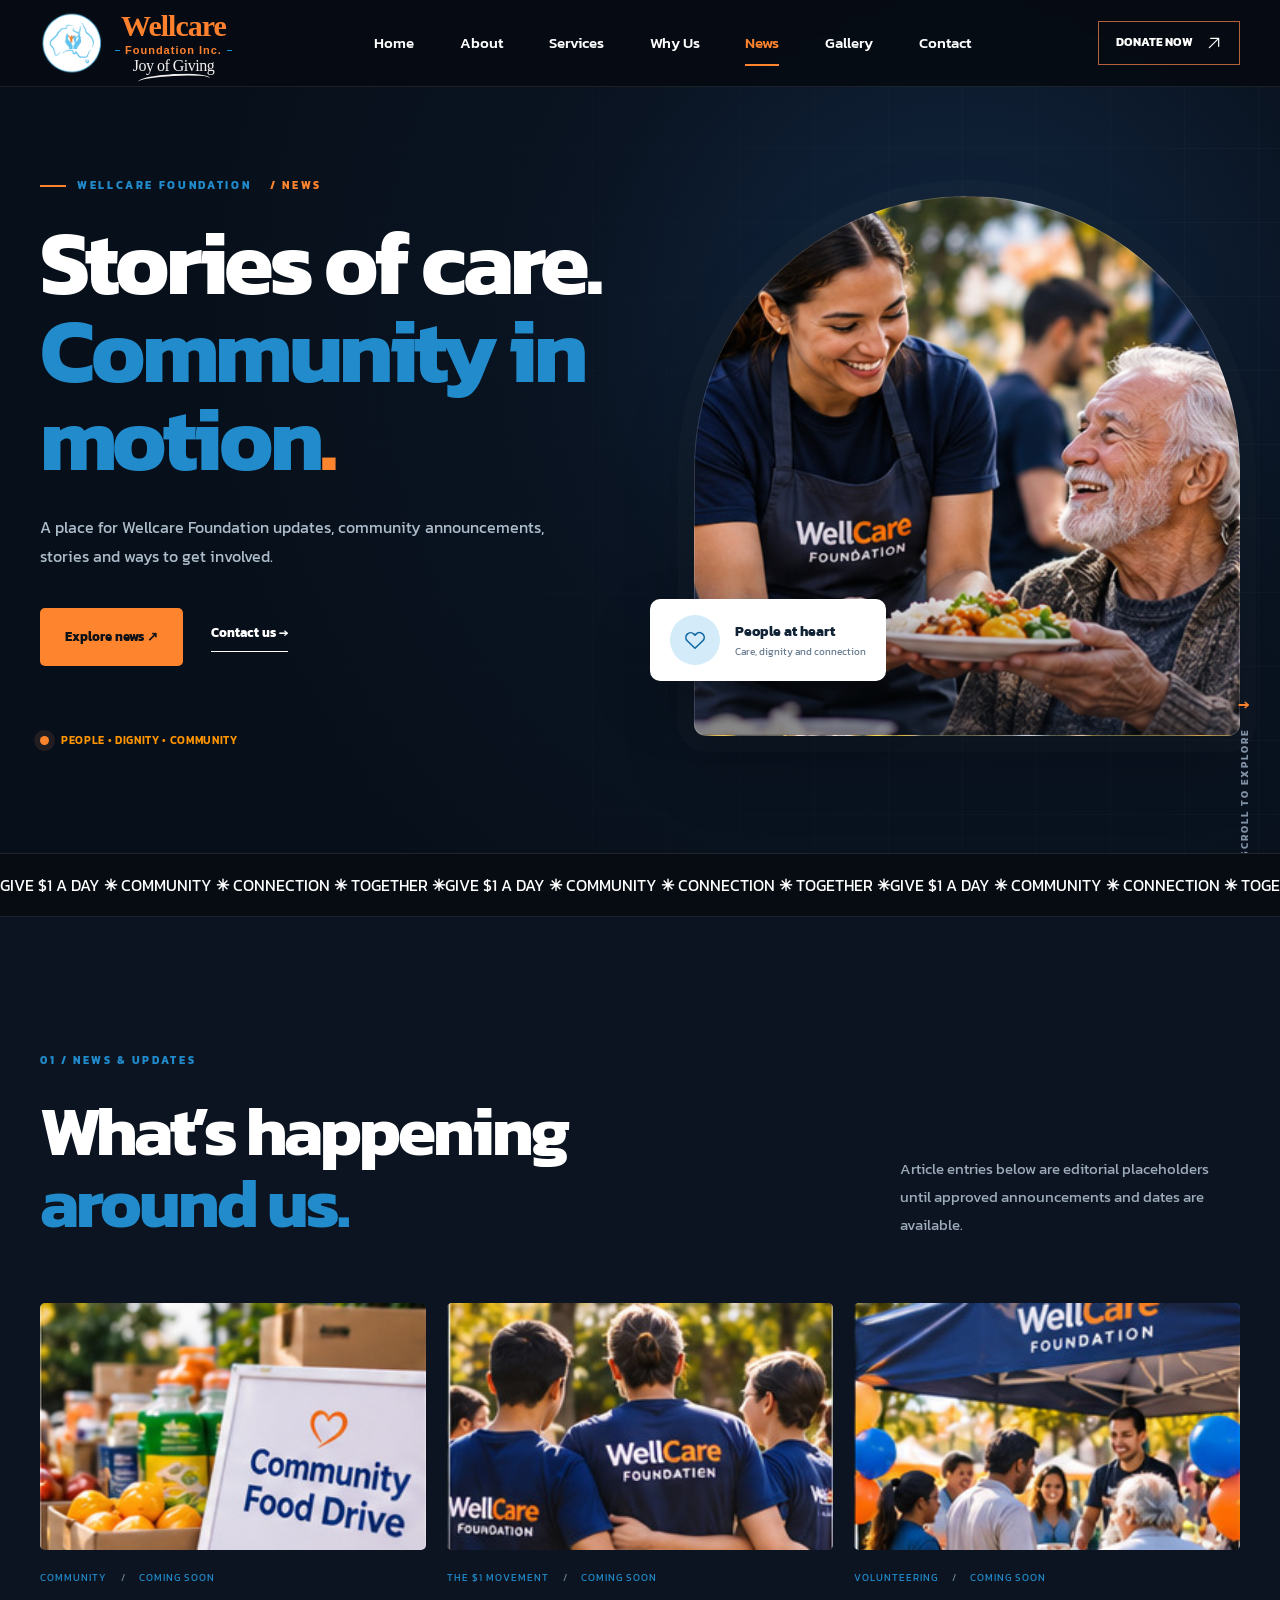
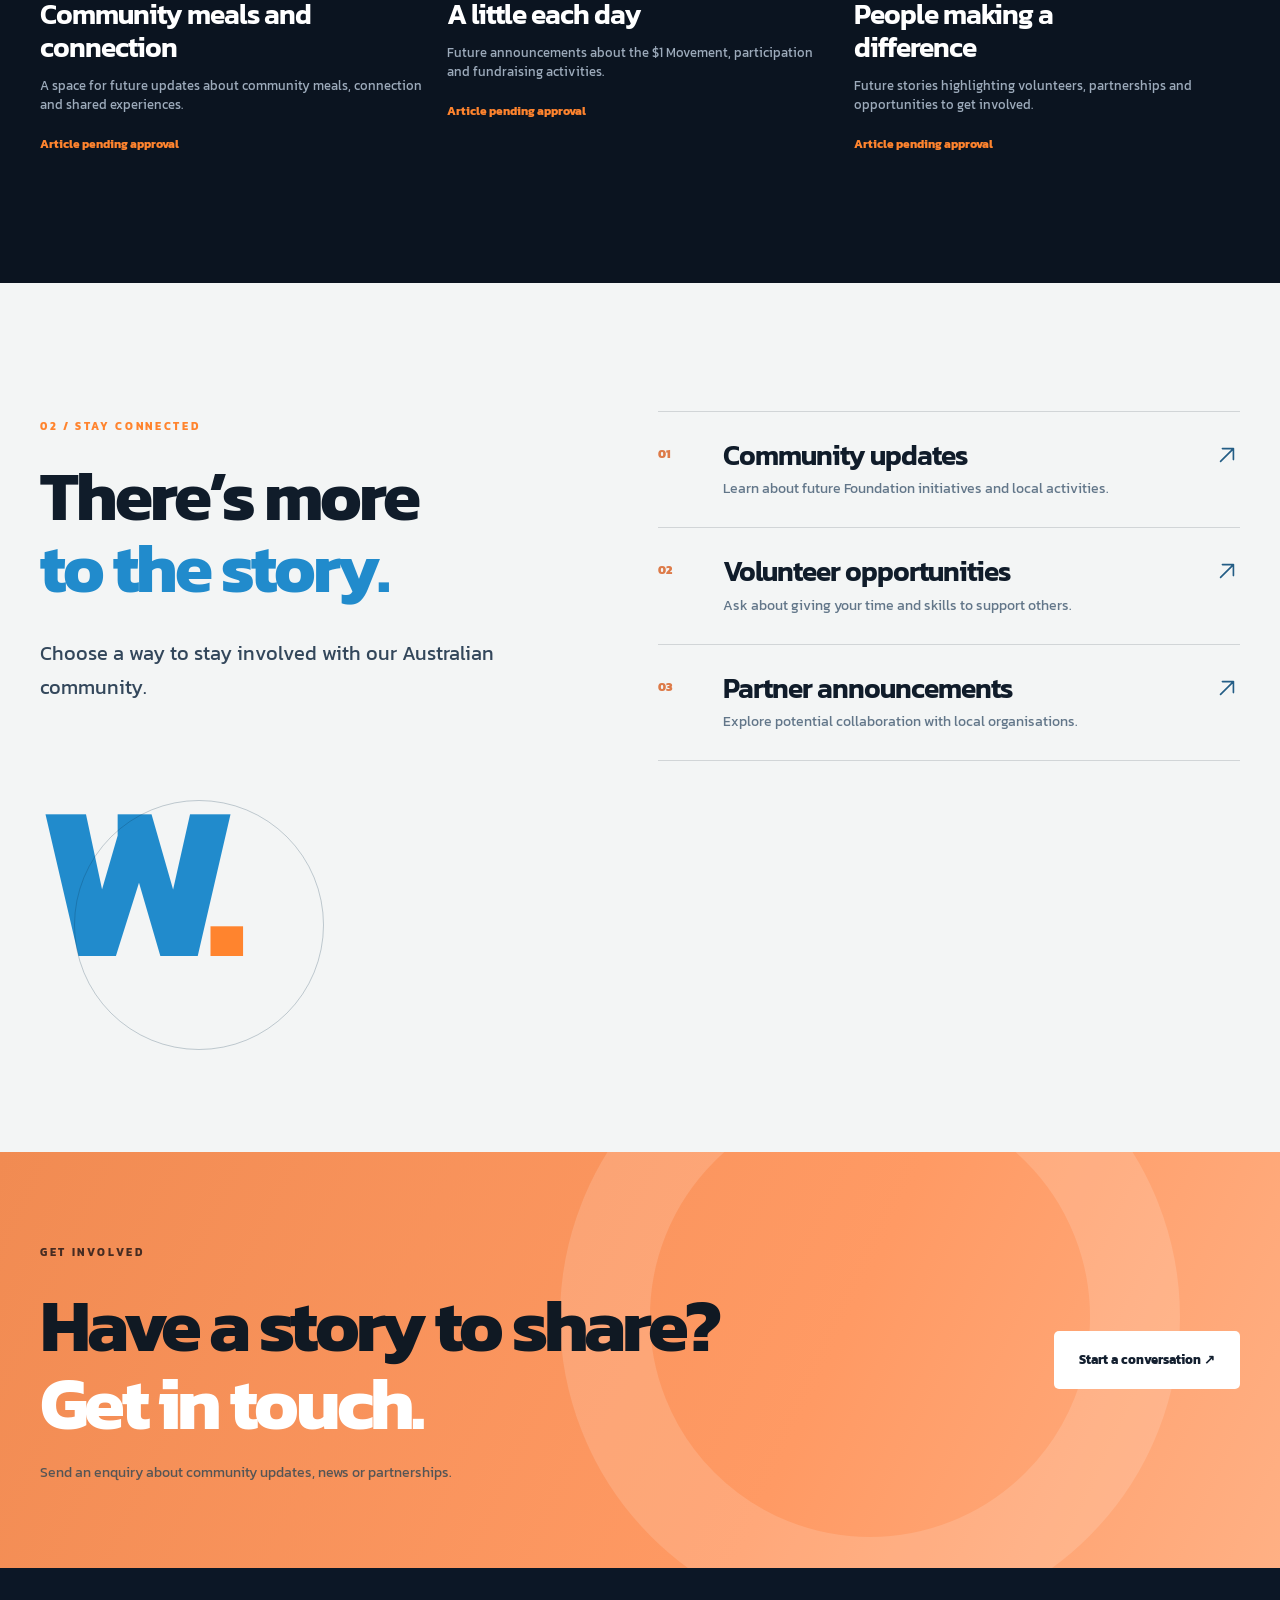
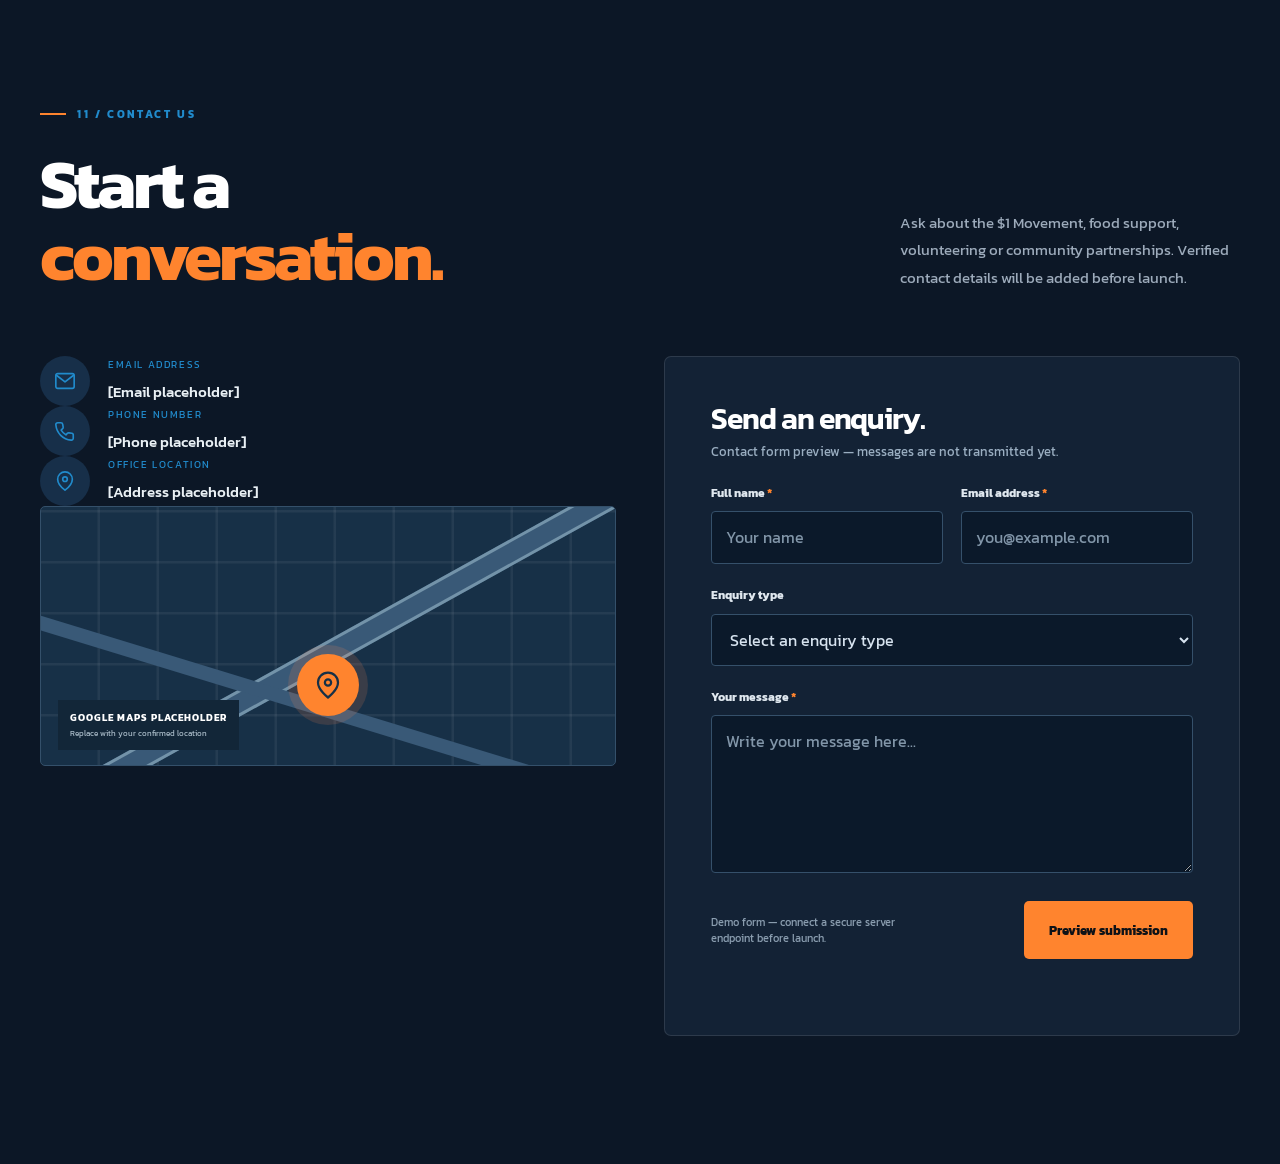
<file: news.html>
<!doctype html>
<html lang="en-AU">
<head>
<meta charset="utf-8"/>
<meta content="width=device-width, initial-scale=1" name="viewport"/>
<meta content="#070c13" name="theme-color"/>
<meta content="News & Updates at Wellcare Foundation: community support, the $1 Movement and ways to get involved in Australia." name="description"/>
<title>News & Updates | Wellcare Foundation</title>
<link href="https://fonts.googleapis.com" rel="preconnect"/>
<link crossorigin="" href="https://fonts.gstatic.com" rel="preconnect"/>
<link href="https://fonts.googleapis.com/css2?family=DM+Sans:wght@400;500;600;700&amp;family=Kanit:wght@400;500;600;700&amp;display=swap" rel="stylesheet"/>
<!-- Your supplied 13,018-line unified stylesheet, not a newly authored CSS file. -->
<link href="css/wellcare-foundation-unified.css" rel="stylesheet"/>
<script defer="" src="js/wellcare-foundation-main.js"></script>
</head>
<body class="wf-site">
<a class="skip-link" href="#main-content">Skip to main content</a>
<div aria-hidden="true" class="scroll-progress"></div>
<!-- The same SVG icon names and classes used by the homepage. -->
<svg aria-hidden="true" class="svg-sprite" focusable="false" xmlns="http://www.w3.org/2000/svg">
<symbol id="i-arrow" viewbox="0 0 24 24"><path d="M5 12h14m-6-6 6 6-6 6"></path></symbol>
<symbol id="i-arrow-up-right" viewbox="0 0 24 24"><path d="M5 19 19 5M7 5h12v12"></path></symbol>
<symbol id="i-arrow-up" viewbox="0 0 24 24"><path d="M12 19V5m-6 6 6-6 6 6"></path></symbol>
<symbol id="i-heart" viewbox="0 0 24 24"><path d="M20.5 5.5a5.2 5.2 0 0 0-7.35 0L12 6.65l-1.15-1.15a5.2 5.2 0 0 0-7.35 7.35L12 21l8.5-8.15a5.2 5.2 0 0 0 0-7.35Z"></path></symbol>
<symbol id="i-people" viewbox="0 0 24 24"><circle cx="9" cy="8" r="3"></circle><path d="M2.5 20v-2a6.5 6.5 0 0 1 13 0v2m1-14a3 3 0 0 1 0 6m1.5 2a5 5 0 0 1 3.5 4.8V20"></path></symbol>
<symbol id="i-spark" viewbox="0 0 24 24"><path d="m12 2 2.6 7.4L22 12l-7.4 2.6L12 22l-2.6-7.4L2 12l7.4-2.6L12 2Z"></path></symbol>
<symbol id="i-shield" viewbox="0 0 24 24"><path d="m12 2 8 4v6c0 5.1-3.4 8.4-8 10-4.6-1.6-8-4.9-8-10V6l8-4Z"></path><path d="m8.5 12 2.2 2.2 4.8-4.8"></path></symbol>
<symbol id="i-sun" viewbox="0 0 24 24"><circle cx="12" cy="12" r="4"></circle><path d="M12 2v2m0 16v2M4.9 4.9l1.4 1.4m11.4 11.4 1.4 1.4M2 12h2m16 0h2M4.9 19.1l1.4-1.4M17.7 6.3l1.4-1.4"></path></symbol>
<symbol id="i-home" viewbox="0 0 24 24"><path d="m3 10 9-7 9 7v11H3V10Z"></path><path d="M9 21v-8h6v8"></path></symbol>
<symbol id="i-message" viewbox="0 0 24 24"><path d="M20 11a8 8 0 0 1-8 8 8.8 8.8 0 0 1-4-.9L3 20l1.9-5A8 8 0 1 1 20 11Z"></path></symbol>
<symbol id="i-pin" viewbox="0 0 24 24"><path d="M20 10c0 6-8 12-8 12S4 16 4 10a8 8 0 1 1 16 0Z"></path><circle cx="12" cy="10" r="2.5"></circle></symbol>
</svg>
<div aria-label="Site header" data-include="components/header.html" id="site-header"></div>
<div class="mobile-backdrop" hidden=""></div>
<main id="main-content">
<section aria-labelledby="page-heading" class="hero" id="news-top"><div aria-hidden="true" class="hero__texture"></div><div class="container hero__inner"><div class="hero__copy reveal"><div class="eyebrow eyebrow--light"><span class="eyebrow__dash"></span> WELLCARE FOUNDATION <span class="eyebrow__index">/ NEWS</span></div><h1 class="section-title section-title--light" id="page-heading" style="font-size:clamp(52px,7vw,105px);line-height:.98;">Stories of care.<br><span class="text-blue">Community in motion<span class="accent-dot">.</span></span></h1><p class="hero__intro">A place for Wellcare Foundation updates, community announcements, stories and ways to get involved.</p><div class="hero__actions"><a class="btn btn--orange" href="#page-content">Explore news ↗</a><a class="text-link text-link--light" href="contact.html">Contact us →</a></div><div class="hero__bottom"><span aria-hidden="true" class="hero__pulse"></span><span>People • Dignity • Community</span></div></div><div class="hero__art reveal" role="img" aria-label="Illustrative Australian community photograph" style="background-image:linear-gradient(0deg,rgba(7,12,19,.45),transparent 36%),url('img/hero-community1.jpg');background-size:cover;background-position:center;"><div class="hero__floating-card"><span class="round-icon round-icon--blue"><svg class="icon" aria-hidden="true"><use href="#i-heart"></use></svg></span><span><strong>People at heart</strong><small>Care, dignity and connection</small></span></div></div></div><div aria-hidden="true" class="hero__side-note">SCROLL TO EXPLORE <span>↓</span></div></section><div class="ticker" aria-label="Community and connection"><div class="ticker__track" aria-hidden="true"><span>GIVE $1 A DAY <b>✳</b> COMMUNITY <b>✳</b> CONNECTION <b>✳</b> TOGETHER <b>✳</b></span><span>GIVE $1 A DAY <b>✳</b> COMMUNITY <b>✳</b> CONNECTION <b>✳</b> TOGETHER <b>✳</b></span><span>GIVE $1 A DAY <b>✳</b> COMMUNITY <b>✳</b> CONNECTION <b>✳</b> TOGETHER <b>✳</b></span></div></div><section class="section section--dark blog" id="page-content"><div class="container"><div class="section-heading reveal"><div><div class="eyebrow eyebrow--light">01 / NEWS & UPDATES</div><h2 class="section-title section-title--light">What’s happening<br><span class="text-blue">around us.</span></h2></div><p class="section-heading__aside">Article entries below are editorial placeholders until approved announcements and dates are available.</p></div><div class="blog__grid"><article class="news-card reveal"><div class="news-card__image news-card__image--a" style="position:relative;overflow:hidden;"><img src="img/news-01.jpg" alt="Illustrative community news image" loading="lazy" style="position:absolute;inset:0;width:100%;height:100%;object-fit:cover;"></div><div class="news-card__meta"><span>COMMUNITY</span><span>COMING SOON</span></div><h3>Community meals and connection</h3><p>A space for future updates about community meals, connection and shared experiences.</p><span class="news-card__text-link">Article pending approval</span></article><article class="news-card reveal"><div class="news-card__image news-card__image--b" style="position:relative;overflow:hidden;"><img src="img/news-02.jpg" alt="Illustrative community news image" loading="lazy" style="position:absolute;inset:0;width:100%;height:100%;object-fit:cover;"></div><div class="news-card__meta"><span>THE $1 MOVEMENT</span><span>COMING SOON</span></div><h3>A little each day</h3><p>Future announcements about the $1 Movement, participation and fundraising activities.</p><span class="news-card__text-link">Article pending approval</span></article><article class="news-card reveal"><div class="news-card__image news-card__image--c" style="position:relative;overflow:hidden;"><img src="img/news-03.jpg" alt="Illustrative community news image" loading="lazy" style="position:absolute;inset:0;width:100%;height:100%;object-fit:cover;"></div><div class="news-card__meta"><span>VOLUNTEERING</span><span>COMING SOON</span></div><h3>People making a difference</h3><p>Future stories highlighting volunteers, partnerships and opportunities to get involved.</p><span class="news-card__text-link">Article pending approval</span></article></div></div></section><section class="section section--light why" id="updates"><div class="container why__grid"><div class="why__intro reveal"><div class="eyebrow">02 / STAY CONNECTED</div><h2 class="section-title">There’s more<br><span class="text-blue">to the story.</span></h2><p class="section-lead">Choose a way to stay involved with our Australian community.</p><div class="why__graphic" aria-hidden="true"><span>W<span>.</span></span><div class="why__graphic-ring"></div></div></div><div class="why__list"><article class="why-item reveal"><span class="why-item__number">01</span><div><h3>Community updates</h3><p>Learn about future Foundation initiatives and local activities.</p></div><svg class="icon" aria-hidden="true"><use href="#i-arrow-up-right"></use></svg></article><article class="why-item reveal"><span class="why-item__number">02</span><div><h3>Volunteer opportunities</h3><p>Ask about giving your time and skills to support others.</p></div><svg class="icon" aria-hidden="true"><use href="#i-arrow-up-right"></use></svg></article><article class="why-item reveal"><span class="why-item__number">03</span><div><h3>Partner announcements</h3><p>Explore potential collaboration with local organisations.</p></div><svg class="icon" aria-hidden="true"><use href="#i-arrow-up-right"></use></svg></article></div></div></section><section class="cta" id="get-involved"><div class="container cta__inner reveal"><div><div class="eyebrow">GET INVOLVED</div><h2>Have a story to share?<br><em>Get in touch.</em></h2><p>Send an enquiry about community updates, news or partnerships.</p></div><a class="btn btn--white" href="contact.html">Start a conversation ↗</a><div class="cta__shape" aria-hidden="true"></div></div></section>
</main>
<div data-include="components/footer.html" id="site-footer">
</div>
<button aria-label="Back to top" class="back-to-top" type="button"><svg class="icon"><use href="#i-arrow-up"></use></svg></button>
</body>
</html>
</file>
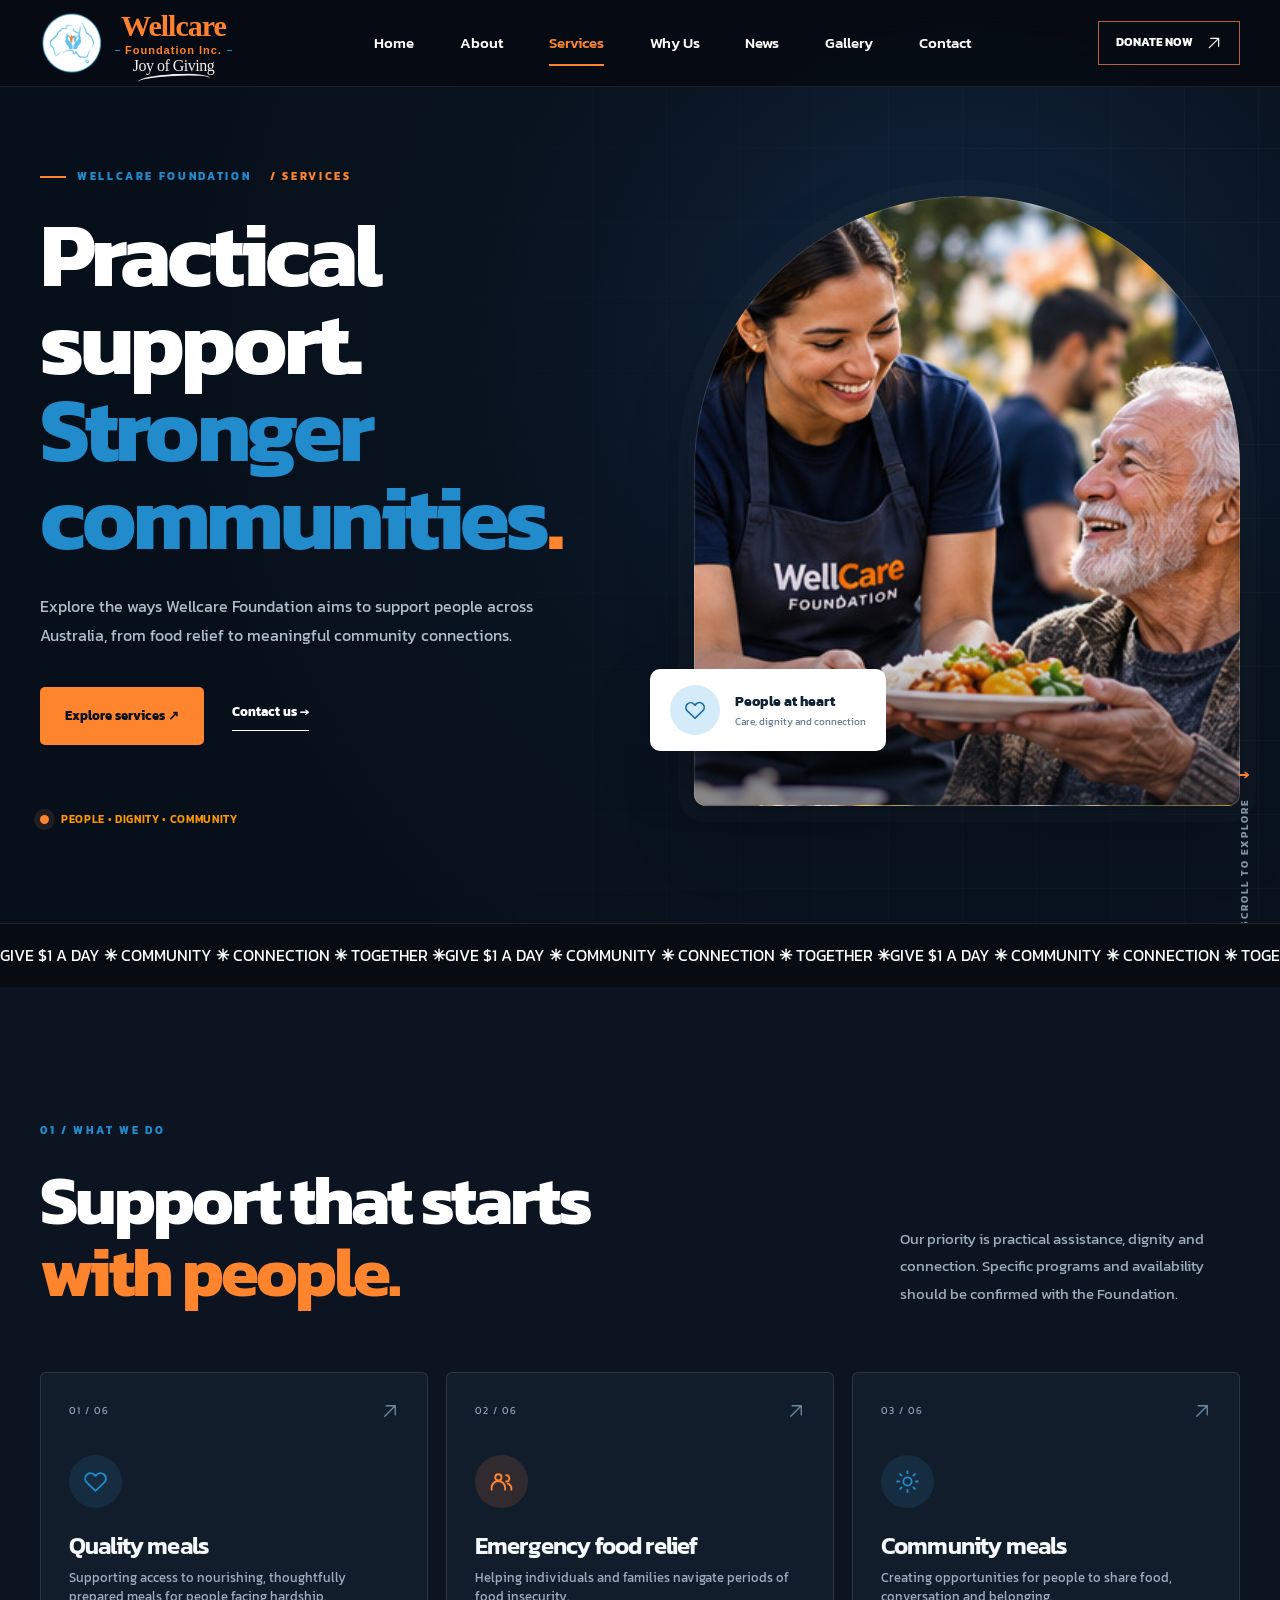
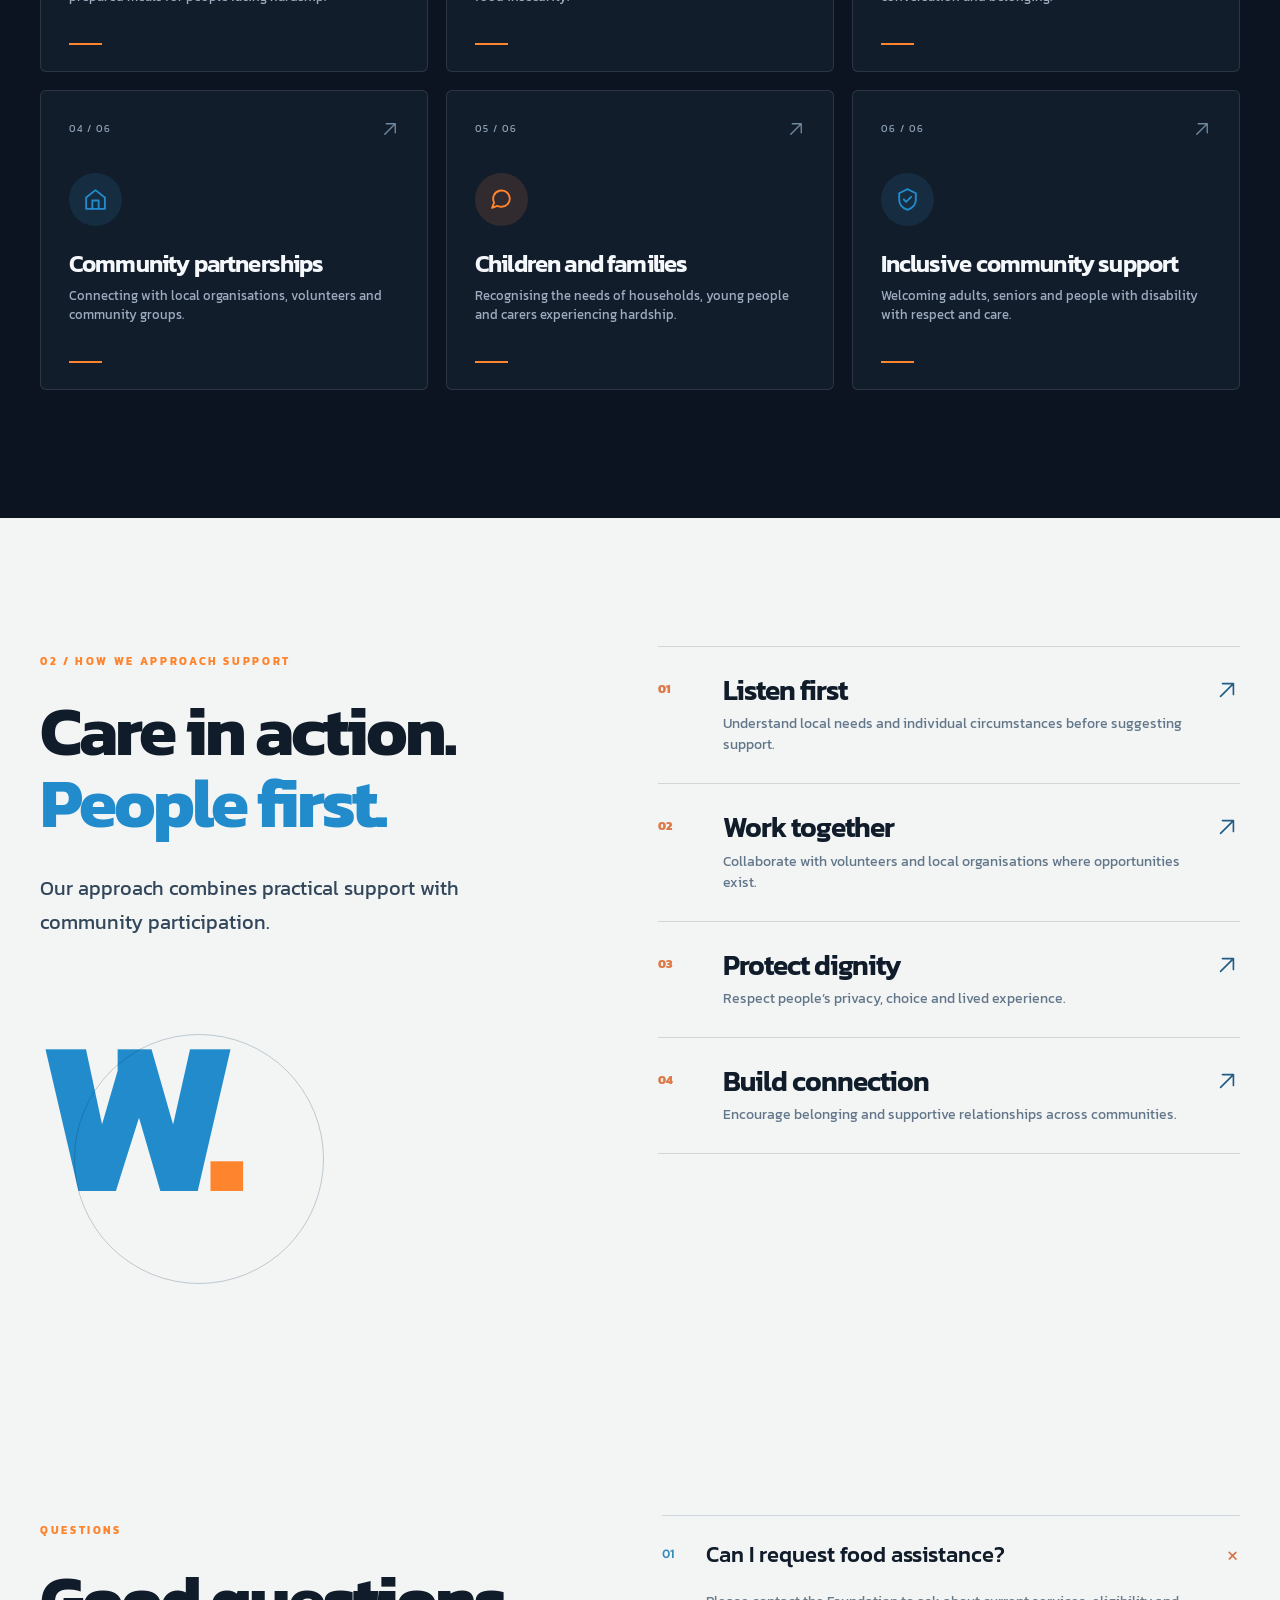
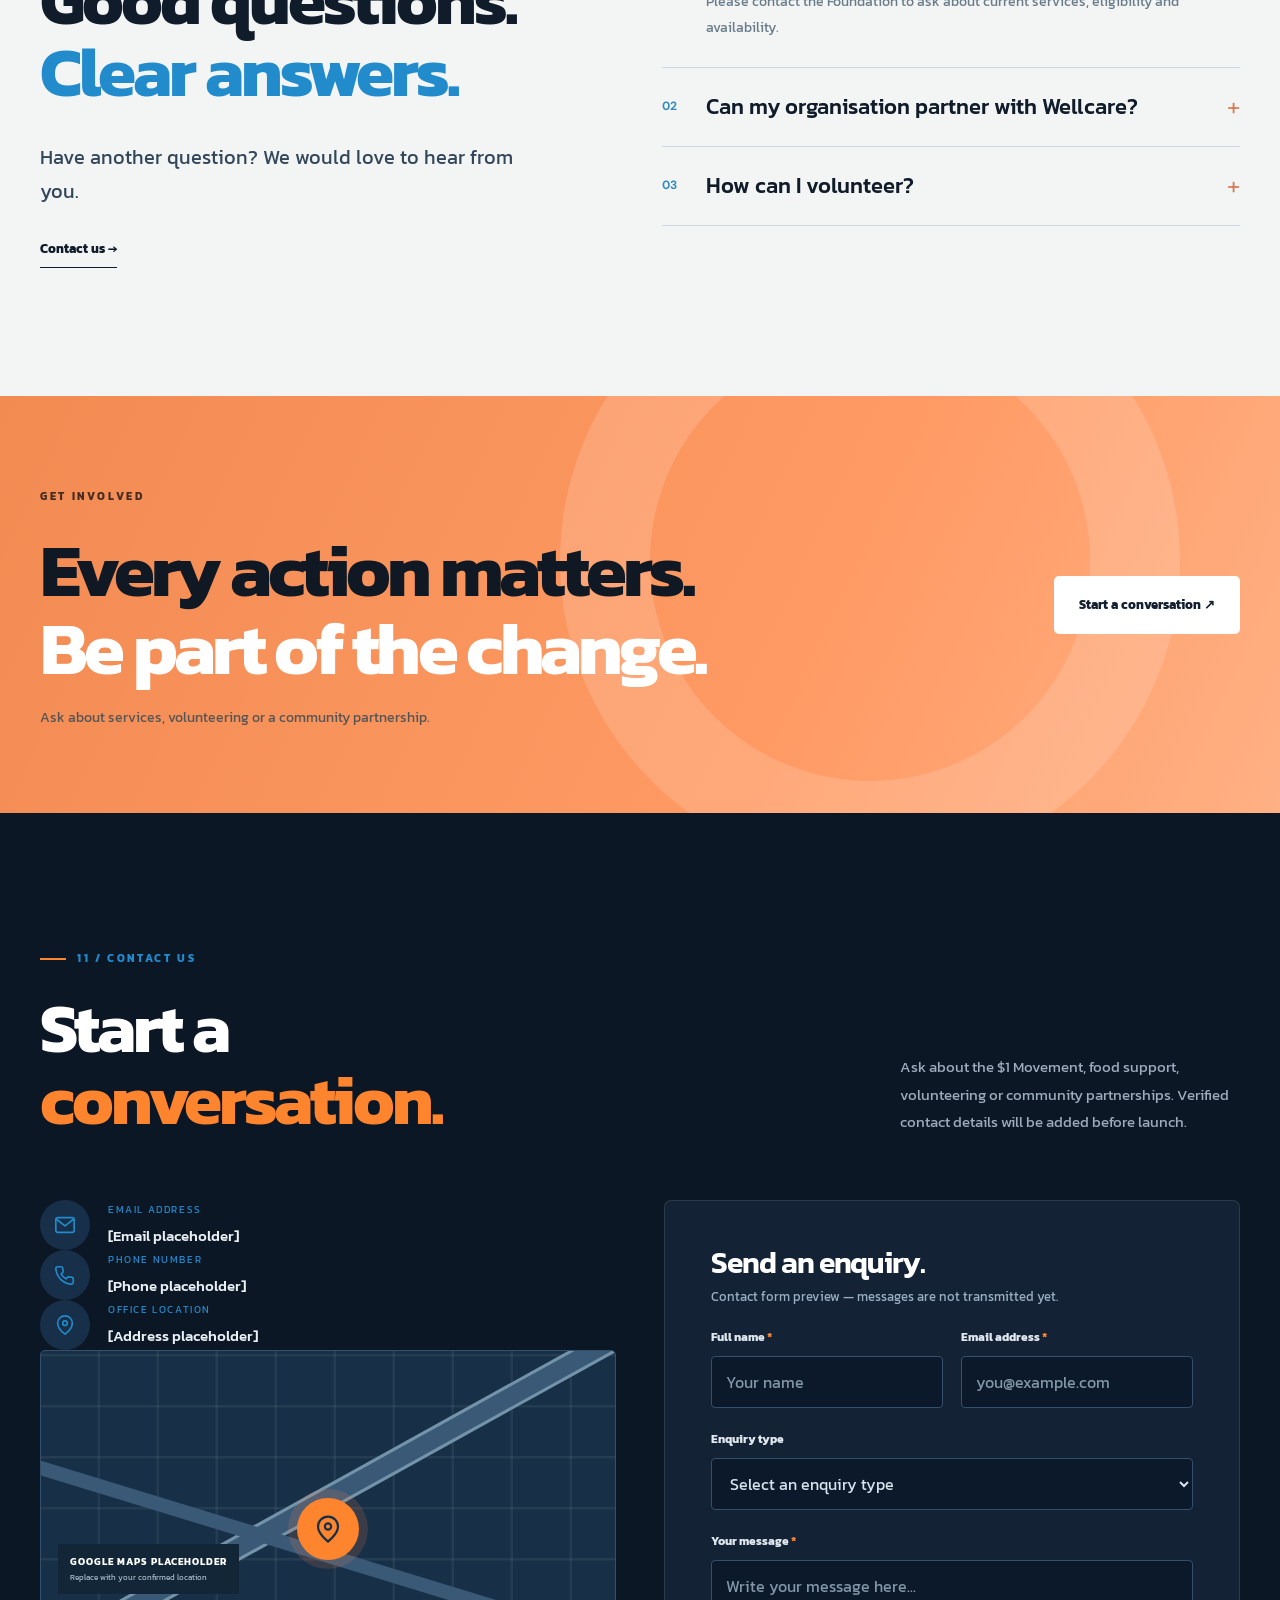
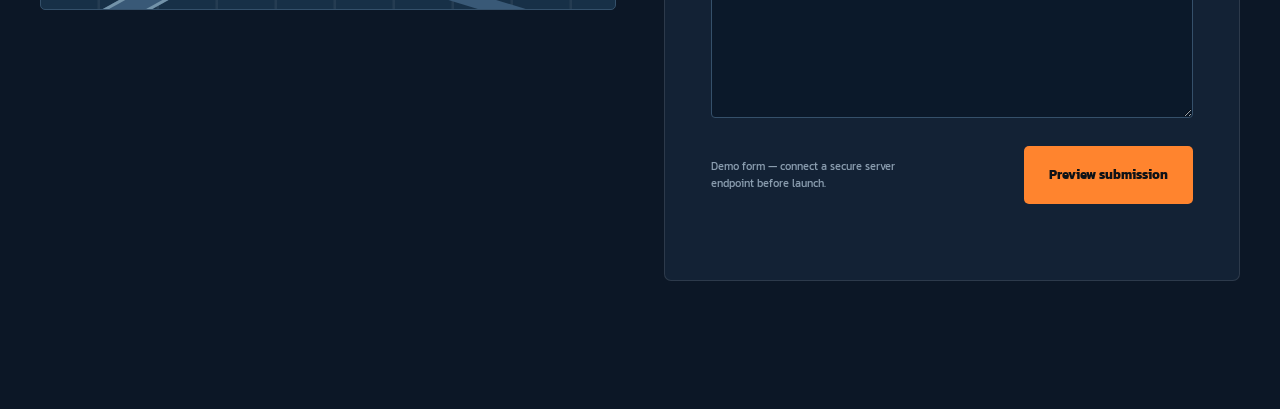
<file: services.html>
<!doctype html>
<html lang="en-AU">
<head>
<meta charset="utf-8"/>
<meta content="width=device-width, initial-scale=1" name="viewport"/>
<meta content="#070c13" name="theme-color"/>
<meta content="Services at Wellcare Foundation: community support, the $1 Movement and ways to get involved in Australia." name="description"/>
<title>Services | Wellcare Foundation</title>
<link href="https://fonts.googleapis.com" rel="preconnect"/>
<link crossorigin="" href="https://fonts.gstatic.com" rel="preconnect"/>
<link href="https://fonts.googleapis.com/css2?family=DM+Sans:wght@400;500;600;700&amp;family=Kanit:wght@400;500;600;700&amp;display=swap" rel="stylesheet"/>
<!-- Your supplied 13,018-line unified stylesheet, not a newly authored CSS file. -->
<link href="css/wellcare-foundation-unified.css" rel="stylesheet"/>
<script defer="" src="js/wellcare-foundation-main.js"></script>
</head>
<body class="wf-site">
<a class="skip-link" href="#main-content">Skip to main content</a>
<div aria-hidden="true" class="scroll-progress"></div>
<!-- The same SVG icon names and classes used by the homepage. -->
<svg aria-hidden="true" class="svg-sprite" focusable="false" xmlns="http://www.w3.org/2000/svg">
<symbol id="i-arrow" viewbox="0 0 24 24"><path d="M5 12h14m-6-6 6 6-6 6"></path></symbol>
<symbol id="i-arrow-up-right" viewbox="0 0 24 24"><path d="M5 19 19 5M7 5h12v12"></path></symbol>
<symbol id="i-arrow-up" viewbox="0 0 24 24"><path d="M12 19V5m-6 6 6-6 6 6"></path></symbol>
<symbol id="i-heart" viewbox="0 0 24 24"><path d="M20.5 5.5a5.2 5.2 0 0 0-7.35 0L12 6.65l-1.15-1.15a5.2 5.2 0 0 0-7.35 7.35L12 21l8.5-8.15a5.2 5.2 0 0 0 0-7.35Z"></path></symbol>
<symbol id="i-people" viewbox="0 0 24 24"><circle cx="9" cy="8" r="3"></circle><path d="M2.5 20v-2a6.5 6.5 0 0 1 13 0v2m1-14a3 3 0 0 1 0 6m1.5 2a5 5 0 0 1 3.5 4.8V20"></path></symbol>
<symbol id="i-spark" viewbox="0 0 24 24"><path d="m12 2 2.6 7.4L22 12l-7.4 2.6L12 22l-2.6-7.4L2 12l7.4-2.6L12 2Z"></path></symbol>
<symbol id="i-shield" viewbox="0 0 24 24"><path d="m12 2 8 4v6c0 5.1-3.4 8.4-8 10-4.6-1.6-8-4.9-8-10V6l8-4Z"></path><path d="m8.5 12 2.2 2.2 4.8-4.8"></path></symbol>
<symbol id="i-sun" viewbox="0 0 24 24"><circle cx="12" cy="12" r="4"></circle><path d="M12 2v2m0 16v2M4.9 4.9l1.4 1.4m11.4 11.4 1.4 1.4M2 12h2m16 0h2M4.9 19.1l1.4-1.4M17.7 6.3l1.4-1.4"></path></symbol>
<symbol id="i-home" viewbox="0 0 24 24"><path d="m3 10 9-7 9 7v11H3V10Z"></path><path d="M9 21v-8h6v8"></path></symbol>
<symbol id="i-message" viewbox="0 0 24 24"><path d="M20 11a8 8 0 0 1-8 8 8.8 8.8 0 0 1-4-.9L3 20l1.9-5A8 8 0 1 1 20 11Z"></path></symbol>
<symbol id="i-pin" viewbox="0 0 24 24"><path d="M20 10c0 6-8 12-8 12S4 16 4 10a8 8 0 1 1 16 0Z"></path><circle cx="12" cy="10" r="2.5"></circle></symbol>
</svg>
<div aria-label="Site header" data-include="components/header.html" id="site-header"></div>
<div class="mobile-backdrop" hidden=""></div>
<main id="main-content">
<section aria-labelledby="page-heading" class="hero" id="services-top"><div aria-hidden="true" class="hero__texture"></div><div class="container hero__inner"><div class="hero__copy reveal"><div class="eyebrow eyebrow--light"><span class="eyebrow__dash"></span> WELLCARE FOUNDATION <span class="eyebrow__index">/ SERVICES</span></div><h1 class="section-title section-title--light" id="page-heading" style="font-size:clamp(52px,7vw,105px);line-height:.98;">Practical support.<br><span class="text-blue">Stronger communities<span class="accent-dot">.</span></span></h1><p class="hero__intro">Explore the ways Wellcare Foundation aims to support people across Australia, from food relief to meaningful community connections.</p><div class="hero__actions"><a class="btn btn--orange" href="#page-content">Explore services ↗</a><a class="text-link text-link--light" href="contact.html">Contact us →</a></div><div class="hero__bottom"><span aria-hidden="true" class="hero__pulse"></span><span>People • Dignity • Community</span></div></div><div class="hero__art reveal" role="img" aria-label="Illustrative Australian community photograph" style="background-image:linear-gradient(0deg,rgba(7,12,19,.45),transparent 36%),url('img/hero-community.jpg');background-size:cover;background-position:center;"><div class="hero__floating-card"><span class="round-icon round-icon--blue"><svg class="icon" aria-hidden="true"><use href="#i-heart"></use></svg></span><span><strong>People at heart</strong><small>Care, dignity and connection</small></span></div></div></div><div aria-hidden="true" class="hero__side-note">SCROLL TO EXPLORE <span>↓</span></div></section><div class="ticker" aria-label="Community and connection"><div class="ticker__track" aria-hidden="true"><span>GIVE $1 A DAY <b>✳</b> COMMUNITY <b>✳</b> CONNECTION <b>✳</b> TOGETHER <b>✳</b></span><span>GIVE $1 A DAY <b>✳</b> COMMUNITY <b>✳</b> CONNECTION <b>✳</b> TOGETHER <b>✳</b></span><span>GIVE $1 A DAY <b>✳</b> COMMUNITY <b>✳</b> CONNECTION <b>✳</b> TOGETHER <b>✳</b></span></div></div><section class="section section--dark services" id="page-content" aria-label="01 / WHAT WE DO"><div class="container"><div class="section-heading reveal"><div><div class="eyebrow eyebrow--light">01 / WHAT WE DO</div><h2 class="section-title section-title--light">Support that starts<br><span class="text-orange">with people.</span></h2></div><p class="section-heading__aside">Our priority is practical assistance, dignity and connection. Specific programs and availability should be confirmed with the Foundation.</p></div><div class="services__grid"><article class="service-card reveal"><span class="service-card__top"><span class="service-card__number">01 / 06</span><svg class="icon icon--arrow" aria-hidden="true"><use href="#i-arrow-up-right"></use></svg></span><span class="service-card__icon"><svg class="icon" aria-hidden="true"><use href="#i-heart"></use></svg></span><h3>Quality meals</h3><p>Supporting access to nourishing, thoughtfully prepared meals for people facing hardship.</p><span class="service-card__rule"></span></article><article class="service-card reveal"><span class="service-card__top"><span class="service-card__number">02 / 06</span><svg class="icon icon--arrow" aria-hidden="true"><use href="#i-arrow-up-right"></use></svg></span><span class="service-card__icon"><svg class="icon" aria-hidden="true"><use href="#i-people"></use></svg></span><h3>Emergency food relief</h3><p>Helping individuals and families navigate periods of food insecurity.</p><span class="service-card__rule"></span></article><article class="service-card reveal"><span class="service-card__top"><span class="service-card__number">03 / 06</span><svg class="icon icon--arrow" aria-hidden="true"><use href="#i-arrow-up-right"></use></svg></span><span class="service-card__icon"><svg class="icon" aria-hidden="true"><use href="#i-sun"></use></svg></span><h3>Community meals</h3><p>Creating opportunities for people to share food, conversation and belonging.</p><span class="service-card__rule"></span></article><article class="service-card reveal"><span class="service-card__top"><span class="service-card__number">04 / 06</span><svg class="icon icon--arrow" aria-hidden="true"><use href="#i-arrow-up-right"></use></svg></span><span class="service-card__icon"><svg class="icon" aria-hidden="true"><use href="#i-home"></use></svg></span><h3>Community partnerships</h3><p>Connecting with local organisations, volunteers and community groups.</p><span class="service-card__rule"></span></article><article class="service-card reveal"><span class="service-card__top"><span class="service-card__number">05 / 06</span><svg class="icon icon--arrow" aria-hidden="true"><use href="#i-arrow-up-right"></use></svg></span><span class="service-card__icon"><svg class="icon" aria-hidden="true"><use href="#i-message"></use></svg></span><h3>Children and families</h3><p>Recognising the needs of households, young people and carers experiencing hardship.</p><span class="service-card__rule"></span></article><article class="service-card reveal"><span class="service-card__top"><span class="service-card__number">06 / 06</span><svg class="icon icon--arrow" aria-hidden="true"><use href="#i-arrow-up-right"></use></svg></span><span class="service-card__icon"><svg class="icon" aria-hidden="true"><use href="#i-shield"></use></svg></span><h3>Inclusive community support</h3><p>Welcoming adults, seniors and people with disability with respect and care.</p><span class="service-card__rule"></span></article></div></div></section><section class="section section--light why" id="approach"><div class="container why__grid"><div class="why__intro reveal"><div class="eyebrow">02 / HOW WE APPROACH SUPPORT</div><h2 class="section-title">Care in action.<br><span class="text-blue">People first.</span></h2><p class="section-lead">Our approach combines practical support with community participation.</p><div class="why__graphic" aria-hidden="true"><span>W<span>.</span></span><div class="why__graphic-ring"></div></div></div><div class="why__list"><article class="why-item reveal"><span class="why-item__number">01</span><div><h3>Listen first</h3><p>Understand local needs and individual circumstances before suggesting support.</p></div><svg class="icon" aria-hidden="true"><use href="#i-arrow-up-right"></use></svg></article><article class="why-item reveal"><span class="why-item__number">02</span><div><h3>Work together</h3><p>Collaborate with volunteers and local organisations where opportunities exist.</p></div><svg class="icon" aria-hidden="true"><use href="#i-arrow-up-right"></use></svg></article><article class="why-item reveal"><span class="why-item__number">03</span><div><h3>Protect dignity</h3><p>Respect people’s privacy, choice and lived experience.</p></div><svg class="icon" aria-hidden="true"><use href="#i-arrow-up-right"></use></svg></article><article class="why-item reveal"><span class="why-item__number">04</span><div><h3>Build connection</h3><p>Encourage belonging and supportive relationships across communities.</p></div><svg class="icon" aria-hidden="true"><use href="#i-arrow-up-right"></use></svg></article></div></div></section><section class="section section--light faq" id="faq"><div class="container faq__grid"><div class="faq__intro reveal"><div class="eyebrow">QUESTIONS</div><h2 class="section-title">Good questions.<br><span class="text-blue">Clear answers.</span></h2><p class="section-lead">Have another question? We would love to hear from you.</p><a class="text-link" href="contact.html">Contact us →</a></div><div class="faq__items reveal"><details class="faq-item" open><summary><span>01</span> Can I request food assistance? <span class="faq-item__plus" aria-hidden="true">+</span></summary><p>Please contact the Foundation to ask about current services, eligibility and availability.</p></details><details class="faq-item" ><summary><span>02</span> Can my organisation partner with Wellcare? <span class="faq-item__plus" aria-hidden="true">+</span></summary><p>Yes. Use the contact page to start a conversation about potential community partnerships.</p></details><details class="faq-item" ><summary><span>03</span> How can I volunteer? <span class="faq-item__plus" aria-hidden="true">+</span></summary><p>Contact the team to enquire about current or future volunteer opportunities.</p></details></div></div></section><section class="cta" id="get-involved"><div class="container cta__inner reveal"><div><div class="eyebrow">GET INVOLVED</div><h2>Every action matters.<br><em>Be part of the change.</em></h2><p>Ask about services, volunteering or a community partnership.</p></div><a class="btn btn--white" href="contact.html">Start a conversation ↗</a><div class="cta__shape" aria-hidden="true"></div></div></section>
</main>
<div data-include="components/footer.html" id="site-footer">
</div>
<button aria-label="Back to top" class="back-to-top" type="button"><svg class="icon"><use href="#i-arrow-up"></use></svg></button>
</body>
</html>
</file>
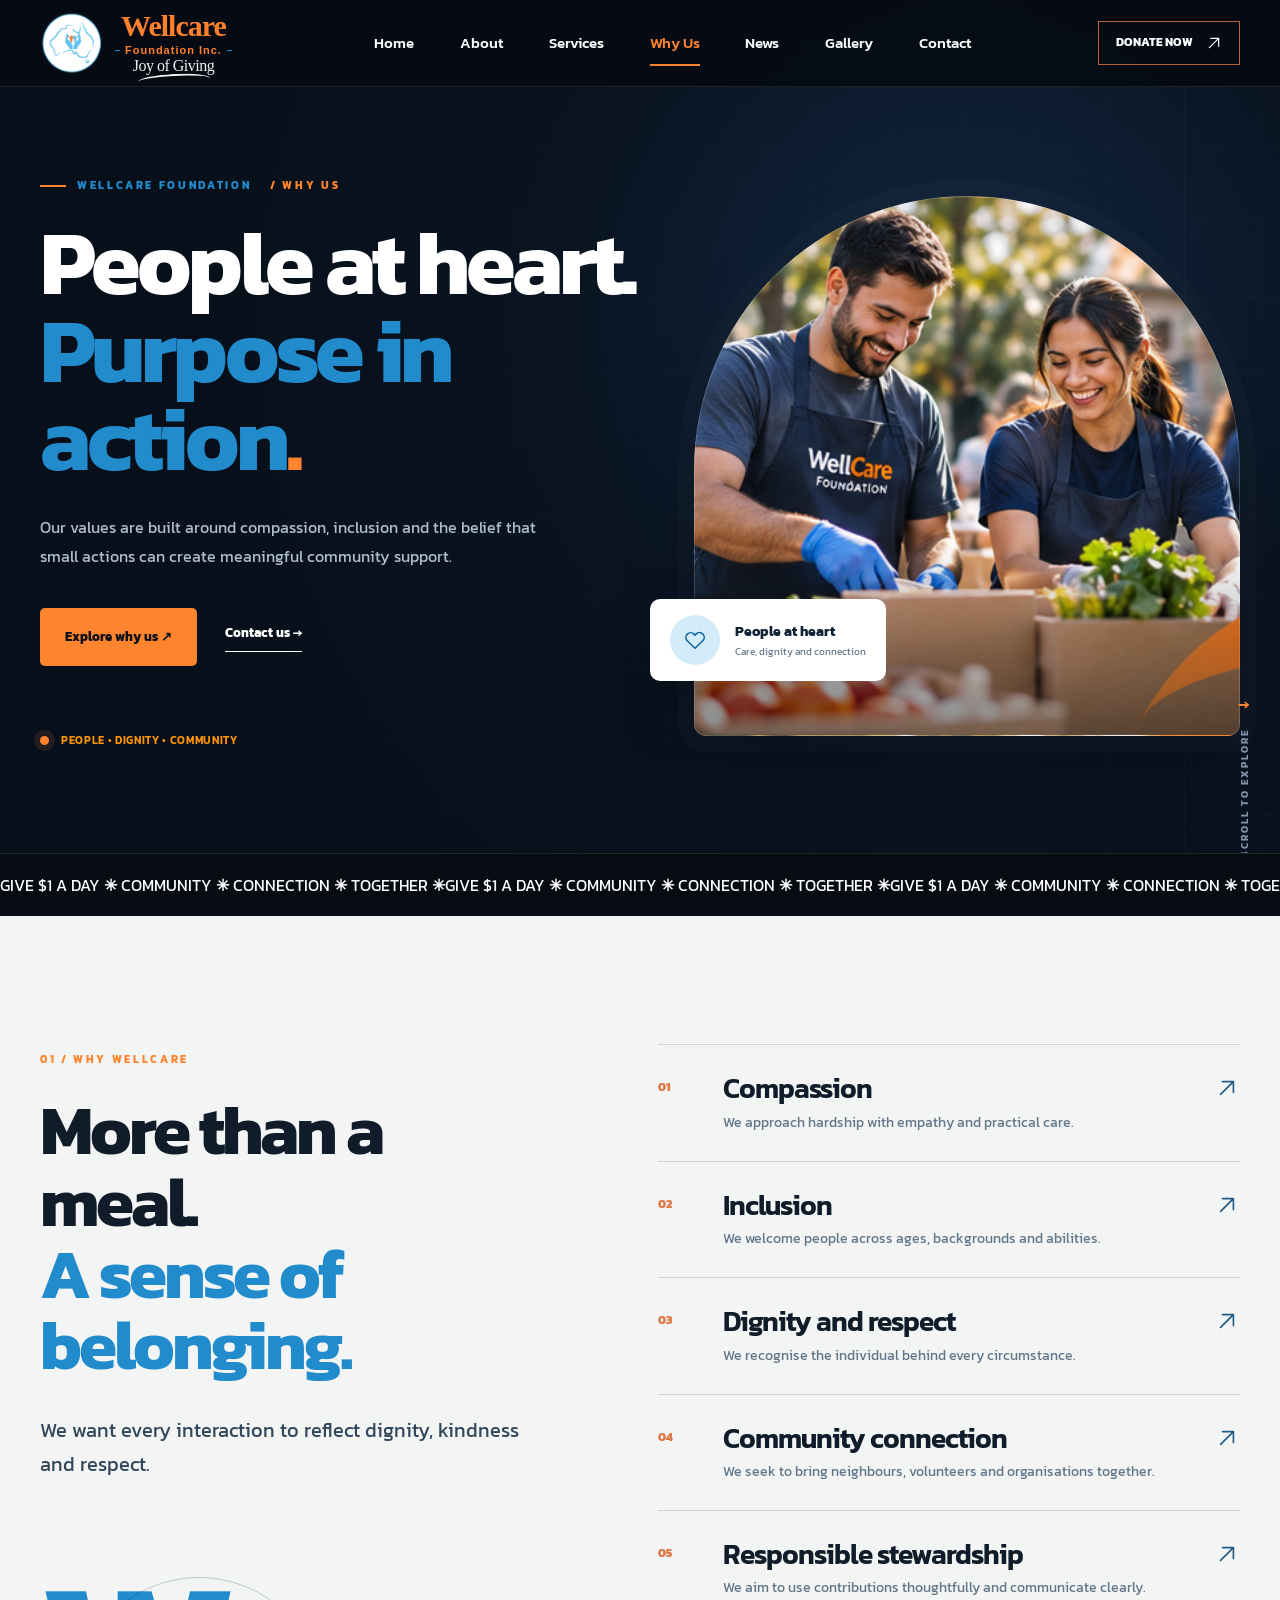
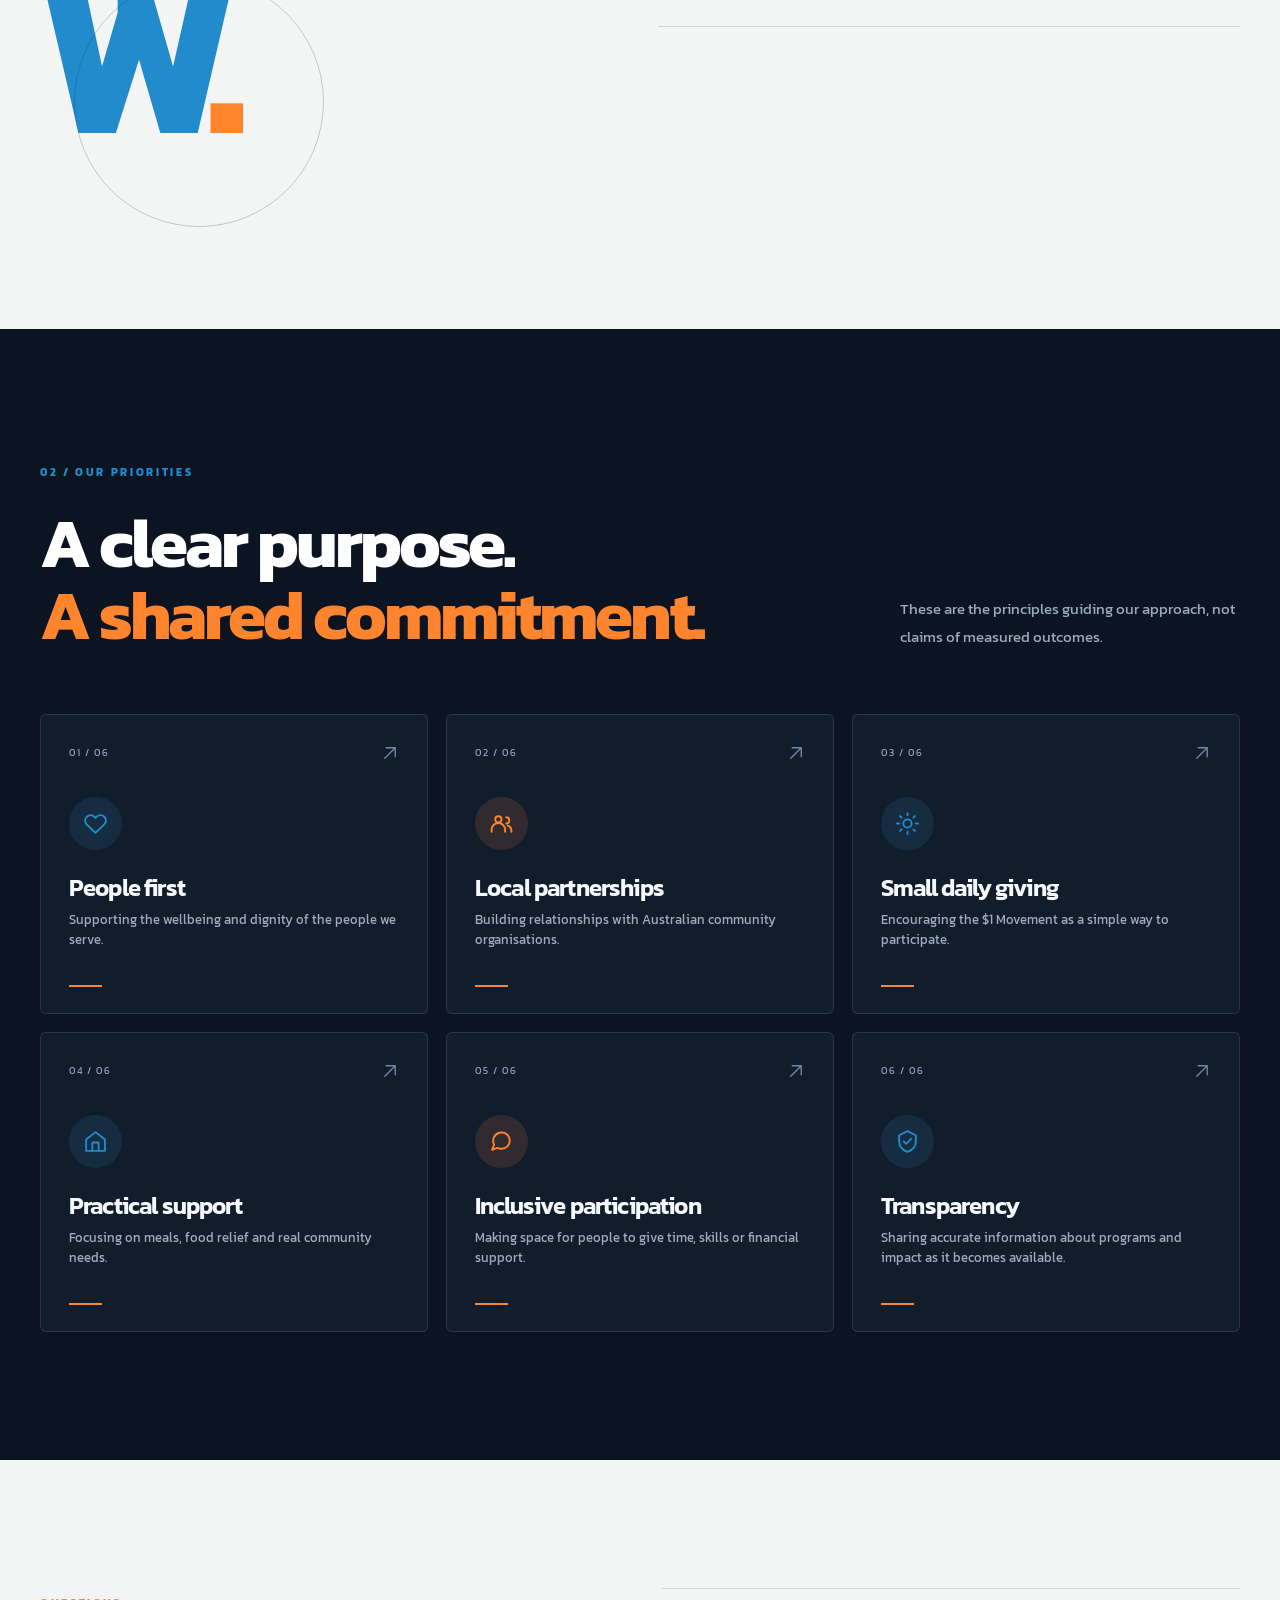
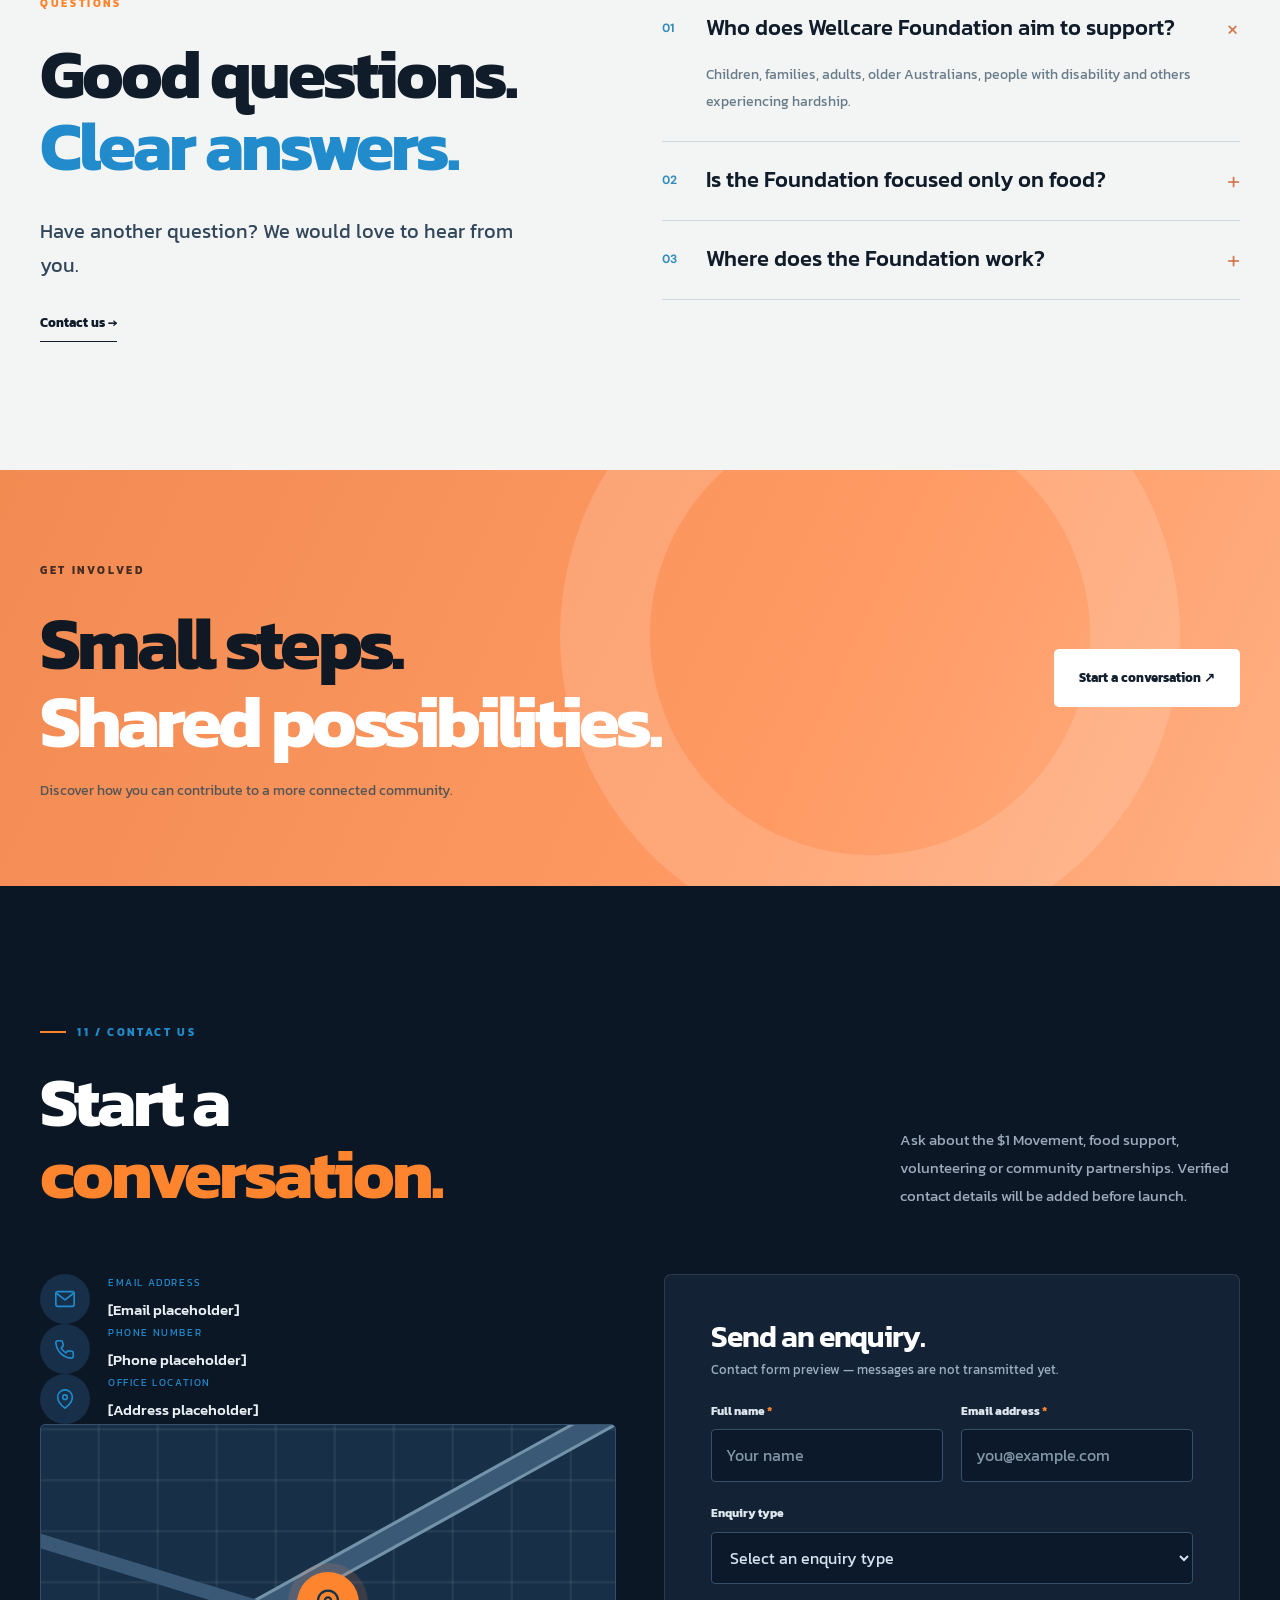
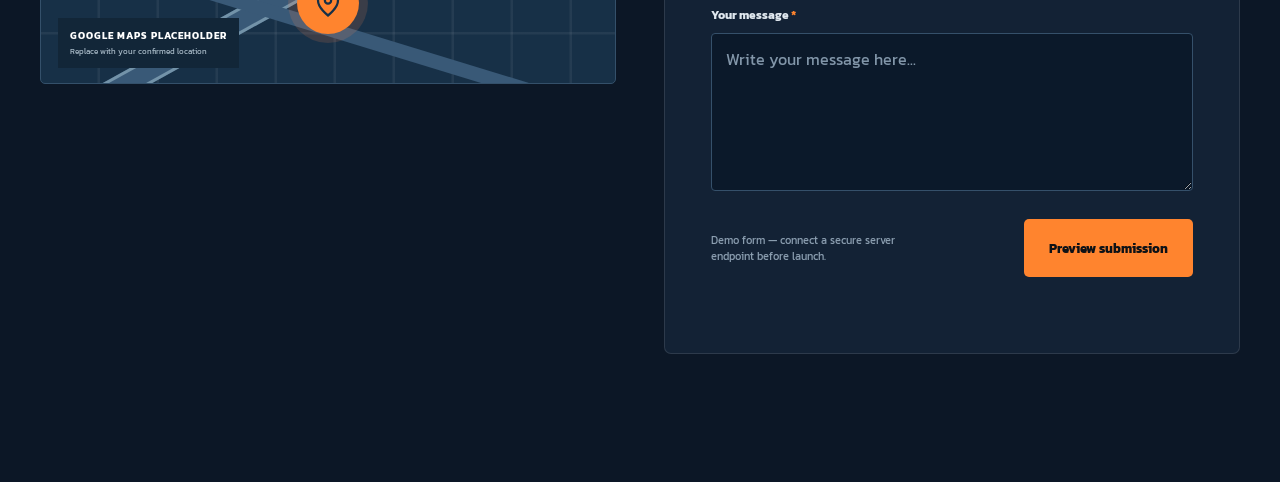
<file: why-us.html>
<!doctype html>
<html lang="en-AU">
<head>
<meta charset="utf-8"/>
<meta content="width=device-width, initial-scale=1" name="viewport"/>
<meta content="#070c13" name="theme-color"/>
<meta content="Why Us at Wellcare Foundation: community support, the $1 Movement and ways to get involved in Australia." name="description"/>
<title>Why Us | Wellcare Foundation</title>
<link href="https://fonts.googleapis.com" rel="preconnect"/>
<link crossorigin="" href="https://fonts.gstatic.com" rel="preconnect"/>
<link href="https://fonts.googleapis.com/css2?family=DM+Sans:wght@400;500;600;700&amp;family=Kanit:wght@400;500;600;700&amp;display=swap" rel="stylesheet"/>
<!-- Your supplied 13,018-line unified stylesheet, not a newly authored CSS file. -->
<link href="css/wellcare-foundation-unified.css" rel="stylesheet"/>
<script defer="" src="js/wellcare-foundation-main.js"></script>
</head>
<body class="wf-site">
<a class="skip-link" href="#main-content">Skip to main content</a>
<div aria-hidden="true" class="scroll-progress"></div>
<!-- The same SVG icon names and classes used by the homepage. -->
<svg aria-hidden="true" class="svg-sprite" focusable="false" xmlns="http://www.w3.org/2000/svg">
<symbol id="i-arrow" viewbox="0 0 24 24"><path d="M5 12h14m-6-6 6 6-6 6"></path></symbol>
<symbol id="i-arrow-up-right" viewbox="0 0 24 24"><path d="M5 19 19 5M7 5h12v12"></path></symbol>
<symbol id="i-arrow-up" viewbox="0 0 24 24"><path d="M12 19V5m-6 6 6-6 6 6"></path></symbol>
<symbol id="i-heart" viewbox="0 0 24 24"><path d="M20.5 5.5a5.2 5.2 0 0 0-7.35 0L12 6.65l-1.15-1.15a5.2 5.2 0 0 0-7.35 7.35L12 21l8.5-8.15a5.2 5.2 0 0 0 0-7.35Z"></path></symbol>
<symbol id="i-people" viewbox="0 0 24 24"><circle cx="9" cy="8" r="3"></circle><path d="M2.5 20v-2a6.5 6.5 0 0 1 13 0v2m1-14a3 3 0 0 1 0 6m1.5 2a5 5 0 0 1 3.5 4.8V20"></path></symbol>
<symbol id="i-spark" viewbox="0 0 24 24"><path d="m12 2 2.6 7.4L22 12l-7.4 2.6L12 22l-2.6-7.4L2 12l7.4-2.6L12 2Z"></path></symbol>
<symbol id="i-shield" viewbox="0 0 24 24"><path d="m12 2 8 4v6c0 5.1-3.4 8.4-8 10-4.6-1.6-8-4.9-8-10V6l8-4Z"></path><path d="m8.5 12 2.2 2.2 4.8-4.8"></path></symbol>
<symbol id="i-sun" viewbox="0 0 24 24"><circle cx="12" cy="12" r="4"></circle><path d="M12 2v2m0 16v2M4.9 4.9l1.4 1.4m11.4 11.4 1.4 1.4M2 12h2m16 0h2M4.9 19.1l1.4-1.4M17.7 6.3l1.4-1.4"></path></symbol>
<symbol id="i-home" viewbox="0 0 24 24"><path d="m3 10 9-7 9 7v11H3V10Z"></path><path d="M9 21v-8h6v8"></path></symbol>
<symbol id="i-message" viewbox="0 0 24 24"><path d="M20 11a8 8 0 0 1-8 8 8.8 8.8 0 0 1-4-.9L3 20l1.9-5A8 8 0 1 1 20 11Z"></path></symbol>
<symbol id="i-pin" viewbox="0 0 24 24"><path d="M20 10c0 6-8 12-8 12S4 16 4 10a8 8 0 1 1 16 0Z"></path><circle cx="12" cy="10" r="2.5"></circle></symbol>
</svg>
<div aria-label="Site header" data-include="components/header.html" id="site-header"></div>
<div class="mobile-backdrop" hidden=""></div>
<main id="main-content">
<section aria-labelledby="page-heading" class="hero" id="why-top"><div aria-hidden="true" class="hero__texture"></div><div class="container hero__inner"><div class="hero__copy reveal"><div class="eyebrow eyebrow--light"><span class="eyebrow__dash"></span> WELLCARE FOUNDATION <span class="eyebrow__index">/ WHY US</span></div><h1 class="section-title section-title--light" id="page-heading" style="font-size:clamp(52px,7vw,105px);line-height:.98;">People at heart.<br><span class="text-blue">Purpose in action<span class="accent-dot">.</span></span></h1><p class="hero__intro">Our values are built around compassion, inclusion and the belief that small actions can create meaningful community support.</p><div class="hero__actions"><a class="btn btn--orange" href="#page-content">Explore why us ↗</a><a class="text-link text-link--light" href="contact.html">Contact us →</a></div><div class="hero__bottom"><span aria-hidden="true" class="hero__pulse"></span><span>People • Dignity • Community</span></div></div><div class="hero__art reveal" role="img" aria-label="Illustrative Australian community photograph" style="background-image:linear-gradient(0deg,rgba(7,12,19,.45),transparent 36%),url('img/about-community1.jpg');background-size:cover;background-position:center;"><div class="hero__floating-card"><span class="round-icon round-icon--blue"><svg class="icon" aria-hidden="true"><use href="#i-heart"></use></svg></span><span><strong>People at heart</strong><small>Care, dignity and connection</small></span></div></div></div><div aria-hidden="true" class="hero__side-note">SCROLL TO EXPLORE <span>↓</span></div></section><div class="ticker" aria-label="Community and connection"><div class="ticker__track" aria-hidden="true"><span>GIVE $1 A DAY <b>✳</b> COMMUNITY <b>✳</b> CONNECTION <b>✳</b> TOGETHER <b>✳</b></span><span>GIVE $1 A DAY <b>✳</b> COMMUNITY <b>✳</b> CONNECTION <b>✳</b> TOGETHER <b>✳</b></span><span>GIVE $1 A DAY <b>✳</b> COMMUNITY <b>✳</b> CONNECTION <b>✳</b> TOGETHER <b>✳</b></span></div></div><section class="section section--light why" id="page-content"><div class="container why__grid"><div class="why__intro reveal"><div class="eyebrow">01 / WHY WELLCARE</div><h2 class="section-title">More than a meal.<br><span class="text-blue">A sense of belonging.</span></h2><p class="section-lead">We want every interaction to reflect dignity, kindness and respect.</p><div class="why__graphic" aria-hidden="true"><span>W<span>.</span></span><div class="why__graphic-ring"></div></div></div><div class="why__list"><article class="why-item reveal"><span class="why-item__number">01</span><div><h3>Compassion</h3><p>We approach hardship with empathy and practical care.</p></div><svg class="icon" aria-hidden="true"><use href="#i-arrow-up-right"></use></svg></article><article class="why-item reveal"><span class="why-item__number">02</span><div><h3>Inclusion</h3><p>We welcome people across ages, backgrounds and abilities.</p></div><svg class="icon" aria-hidden="true"><use href="#i-arrow-up-right"></use></svg></article><article class="why-item reveal"><span class="why-item__number">03</span><div><h3>Dignity and respect</h3><p>We recognise the individual behind every circumstance.</p></div><svg class="icon" aria-hidden="true"><use href="#i-arrow-up-right"></use></svg></article><article class="why-item reveal"><span class="why-item__number">04</span><div><h3>Community connection</h3><p>We seek to bring neighbours, volunteers and organisations together.</p></div><svg class="icon" aria-hidden="true"><use href="#i-arrow-up-right"></use></svg></article><article class="why-item reveal"><span class="why-item__number">05</span><div><h3>Responsible stewardship</h3><p>We aim to use contributions thoughtfully and communicate clearly.</p></div><svg class="icon" aria-hidden="true"><use href="#i-arrow-up-right"></use></svg></article></div></div></section><section class="section section--dark services" id="priorities" aria-label="02 / OUR PRIORITIES"><div class="container"><div class="section-heading reveal"><div><div class="eyebrow eyebrow--light">02 / OUR PRIORITIES</div><h2 class="section-title section-title--light">A clear purpose.<br><span class="text-orange">A shared commitment.</span></h2></div><p class="section-heading__aside">These are the principles guiding our approach, not claims of measured outcomes.</p></div><div class="services__grid"><article class="service-card reveal"><span class="service-card__top"><span class="service-card__number">01 / 06</span><svg class="icon icon--arrow" aria-hidden="true"><use href="#i-arrow-up-right"></use></svg></span><span class="service-card__icon"><svg class="icon" aria-hidden="true"><use href="#i-heart"></use></svg></span><h3>People first</h3><p>Supporting the wellbeing and dignity of the people we serve.</p><span class="service-card__rule"></span></article><article class="service-card reveal"><span class="service-card__top"><span class="service-card__number">02 / 06</span><svg class="icon icon--arrow" aria-hidden="true"><use href="#i-arrow-up-right"></use></svg></span><span class="service-card__icon"><svg class="icon" aria-hidden="true"><use href="#i-people"></use></svg></span><h3>Local partnerships</h3><p>Building relationships with Australian community organisations.</p><span class="service-card__rule"></span></article><article class="service-card reveal"><span class="service-card__top"><span class="service-card__number">03 / 06</span><svg class="icon icon--arrow" aria-hidden="true"><use href="#i-arrow-up-right"></use></svg></span><span class="service-card__icon"><svg class="icon" aria-hidden="true"><use href="#i-sun"></use></svg></span><h3>Small daily giving</h3><p>Encouraging the $1 Movement as a simple way to participate.</p><span class="service-card__rule"></span></article><article class="service-card reveal"><span class="service-card__top"><span class="service-card__number">04 / 06</span><svg class="icon icon--arrow" aria-hidden="true"><use href="#i-arrow-up-right"></use></svg></span><span class="service-card__icon"><svg class="icon" aria-hidden="true"><use href="#i-home"></use></svg></span><h3>Practical support</h3><p>Focusing on meals, food relief and real community needs.</p><span class="service-card__rule"></span></article><article class="service-card reveal"><span class="service-card__top"><span class="service-card__number">05 / 06</span><svg class="icon icon--arrow" aria-hidden="true"><use href="#i-arrow-up-right"></use></svg></span><span class="service-card__icon"><svg class="icon" aria-hidden="true"><use href="#i-message"></use></svg></span><h3>Inclusive participation</h3><p>Making space for people to give time, skills or financial support.</p><span class="service-card__rule"></span></article><article class="service-card reveal"><span class="service-card__top"><span class="service-card__number">06 / 06</span><svg class="icon icon--arrow" aria-hidden="true"><use href="#i-arrow-up-right"></use></svg></span><span class="service-card__icon"><svg class="icon" aria-hidden="true"><use href="#i-shield"></use></svg></span><h3>Transparency</h3><p>Sharing accurate information about programs and impact as it becomes available.</p><span class="service-card__rule"></span></article></div></div></section><section class="section section--light faq" id="faq"><div class="container faq__grid"><div class="faq__intro reveal"><div class="eyebrow">QUESTIONS</div><h2 class="section-title">Good questions.<br><span class="text-blue">Clear answers.</span></h2><p class="section-lead">Have another question? We would love to hear from you.</p><a class="text-link" href="contact.html">Contact us →</a></div><div class="faq__items reveal"><details class="faq-item" open><summary><span>01</span> Who does Wellcare Foundation aim to support? <span class="faq-item__plus" aria-hidden="true">+</span></summary><p>Children, families, adults, older Australians, people with disability and others experiencing hardship.</p></details><details class="faq-item" ><summary><span>02</span> Is the Foundation focused only on food? <span class="faq-item__plus" aria-hidden="true">+</span></summary><p>Food relief is an immediate focus, while our broader mission includes inclusive community support.</p></details><details class="faq-item" ><summary><span>03</span> Where does the Foundation work? <span class="faq-item__plus" aria-hidden="true">+</span></summary><p>Our current community focus is Australia.</p></details></div></div></section><section class="cta" id="get-involved"><div class="container cta__inner reveal"><div><div class="eyebrow">GET INVOLVED</div><h2>Small steps.<br><em>Shared possibilities.</em></h2><p>Discover how you can contribute to a more connected community.</p></div><a class="btn btn--white" href="contact.html">Start a conversation ↗</a><div class="cta__shape" aria-hidden="true"></div></div></section>
</main>
<div data-include="components/footer.html" id="site-footer">
</div>
<button aria-label="Back to top" class="back-to-top" type="button"><svg class="icon"><use href="#i-arrow-up"></use></svg></button>
</body>
</html>
</file>
